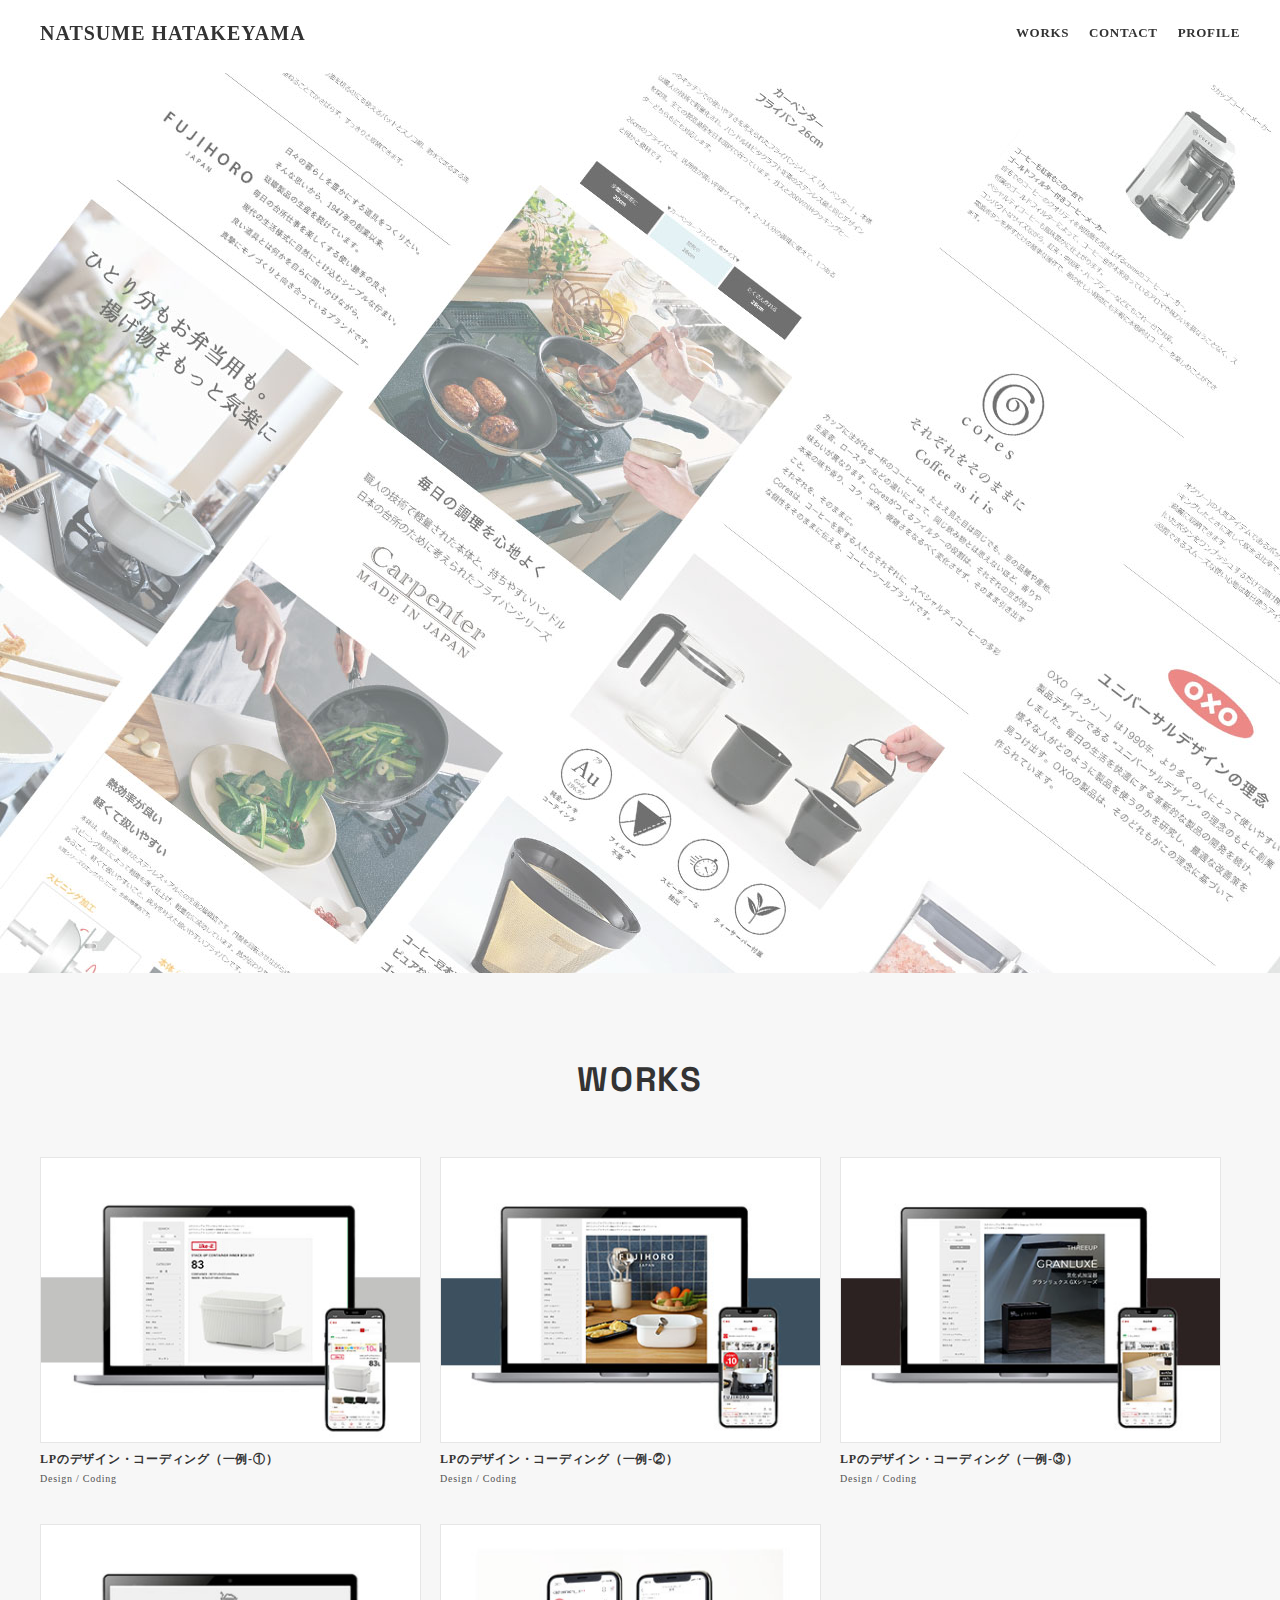
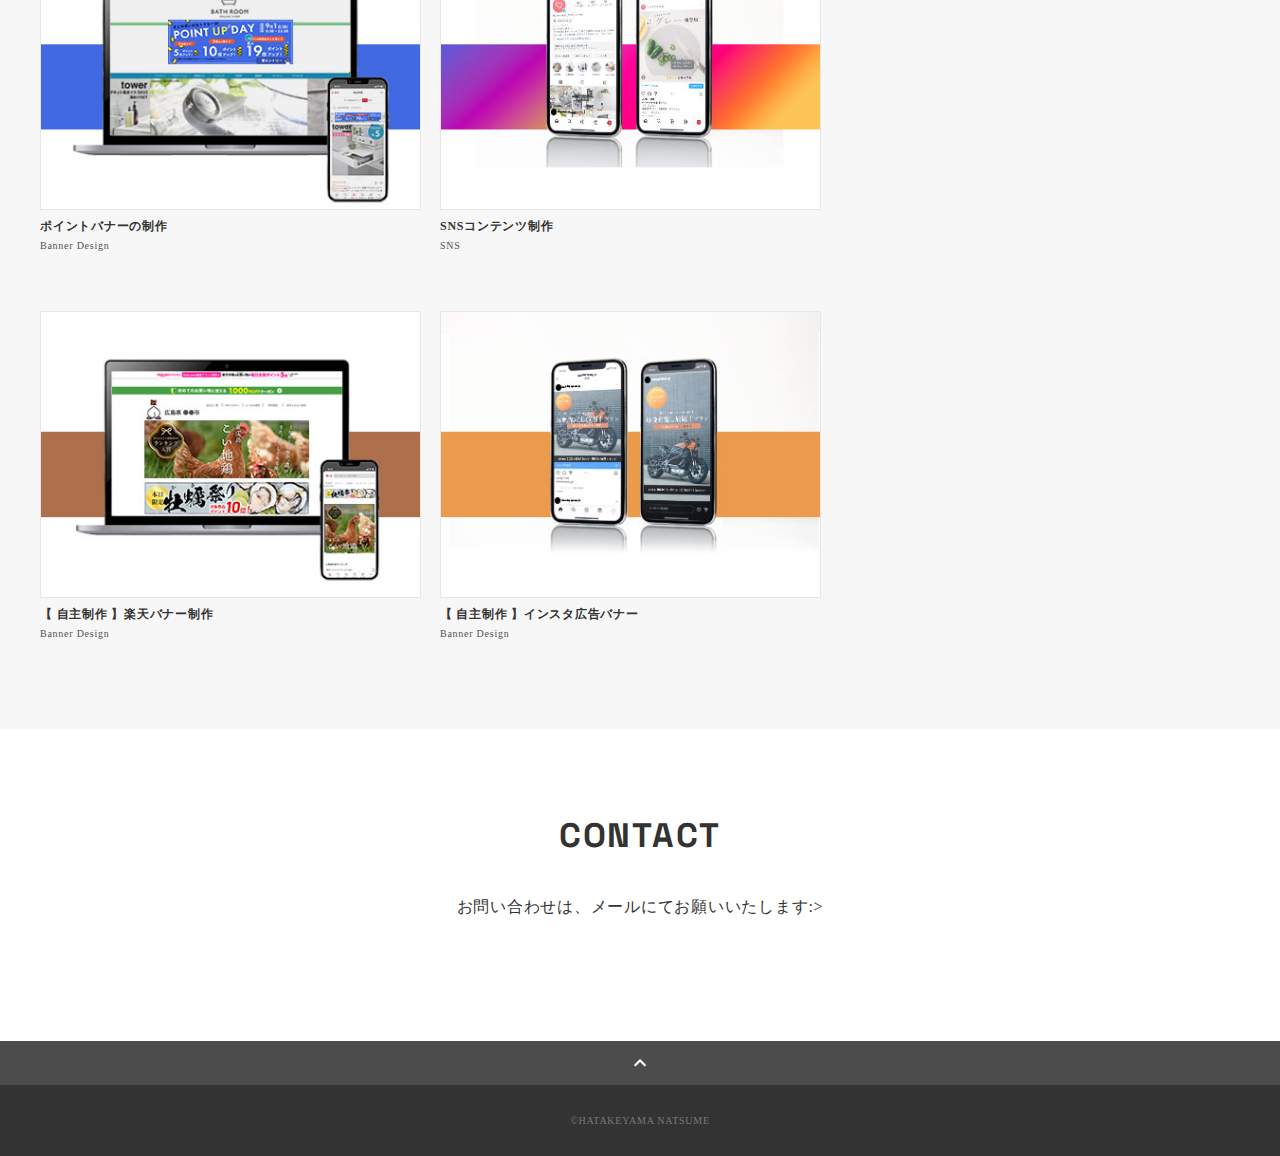
<file: index.html>
<!DOCTYPE html>
<html>

<head>
  <meta charset="utf-8">
  <meta name="viewport" content="width=device-width,initial-scale=1">
  <meta property='og:type' content='website'>
  <meta property='og:title' content='WebデザイナーNATSUME HATAKEYMA ポートフォリオ'>
  <meta property='og:url' content='URLが入る'>
  <meta property='og:description' content='NATSUME HATAKEYMAのポートフォリオサイトです。'>
  <meta property="og:image" content="img/ogp.png">
  <meta name="description" content="NATSUME HATAKEYMAのポートフォリオサイトです" />
  <title>NATSUME HATAKEYMA ポートフォリオ</title>
  <link rel="preconnect" href="https://fonts.gstatic.com">
  <link href="https://fonts.googleapis.com/css2?family=Montserrat:wght@400;700&display=swap" rel="stylesheet">
  <link href="https://fonts.googleapis.com/css?family=Material+Icons+Outlined" rel="stylesheet">
  <link href="css/ress.css" media="all" rel="stylesheet" type="text/css" />
  <link href="css/style.css" media="all" rel="stylesheet" type="text/css" />
  <link rel="shortcut icon" href="favicon/favicon.ico" />
  <link rel=”canonical” href=”URLが入る” />

   <!--ファビコン-->
   <link rel="apple-touch-icon" sizes="180x180" href="favicon/apple-touch-icon.png">
   <link rel="icon" type="image/png" sizes="32x32" href="favicon/favicon-16x16.png">
   <link rel="icon" type="image/png" sizes="16x16" href="favicon/favicon-32x32.png">
   <link rel="manifest" href="/site.webmanifest">
   <meta name="msapplication-TileColor" content="#da532c">
   <meta name="theme-color" content="#ffffff">
<!-- Googleフォント↓ -->
  <link rel="preconnect" href="https://fonts.googleapis.com">
<link rel="preconnect" href="https://fonts.gstatic.com" crossorigin>
<link href="https://fonts.googleapis.com/css2?family=Space+Grotesk:wght@700&display=swap" rel="stylesheet">
</head>

<body>
  <div class="wrapper">

    <!-- header -->
    <header class="header ">
      <div class="container">
        <h1 class="header-logo">
          <a href=".">NATSUME HATAKEYAMA</a>
        </h1>
        <nav class="gnav">
          <ul class="gnav-list">
            <li class="gnav-item"><a href="#works">WORKS</a></li>
            <li class="gnav-item"><a href="#contact">CONTACT</a></li>
            <li class="gnav-item"><a href="profile.html">PROFILE</a></li>
          </ul>
        </nav>
      </div>
    </header>
    <!-- /header -->

    <main class="content">

      <!-- mv -->
      <div class="mv">
        <div class="mv-container">
          <p class="name-tytle-2">
            <span class="slide-in leftAnime">
              <span class="slide-in_inner leftAnimeInner" style="font-size: 6rem;">EC × Design</span>
            </span>
          </p>
          <p class="name-tytle-1">
            <span class="slide-in leftAnime">
              <span class="slide-in_inner leftAnimeInner" style="font-size: 1rem; line-height: 2;">webデザイナー畠山夏芽のポートフォリオサイトです。<br>
                <br></span>
            </span>
          </p>
        </div>
      </div>
      <!-- /mv -->

      <!-- works -->
      <section class="works section" id="works">
        <div class="container">
          <p class="title-p">
          <h2 class="title">WORKS</h2>
        </p>
          <div class="works-list">
            <!--<a class="works-item" href="works-page1.html">
              <div class="works-img"><img src="img/works-sam01.jpg" alt="" /></div>
              <p class="works-name">楽天自社運用店舗の<br>特集ページ企画・デザイン</p>
              <p class="works-info">Planning / Design / Coding</p>
            </a>-->
            <a class="works-item" href="works-page2.html">
              <div class="works-img"><img src="img/works-sam02.jpg" alt="" /></div>
              <p class="works-name">LPのデザイン・コーディング（一例-①）</p>
              <p class="works-info">Design / Coding</p>
            </a>
            <a class="works-item" href="works-page3.html">
              <div class="works-img"><img src="img/works-sam03.jpg" alt="" /></div>
              <p class="works-name">LPのデザイン・コーディング（一例-②）</p>
              <p class="works-info">Design / Coding</p>
            </a>
            <a class="works-item" href="works-page8.html">
              <div class="works-img"><img src="img/works-sam08.jpg" alt="" /></div>
              <p class="works-name">LPのデザイン・コーディング（一例-③）</p>
              <p class="works-info">Design / Coding</p>
            </a>
            <a class="works-item" href="works-page4.html">
              <div class="works-img"><img src="img/works-sam04.jpg" alt="" /></div>
              <p class="works-name">ポイントバナーの制作</p>
              <p class="works-info">Banner Design</p>
            </a>
            <a class="works-item" href="works-page7.html">
              <div class="works-img"><img src="img/works-sam07.jpg" alt="" /></div>
              <p class="works-name">SNSコンテンツ制作
              </p>
              <p class="works-info">SNS</p>
            </a>
          </div>

          <div class="works-list">
            <a class="works-item" href="works-page5.html">
              <div class="works-img"><img src="img/works-sam05.jpg" alt="" /></div>
              <p class="works-name">【 自主制作 】楽天バナー制作</p>
              <p class="works-info">Banner Design</p>
            </a>
            <a class="works-item" href="works-page6.html">
              <div class="works-img"><img src="img/works-sam06.jpg" alt="" /></div>
              <p class="works-name">【 自主制作 】インスタ広告バナー</p>
              <p class="works-info">Banner Design</p>
            </a>
          </div>
        </div>
      </section>
      <!-- /works -->

      <!-- skill 

      <section class="skill section" id="skill">
        <div class="container">
          <h2 class="title">SKILL</h2>
          <div class="skill-list">
            <div class="skill-item">
              <p class="skill-img"><img src="img/icon01.png" alt=""></p>
              <div class="skill-body">
                <h3 class="skill-name">Photoshop<span style="font-size: small;">/実務使用2年以上</span></h3>
                <p class="skill-text">
                  LPの制作・バナーの作成・画像加工(切り抜き・合成・色調補正・修正)などが得意です。</p>
              </div>
            </div>
            <div class="skill-item">
              <p class="skill-img"><img src="img/icon02.png" alt=""></p>
              <div class="skill-body">
                <h3 class="skill-name">illustrator<span style="font-size: small;">/実務使用1年以上</span></h3>
                <p class="skill-text">
                  商品の図解イラストの作成や、バナーに挿入するイラストや図の作成ができます。<br> </p>
              </div>
            </div>
            <div class="skill-item">
              <p class="skill-img"><img src="img/icon04.png" alt=""></p>
              <div class="skill-body">
                <h3 class="skill-name">HTML5・CSS3<span style="font-size: small;">/実務使用2年以上</span></h3>
                <p class="skill-text">
                  基本的なwebページを1からコーティングできます。現在JavaScriptを勉強中。</p>
              </div>
            </div>
            <div class="skill-item">
              <p class="skill-img"><img src="img/icon05.png" alt=""></p>
              <div class="skill-body">
                <h3 class="skill-name">RMS<span style="font-size: small;">/実務使用2年以上</span>
                </h3>
                <p class="skill-text">
                  楽天RMSシステムを用いた商品登録、ページ作成及び更新、顧客対応（お問い合わせへの返信）ができます。</p>
              </div>
            </div>
            <div class="skill-item">
              <p class="skill-img"><img src="img/icon03.png" alt=""></p>
              <div class="skill-body">
                <h3 class="skill-name">After effects</h3>
                <p class="skill-text">
                  自作のイラストを用いた、カンタンなアニメーションの作成・動画のアイキャッチなどの作成ができます。</p>
              </div>
            </div>
          </div>
        </div>
      </section>

       /skill -->

      <!-- about 
      <section class="about section" id="about">
        <div class="container">
          <h2 class="title">ABOUT</h2>
          <div class="profile">
            <p class="profile-img">
              <img src="img/kao.png" alt="">
            </p>
            <div class="profile-body">
              <h2>
                <ruby>畠山 夏芽<rt>はたけやま なつめ</rt></ruby>
              </h2>
              <p>
                1998年生まれ 広島県出身。<br>
                高校卒業後、公務員として区役所市税事務所に勤務。<br>その後職業訓練校にてwebデザインを学び、現在はECサイトのwebデザイナーをしている。<br>
                自社で運営している楽天・ヤフーショップにてLPの制作・バナー作成・SNSの運用などを担当中。
              </p>
              <a class="contact-item" href="/profile.html" target="_blank" rel="noopener">詳しいプロフィールを見る→</a>
            </div>
          </div>
        </div>
      </section>
       /about -->

      <!-- contact -->
      <section class="contact section" id="contact">
        <div class="container">
          <h2 class="title">CONTACT</h2>
          <p class="lead">
            お問い合わせは、<br class="sp-only">メールにてお願いいたします:>
          </p>
          <!--<div class="contact-list">
            <span class="contact-item">xxxxxx@gmail.com</span>
          </div>-->
        </div>
      </section>
      <!-- /contact -->
      <div class="page-top" id="js-page-top">
        <span class="material-icons-outlined">expand_less</span>
      </div>
    </main>

    <!-- footer -->
    <footer class="footer">
      <div class="copyright">&copy;HATAKEYAMA NATSUME</div>
    </footer>
    <!-- /footer -->

  </div>
  <script src="https://ajax.googleapis.com/ajax/libs/jquery/3.6.0/jquery.min.js"></script>
  <script type='text/javascript' src="js/script.js"></script>
</body>

</html>
</file>
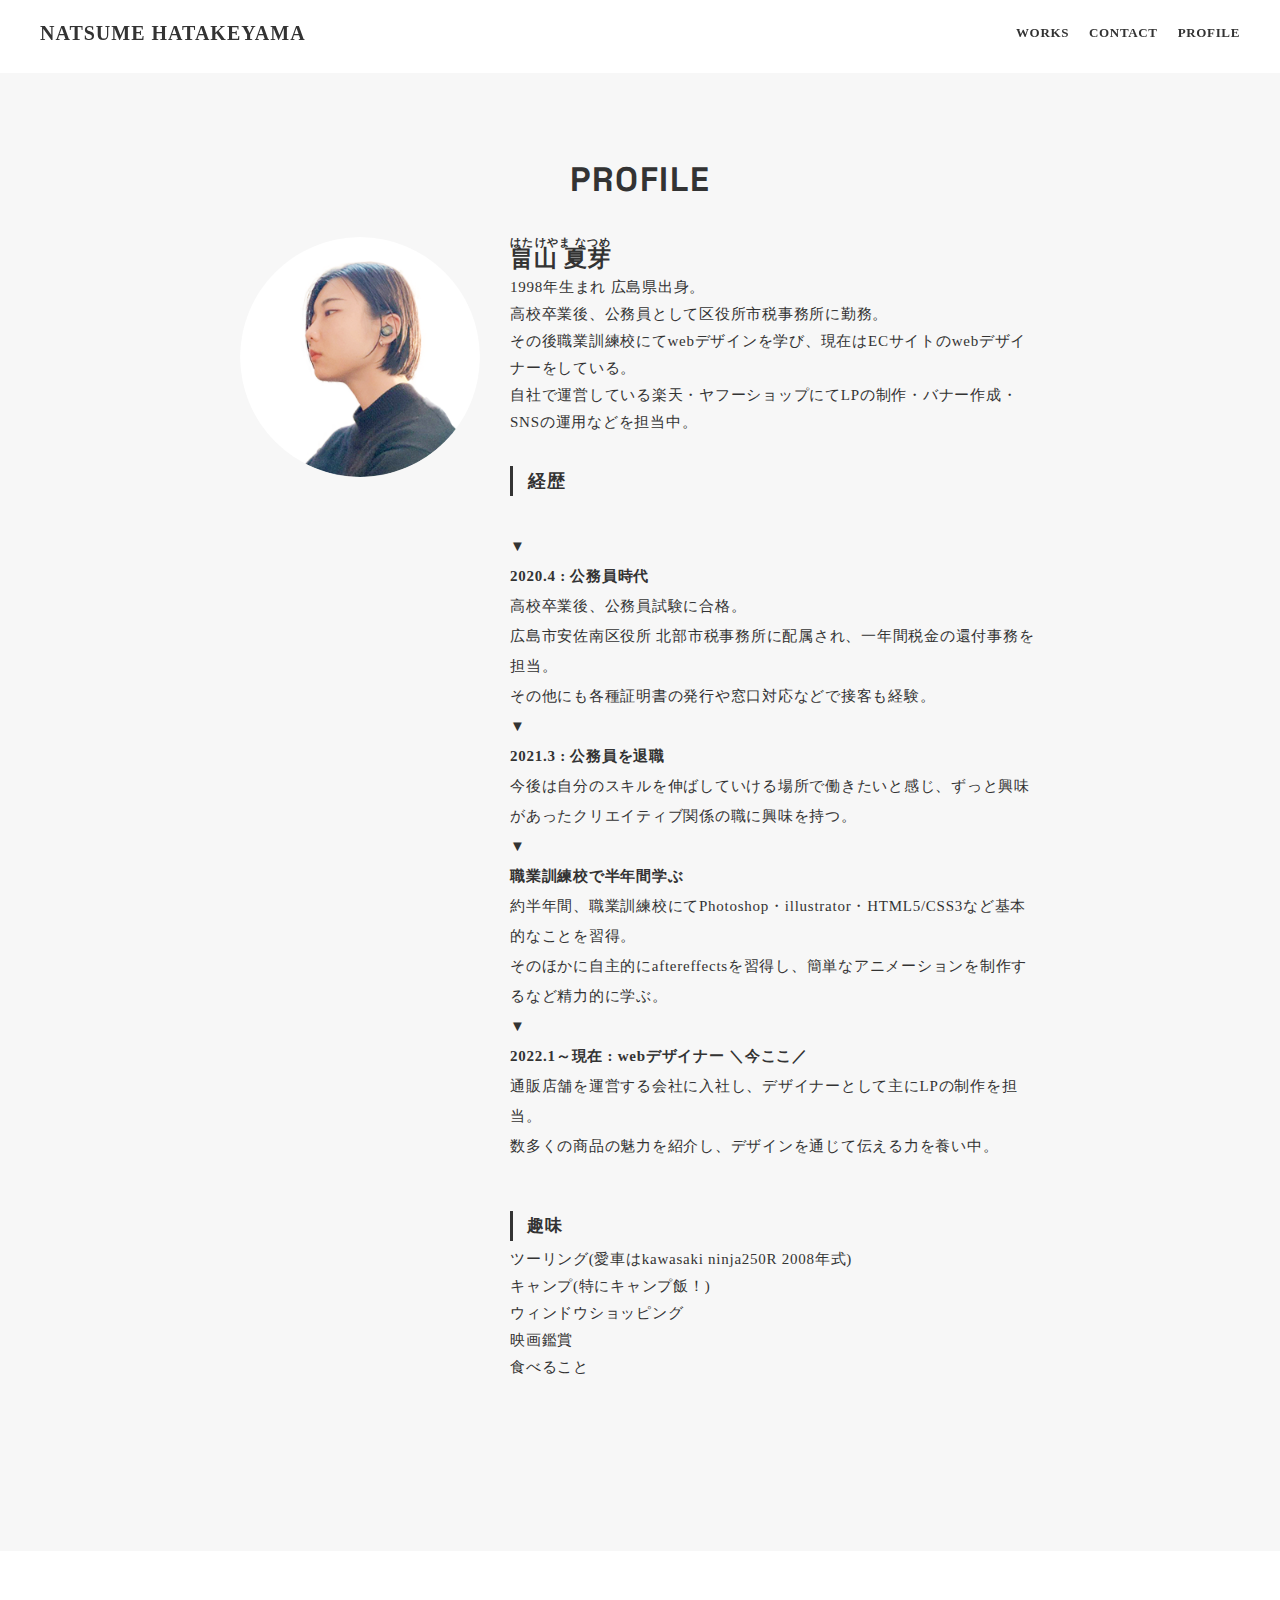
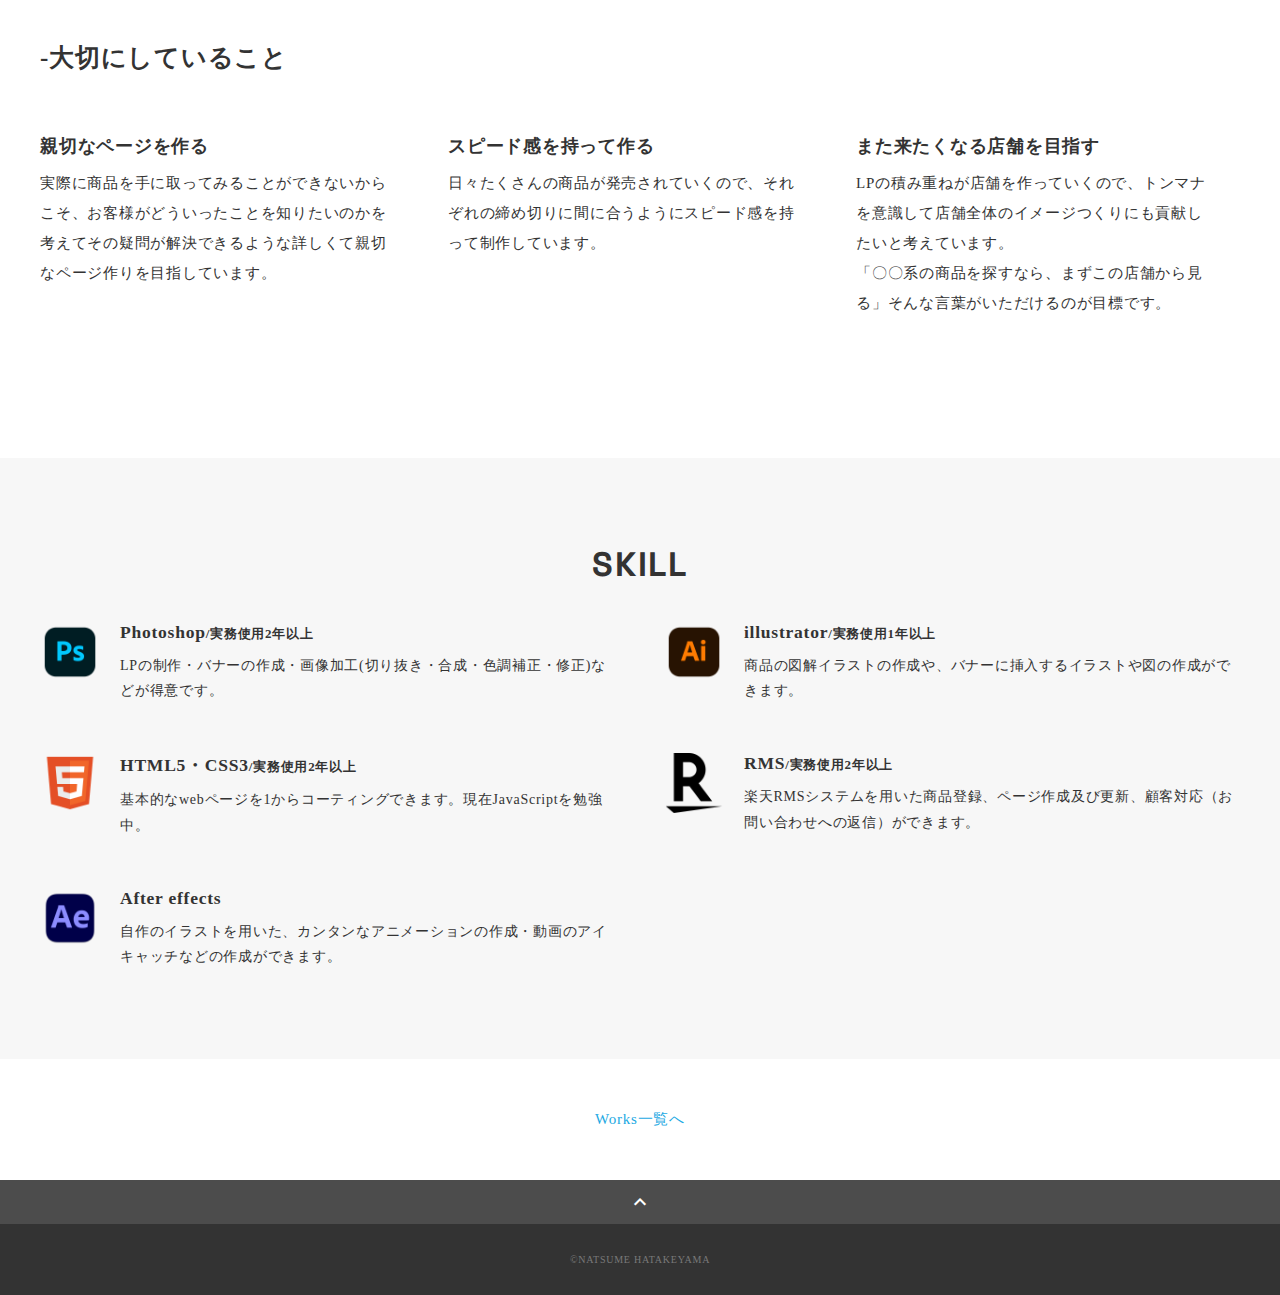
<file: profile.html>
<!DOCTYPE html>
<html>

<head>
  <meta charset="utf-8">
  <meta name="viewport" content="width=device-width,initial-scale=1">
  <meta property='og:type' content='website'>
  <meta property='og:title' content='WebデザイナーNATSUME HATAKEYMA ポートフォリオ'>
  <meta property='og:url' content='URLが入る'>
  <meta property='og:description' content='NATSUME HATAKEYMAのポートフォリオサイトです。'>
  <meta property="og:image" content="img/ogp.png">
  <meta name="description" content="NATSUME HATAKEYMAのポートフォリオサイトです" />
  <title>NATSUME HATAKEYMA ポートフォリオ</title>
  <link rel="preconnect" href="https://fonts.gstatic.com">
  <link href="https://fonts.googleapis.com/css2?family=Montserrat:wght@400;700&display=swap" rel="stylesheet">
  <link href="https://fonts.googleapis.com/css?family=Material+Icons+Outlined" rel="stylesheet">
  <link href="css/ress.css" media="all" rel="stylesheet" type="text/css" />
  <link href="css/style.css" media="all" rel="stylesheet" type="text/css" />
  <link rel="shortcut icon" href="favicon/favicon.ico" />
  <link rel=”canonical” href=”URLが入る” />

  <!--ファビコン-->
  <link rel="apple-touch-icon" sizes="180x180" href="favicon/apple-touch-icon.png">
  <link rel="icon" type="image/png" sizes="32x32" href="favicon/favicon-16x16.png">
  <link rel="icon" type="image/png" sizes="16x16" href="favicon/favicon-32x32.png">
  <link rel="manifest" href="/site.webmanifest">
  <meta name="msapplication-TileColor" content="#da532c">
  <meta name="theme-color" content="#ffffff">
  <!-- Googleフォント↓ -->
  <link rel="preconnect" href="https://fonts.googleapis.com">
  <link rel="preconnect" href="https://fonts.gstatic.com" crossorigin>
  <link href="https://fonts.googleapis.com/css2?family=Space+Grotesk:wght@700&display=swap" rel="stylesheet">
</head>

<body>
  <div class="wrapper">

    <!-- header -->
    <header class="header ">
      <div class="container">
        <h1 class="header-logo">
          <a href=".">NATSUME HATAKEYAMA</a>
        </h1>
        <nav class="gnav">
          <ul class="gnav-list">
            <li class="gnav-item"><a href="/index.html#works">WORKS</a></li>
            <li class="gnav-item"><a href="/index.html#contact">CONTACT</a></li>
            <li class="gnav-item"><a href="profile.html">PROFILE</a></li>
          </ul>
        </nav>
      </div>
    </header>
    <!-- /header -->

    <main class="content">
      <!-- PROFILE -->
      <section class="about section" id="about">
        <div class="container">
          <h2 class="title">PROFILE</h2>
          <div class="profile">
            <div class="profile-img">
              <img src="img/kao.png" alt="">
            </div>
            <div class="profile-body">


              <h2>
                <ruby>畠山 夏芽<rt>はたけやま なつめ</rt></ruby>
              </h2>
              <p>
                1998年生まれ 広島県出身。<br>
                高校卒業後、公務員として区役所市税事務所に勤務。<br>その後職業訓練校にてwebデザインを学び、現在はECサイトのwebデザイナーをしている。<br>
                自社で運営している楽天・ヤフーショップにてLPの制作・バナー作成・SNSの運用などを担当中。
              </p>
              <article class="article-body">
                <div class="profile-p">
                  <h3 style="font-size: larger;">経歴</h3><br>
                  <!--<p><b>2017.3 : 高等学校卒業</b><br>
                    高校卒業後、家庭の経済事情により大学には進学せずしばらくアルバイト生活を送る。<br>
                    ▼<br><b>2018.3</b><br>
                    いくつかアルバイトを経験した後人の役に立てる実感のある仕事をと考え、結果公務員を目指すことに。<br>
                    アルバイトは続けながら専門学校に通って勉強を頑張る。<br> -->
                    ▼<br><b>2020.4 : 公務員時代</b><br>
                    高校卒業後、公務員試験に合格。<br>
                    広島市安佐南区役所 北部市税事務所に配属され、一年間税金の還付事務を担当。<br>
                    その他にも各種証明書の発行や窓口対応などで接客も経験。<br>
                    ▼<br><b>2021.3 : 公務員を退職</b><br>
                    今後は自分のスキルを伸ばしていける場所で働きたいと感じ、ずっと興味があったクリエイティブ関係の職に興味を持つ。<br>
                    ▼<br><b>職業訓練校で半年間学ぶ</b><br>
                    約半年間、職業訓練校にてPhotoshop・illustrator・HTML5/CSS3など基本的なことを習得。<br>そのほかに自主的にaftereffectsを習得し、簡単なアニメーションを制作するなど精力的に学ぶ。
                    <br>
                    ▼<br><b>2022.1～現在 : webデザイナー ＼今ここ／</b><br>
                    通販店舗を運営する会社に入社し、デザイナーとして主にLPの制作を担当。<br>
                    数多くの商品の魅力を紹介し、デザインを通じて伝える力を養い中。
                  </p>
                </div>

                <!--<div class="profile-p">
                  <h3>性格</h3>
                  <p>打たれ弱いけど諦めない
                  </p>
                </div>-->

                <div class="profile-p">
                  <h3>趣味</h3>
                  <p>ツーリング(愛車はkawasaki ninja250R 2008年式)<br>
                    キャンプ(特にキャンプ飯！)<br>
                    ウィンドウショッピング<br>
                    映画鑑賞<br>
                    食べること
                  </p>
                </div>

                <!--<div class="profile-p">
                  <h3>今後の目標</h3>
                  <p>・30歳になるまでに新店舗のトップページデザインを任せてもらえるまでにデザイナーとしての力をつけること。<br>
                    ・商品開発にも携われるようになること。<br>
                    ・大型二輪の免許をとること。</p>
                </div>-->

              </article>
            </div>
          </div>
        </div>
      </section>
      <!-- /PROFILE -->
       <!--ABOUT -->
      <section class="about section">
        <div class="container">
          <!--<h2 class="title">ABOUT</h2>
          <h4 style="font-size: 45px;">届けるを大切にしたい。</h4><br><br>
          <p style="font-size: 18px; line-height: 200%;"><b>
            ただ“売ること”を目的にするのではなく、<br>自分が作ったページから商品を買っていただいたお客様の生活が<br>
            素敵で楽しいものになってくれるといいなと思い日々制作しています。
              </b>

            <br><br><br>-->
            <h4 style="font-size: 25px;">-大切にしていること</h4>
            <div class="profile-list">
              <div class="profile-item">
                <p class="profile-p-tytle">親切なページを作る</p>
                <p class="profile-p">
                  実際に商品を手に取ってみることができないからこそ、お客様がどういったことを知りたいのかを考えてその疑問が解決できるような詳しくて親切なページ作りを目指しています。
                </p>
              </div>
              <div class="profile-item">
                <p class="profile-p-tytle">スピード感を持って作る</p>
                <p class="profile-p">
                  日々たくさんの商品が発売されていくので、それぞれの締め切りに間に合うようにスピード感を持って制作しています。
                </p>
              </div>
              <div class="profile-item">
                <p class="profile-p-tytle">また来たくなる店舗を目指す</p>
                <p class="profile-p">
                  LPの積み重ねが店舗を作っていくので、トンマナを意識して店舗全体のイメージつくりにも貢献したいと考えています。<br>
                  「〇〇系の商品を探すなら、まずこの店舗から見る」そんな言葉がいただけるのが目標です。
                </p>
              </div>
            </div>

          </p>
        </div>
      </section>

      <!-- /ABOUT -->

      <!-- skill -->

      <section class="skill section" id="skill">
        <div class="container">
          <h2 class="title">SKILL</h2>
          <div class="skill-list">
            <div class="skill-item">
              <p class="skill-img"><img src="img/icon01.png" alt=""></p>
              <div class="skill-body">
                <h3 class="skill-name">Photoshop<span style="font-size: small;">/実務使用2年以上</span></h3>
                <p class="skill-text">
                  LPの制作・バナーの作成・画像加工(切り抜き・合成・色調補正・修正)などが得意です。</p>
              </div>
            </div>
            <div class="skill-item">
              <p class="skill-img"><img src="img/icon02.png" alt=""></p>
              <div class="skill-body">
                <h3 class="skill-name">illustrator<span style="font-size: small;">/実務使用1年以上</span></h3>
                <p class="skill-text">
                  商品の図解イラストの作成や、バナーに挿入するイラストや図の作成ができます。<br> </p>
              </div>
            </div>
            <div class="skill-item">
              <p class="skill-img"><img src="img/icon04.png" alt=""></p>
              <div class="skill-body">
                <h3 class="skill-name">HTML5・CSS3<span style="font-size: small;">/実務使用2年以上</span></h3>
                <p class="skill-text">
                  基本的なwebページを1からコーティングできます。現在JavaScriptを勉強中。</p>
              </div>
            </div>
            <div class="skill-item">
              <p class="skill-img"><img src="img/icon05.png" alt=""></p>
              <div class="skill-body">
                <h3 class="skill-name">RMS<span style="font-size: small;">/実務使用2年以上</span>
                </h3>
                <p class="skill-text">
                  楽天RMSシステムを用いた商品登録、ページ作成及び更新、顧客対応（お問い合わせへの返信）ができます。</p>
              </div>
            </div>
            <div class="skill-item">
              <p class="skill-img"><img src="img/icon03.png" alt=""></p>
              <div class="skill-body">
                <h3 class="skill-name">After effects</h3>
                <p class="skill-text">
                  自作のイラストを用いた、カンタンなアニメーションの作成・動画のアイキャッチなどの作成ができます。</p>
              </div>
            </div>
          </div>
        </div>
      </section>
      <!-- /skill -->


      <div class="home-link"><br><br><br>
        <a href="./#works">Works一覧へ</a>
      </div>
      <br><br><br>

      <div class="page-top" id="js-page-top">
        <span class="material-icons-outlined">expand_less</span>
      </div>
    </main>

    <!-- footer -->
    <footer class="footer">
      <div class="copyright">&copy;NATSUME HATAKEYAMA</div>
    </footer>
    <!-- /footer -->

  </div>
  <script src="https://ajax.googleapis.com/ajax/libs/jquery/3.5.1/jquery.min.js"></script>
  <script type='text/javascript' src="js/script.js"></script>
</body>

</html>
</file>
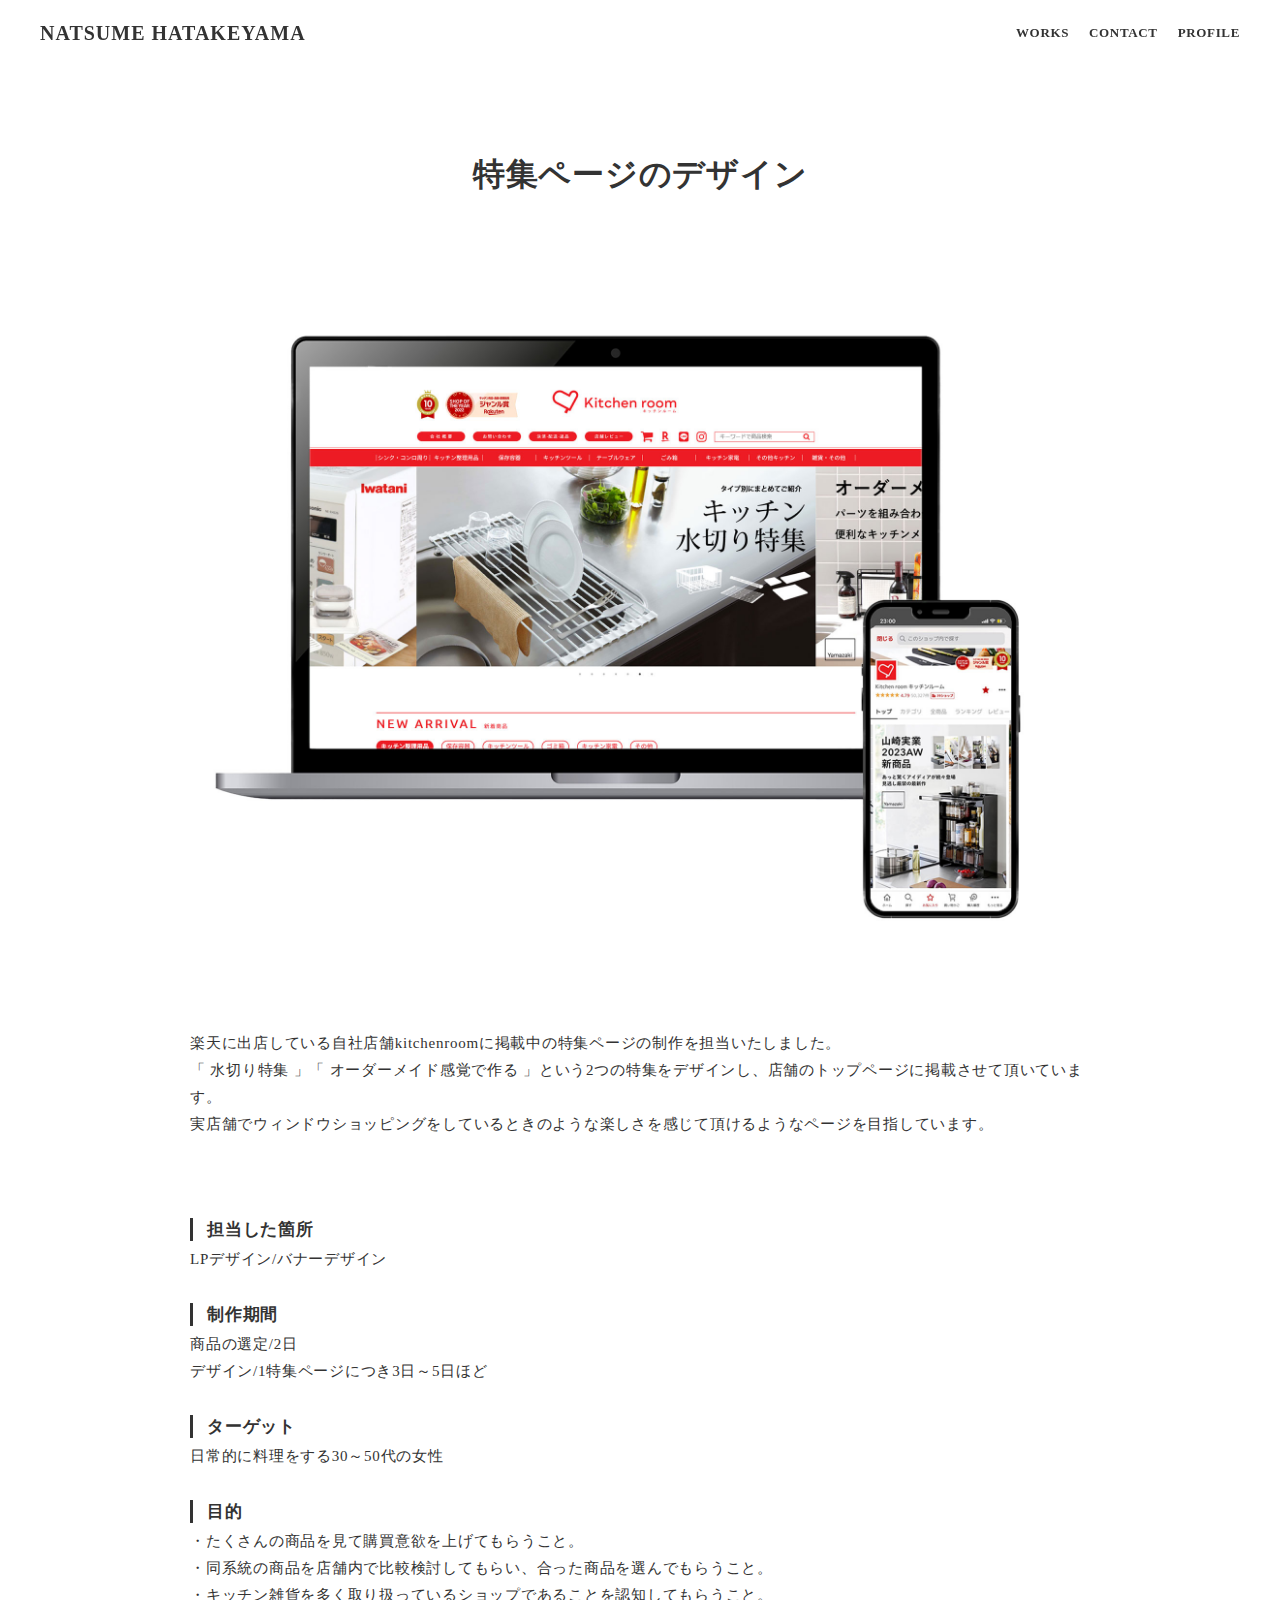
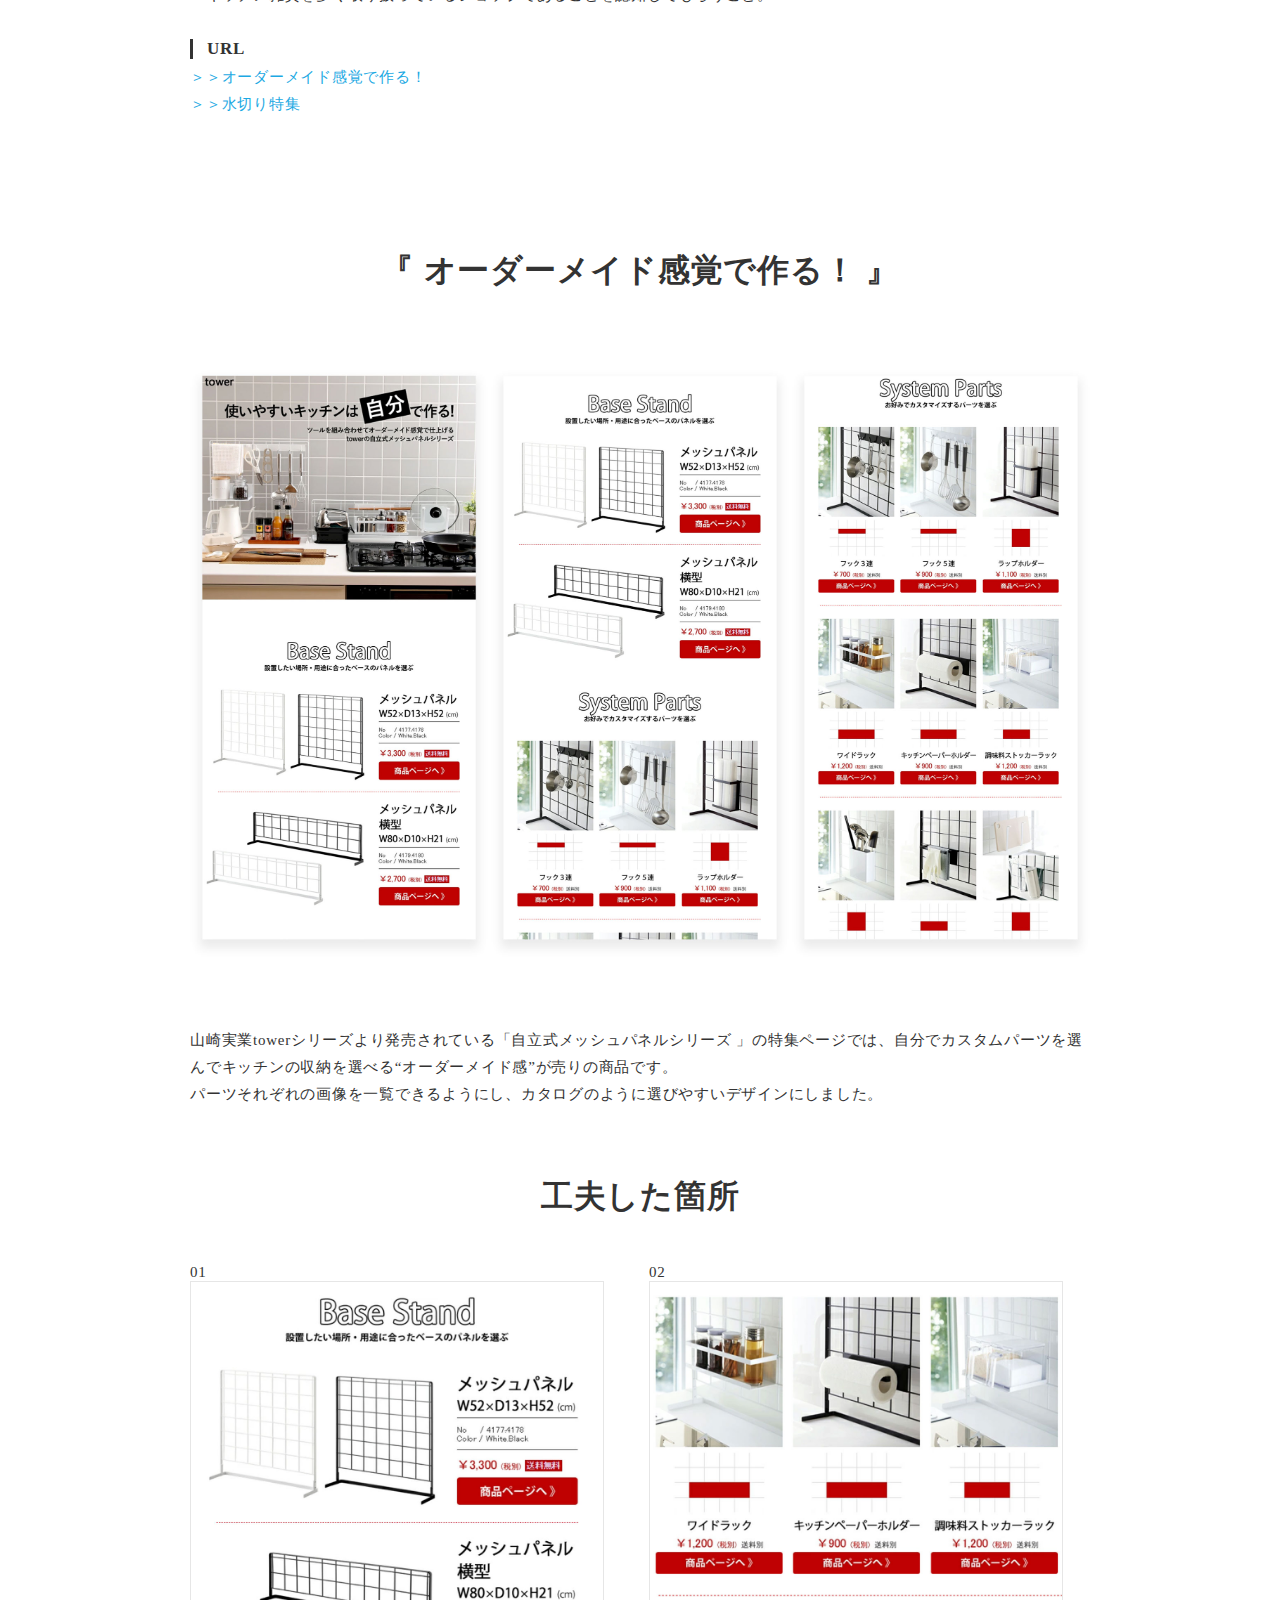
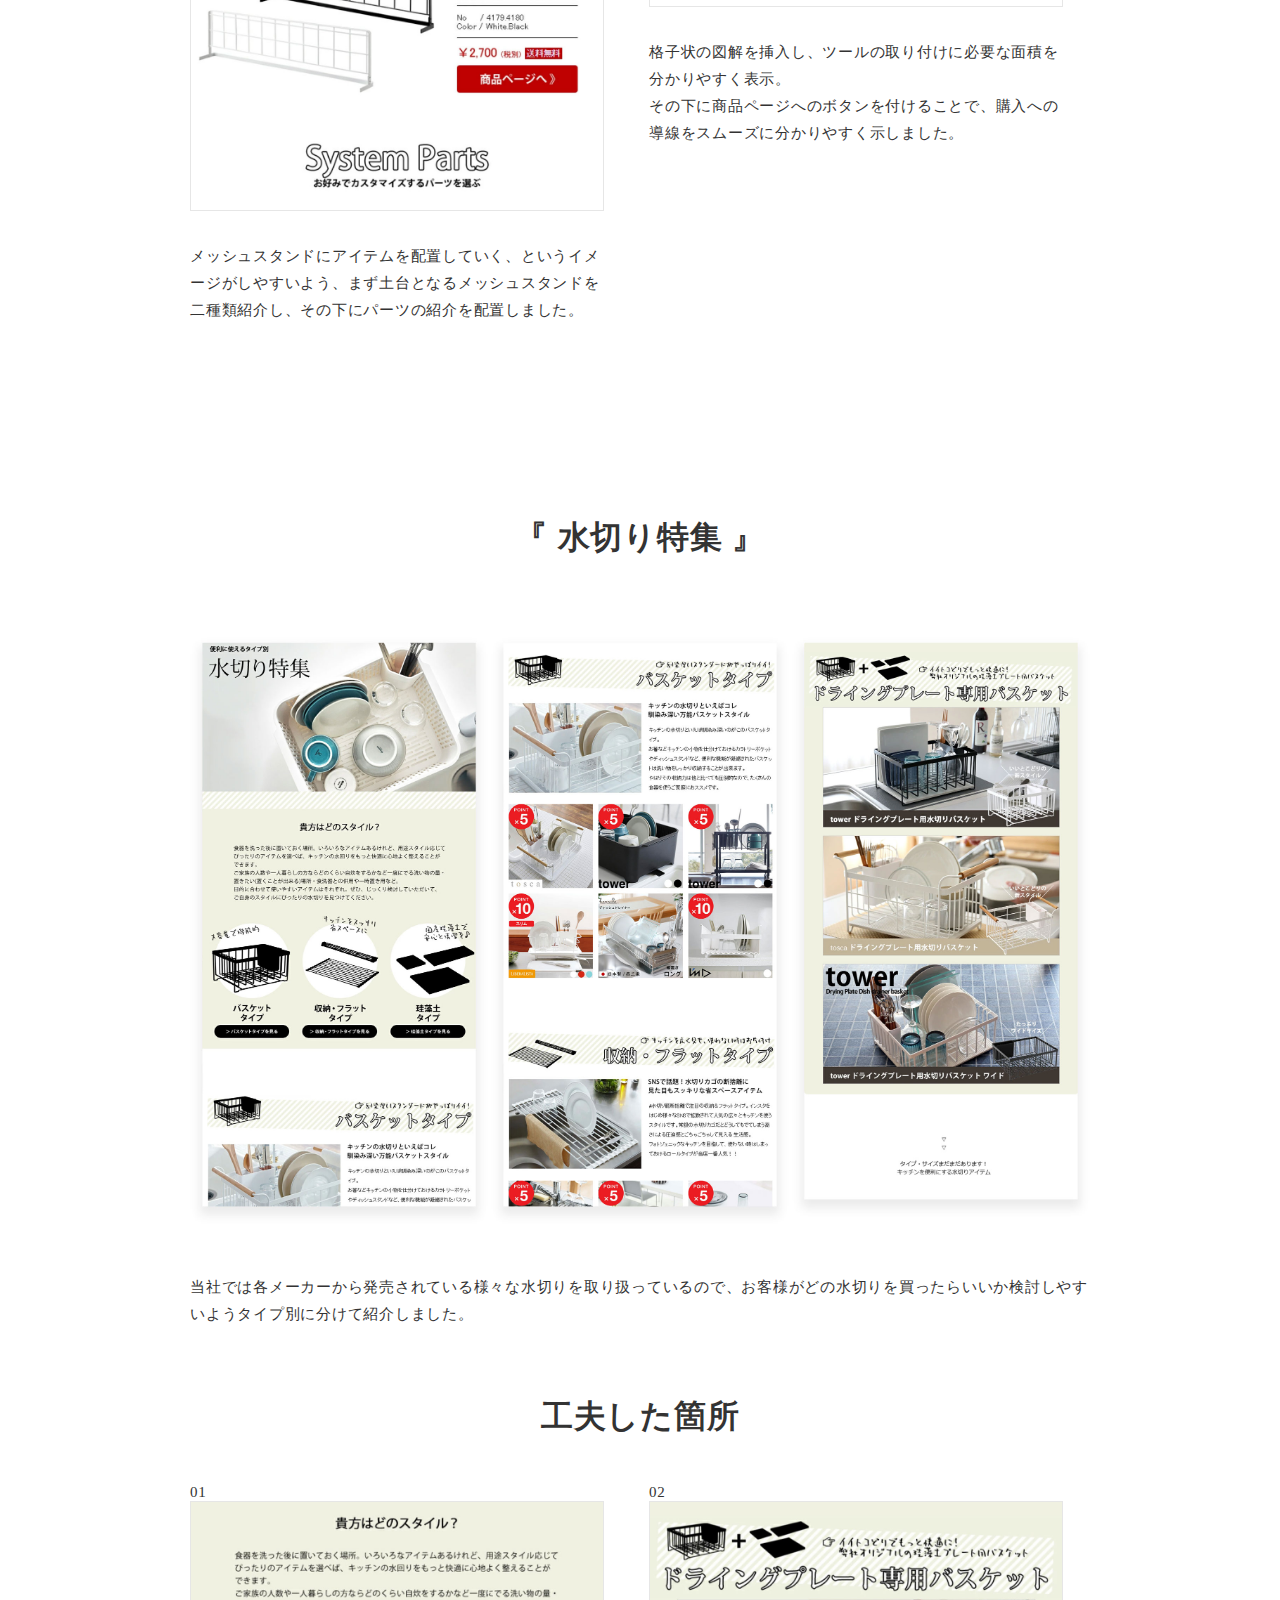
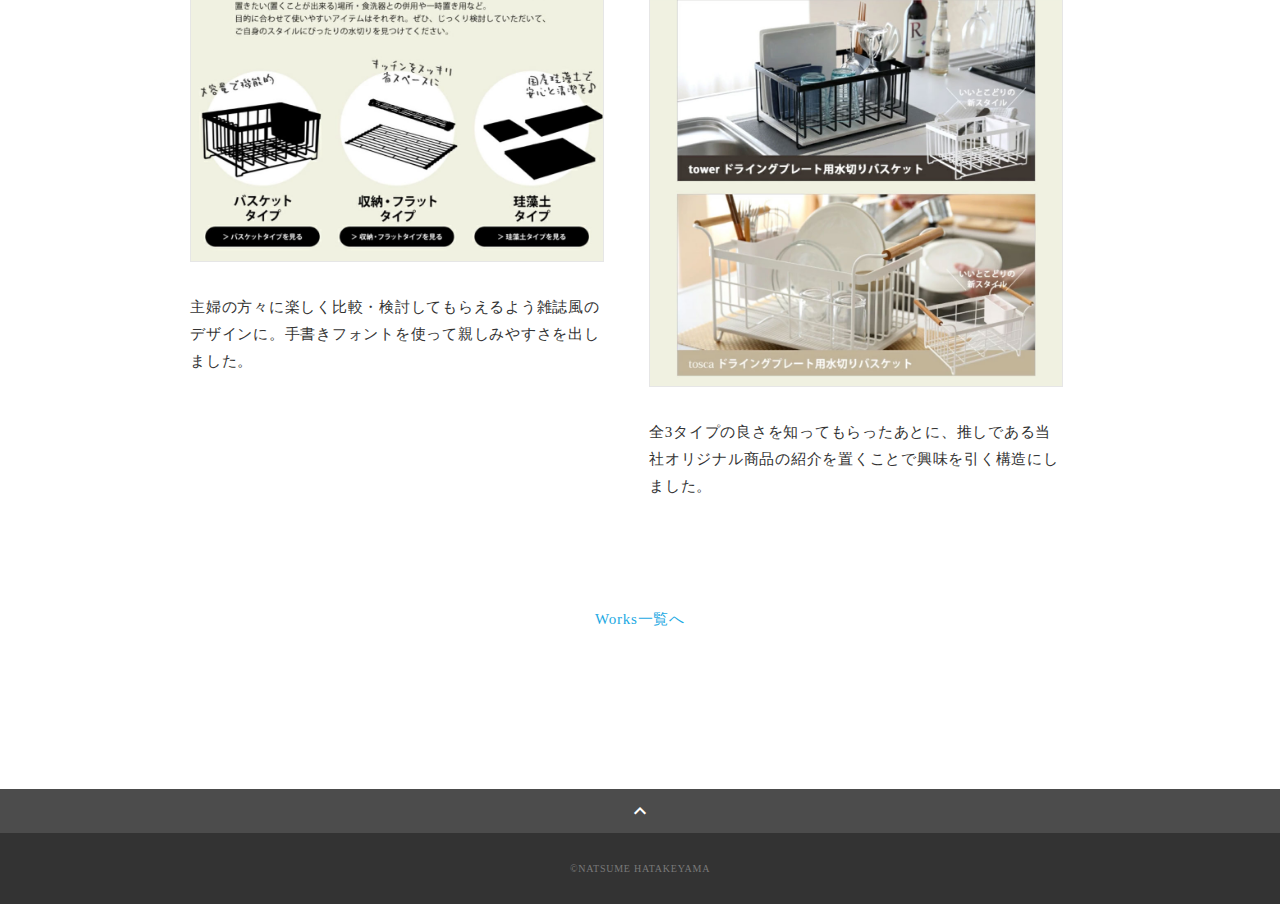
<file: works-page1.html>
<!DOCTYPE html>
<html>

<head>
  <meta charset="utf-8">
  <meta name="viewport" content="width=device-width,initial-scale=1">
  <meta property='og:type' content='website'>
  <meta property='og:title' content='WebデザイナーNATSUME HATAKEYMA ポートフォリオ'>
  <meta property='og:url' content='URLが入る'>
  <meta property='og:description' content='NATSUME HATAKEYMAのポートフォリオサイトです。'>
  <meta property="og:image" content="img/ogp.png">
  <meta name="description" content="NATSUME HATAKEYMAのポートフォリオサイトです" />
  <title>NATSUME HATAKEYMA ポートフォリオ</title>
  <link rel="preconnect" href="https://fonts.gstatic.com">
  <link href="https://fonts.googleapis.com/css2?family=Montserrat:wght@400;700&display=swap" rel="stylesheet">
  <link href="https://fonts.googleapis.com/css?family=Material+Icons+Outlined" rel="stylesheet">
  <link href="css/ress.css" media="all" rel="stylesheet" type="text/css" />
  <link href="css/style.css" media="all" rel="stylesheet" type="text/css" />
  <link rel="shortcut icon" href="favicon/favicon.ico" />
  <link rel=”canonical” href=”URLが入る” />

  <!--ファビコン-->
  <link rel="apple-touch-icon" sizes="180x180" href="favicon/apple-touch-icon.png">
  <link rel="icon" type="image/png" sizes="32x32" href="favicon/favicon-16x16.png">
  <link rel="icon" type="image/png" sizes="16x16" href="favicon/favicon-32x32.png">
  <link rel="manifest" href="/site.webmanifest">
  <meta name="msapplication-TileColor" content="#da532c">
  <meta name="theme-color" content="#ffffff">
  <!-- Googleフォント↓ -->
  <link rel="preconnect" href="https://fonts.googleapis.com">
  <link rel="preconnect" href="https://fonts.gstatic.com" crossorigin>
  <link href="https://fonts.googleapis.com/css2?family=Space+Grotesk:wght@700&display=swap" rel="stylesheet">
</head>

<body>
  <div class="wrapper">

    <!-- header -->
    <header class="header ">
      <div class="container">
        <h1 class="header-logo">
          <a href=".">NATSUME HATAKEYAMA</a>
        </h1>
        <nav class="gnav">
          <ul class="gnav-list">
            <li class="gnav-item"><a href="/index.html#works">WORKS</a></li>
            <li class="gnav-item"><a href="/index.html#contact">CONTACT</a></li>
            <li class="gnav-item"><a href="profile.html">PROFILE</a></li>
          </ul>
        </nav>
      </div>
    </header>
    <!-- /header -->

    <main class="content">

      <article class="article">
        <div class="article-container">
          <h2 class="article-title">特集ページのデザイン</h2>
          <img src="img/works-01-01.jpg" style="margin-bottom:50px ;">


          <div class="article-body">
            <p>
              楽天に出店している自社店舗kitchenroomに掲載中の特集ページの制作を担当いたしました。<br>
              「 水切り特集 」「 オーダーメイド感覚で作る 」という2つの特集をデザインし、店舗のトップページに掲載させて頂いています。<br>
              実店舗でウィンドウショッピングをしているときのような楽しさを感じて頂けるようなページを目指しています。<br>
            </p>
          </div>
          <div class="article-body">
            <h3>担当した箇所</h3>
            <p>LPデザイン/バナーデザイン</p>
            <h3>制作期間</h3>
            <p>商品の選定/2日<br>
              デザイン/1特集ページにつき3日～5日ほど
            </p>
            <h3>ターゲット</h3>
            <p>日常的に料理をする30～50代の女性</p>
            <h3>目的</h3>
            <p>・たくさんの商品を見て購買意欲を上げてもらうこと。<br>
              ・同系統の商品を店舗内で比較検討してもらい、合った商品を選んでもらうこと。<br>
              ・キッチン雑貨を多く取り扱っているショップであることを認知してもらうこと。</p>
            <h3>URL</h3>
            <p><a href="https://item.rakuten.co.jp/kaguzaku/c/0000001028/" target="_blank"
                rel="noopener">＞＞オーダーメイド感覚で作る！</a><br>
              <a href="https://item.rakuten.co.jp/kaguzaku/c/0000000879/" target="_blank" rel="noopener">＞＞水切り特集</a>
            </p>
          </div>
          <!--ここから-->
          <p>
            <br><br><br>
          <h2 class="article-title">『 オーダーメイド感覚で作る！ 』</h2>

          <div class="article-body">
            <img src="img/works-01-03.jpg" style="margin-bottom:50px ;" ここにデザインカンプ>
            <p>
              山崎実業towerシリーズより発売されている「自立式メッシュパネルシリーズ
              」の特集ページでは、自分でカスタムパーツを選んでキッチンの収納を選べる“オーダーメイド感”が売りの商品です。<br>
              パーツそれぞれの画像を一覧できるようにし、カタログのように選びやすいデザインにしました。
            </p>

            <h2 class="article-title"><br>工夫した箇所</h2>

            <div class="topdesign-list">
              <div class="topdesign-item">
                <div class="topdesign-img">
                  01
                  <img src="img/works-01-04.jpg" style="margin-bottom:30px;" ここにデザインカンプ>
                </div>
                <p class="topdesigns-p">
                  メッシュスタンドにアイテムを配置していく、というイメージがしやすいよう、まず土台となるメッシュスタンドを二種類紹介し、その下にパーツの紹介を配置しました。
                  </p>
              </div>
              <div class="topdesign-item">
                <div class="topdesign-img">
                  02
                  <img src="img/works-01-05.jpg" style="margin-bottom:30px ;" ここにデザインカンプ>
                </div>
                <p class="topdesigns-p">格子状の図解を挿入し、ツールの取り付けに必要な面積を分かりやすく表示。<br>
                  その下に商品ページへのボタンを付けることで、購入への導線をスムーズに分かりやすく示しました。</p>
              </div>
            </div>
            <!--ここまで-->
            <br><br><br>
            <!--ここから-->
            <p>
              <br><br><br>
            <h2 class="article-title">『 水切り特集 』</h2>

            <div class="article-body">
              <img src="img/works-01-07.jpg" style="margin-bottom:30px ;" ここにデザインカンプ>
              <p>
                当社では各メーカーから発売されている様々な水切りを取り扱っているので、お客様がどの水切りを買ったらいいか検討しやすいようタイプ別に分けて紹介しました。
              </p>

              <h2 class="article-title"><br>工夫した箇所</h2>

              <div class="topdesign-list">
                <div class="topdesign-item">
                  <div class="topdesign-img">
                    01
                    <img src="img/works-01-08.jpg" style="margin-bottom:30px;" >
                  </div>
                  <p class="topdesigns-p">主婦の方々に楽しく比較・検討してもらえるよう雑誌風のデザインに。手書きフォントを使って親しみやすさを出しました。</p>
                </div>
                <div class="topdesign-item">
                  <div class="topdesign-img">
                    02
                    <img src="img/works-01-09.jpg" style="margin-bottom:30px ;" ここにデザインカンプ>
                  </div>
                  <p class="topdesigns-p">全3タイプの良さを知ってもらったあとに、推しである当社オリジナル商品の紹介を置くことで興味を引く構造にしました。</p>
                </div>
              </div>
              <!--ここまで-->
            </div>


            <div class="home-link">
              <a href="./#works">Works一覧へ</a>
            </div>
          </div>
      </article>

      <div class="page-top" id="js-page-top">
        <span class="material-icons-outlined">expand_less</span>
      </div>
    </main>

    <!-- footer -->
    <footer class="footer">
      <div class="copyright">&copy;NATSUME HATAKEYAMA</div>
    </footer>
    <!-- /footer -->

  </div>
  <script src="https://ajax.googleapis.com/ajax/libs/jquery/3.5.1/jquery.min.js"></script>
  <script type='text/javascript' src="js/script.js"></script>
</body>

</html>
</file>
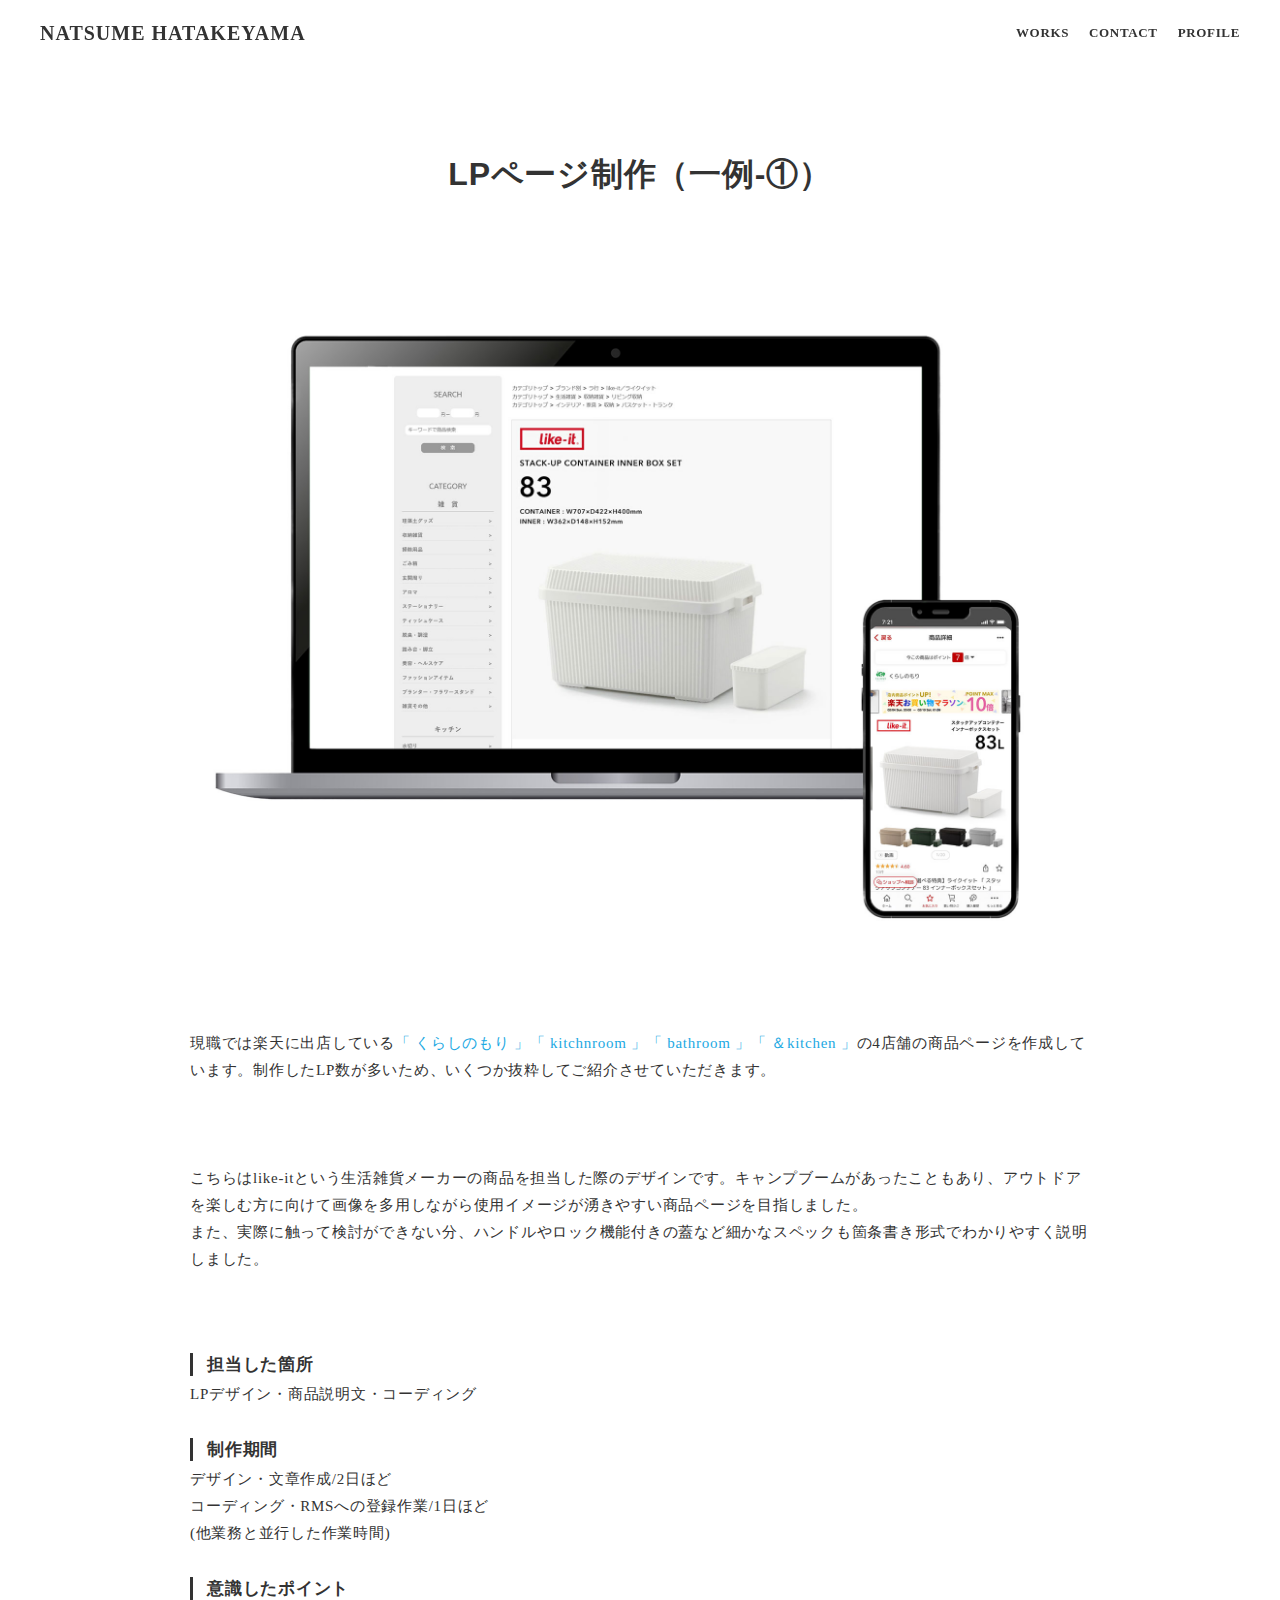
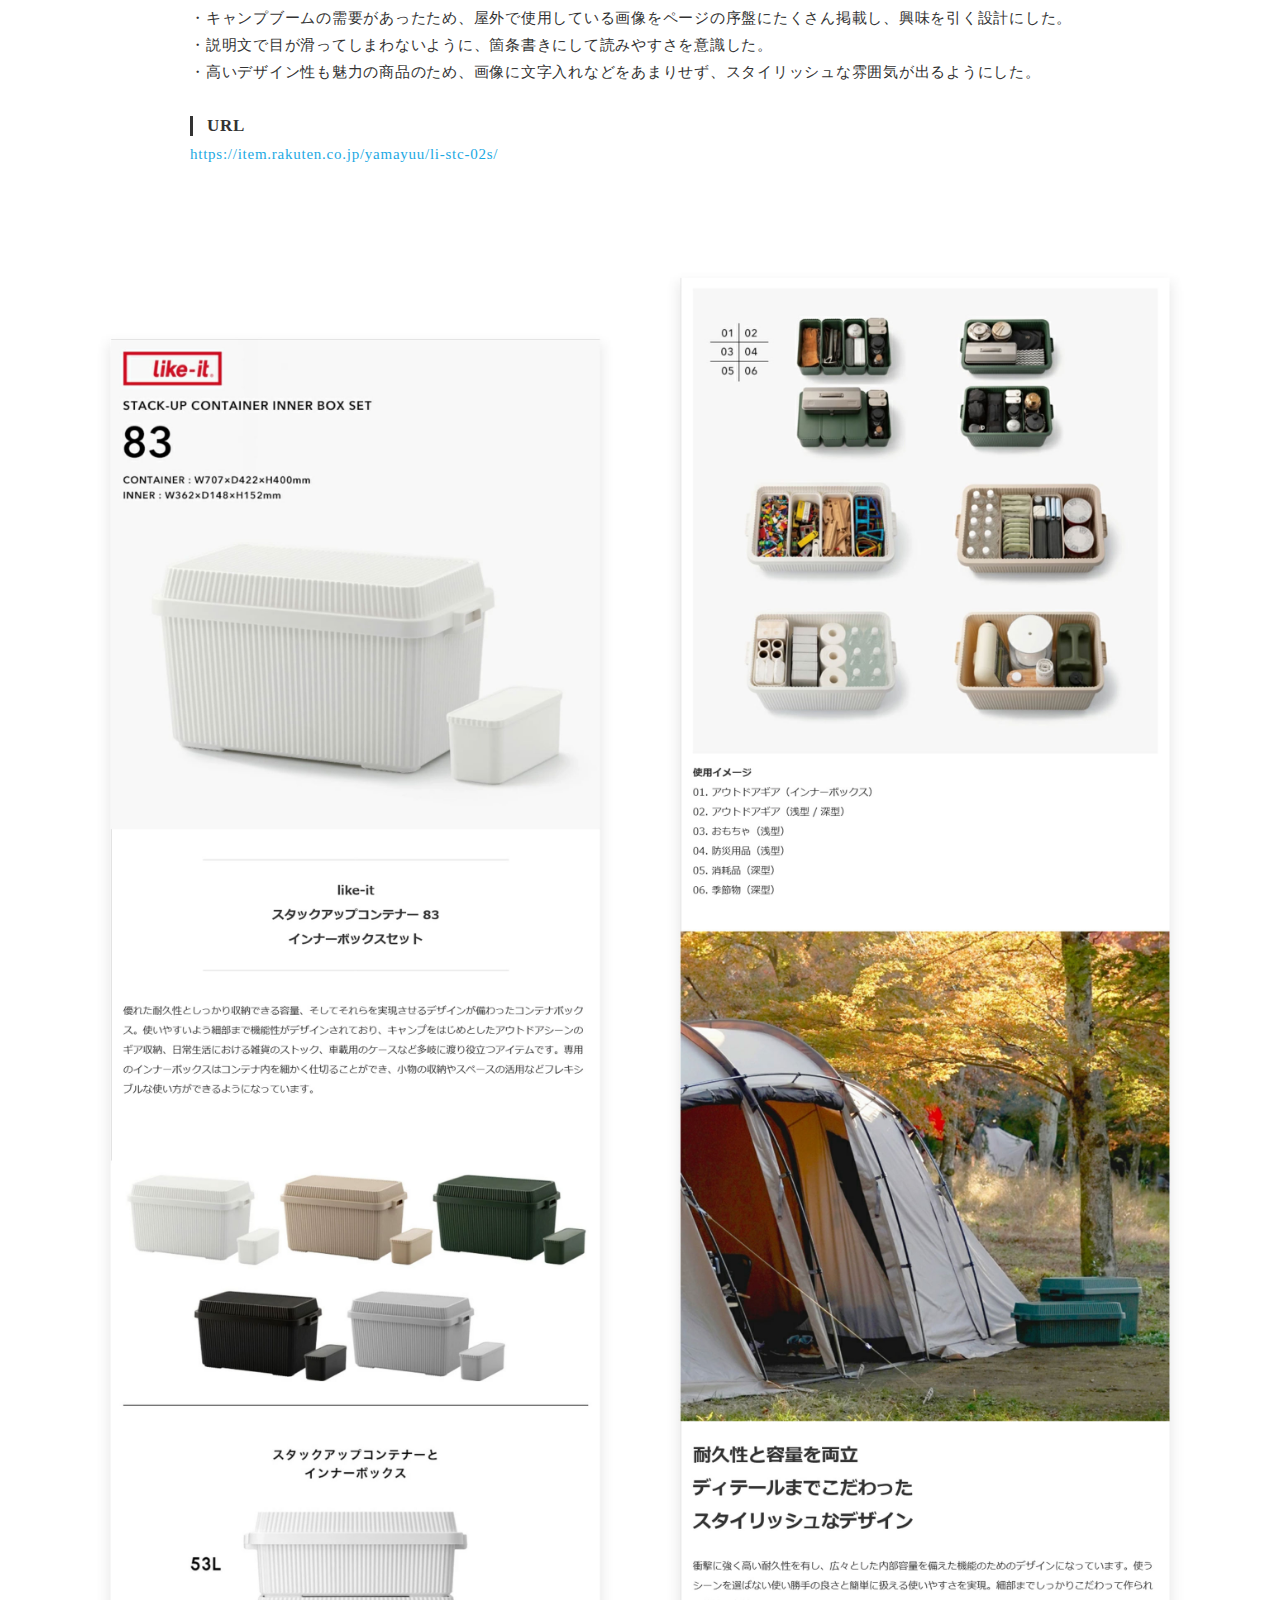
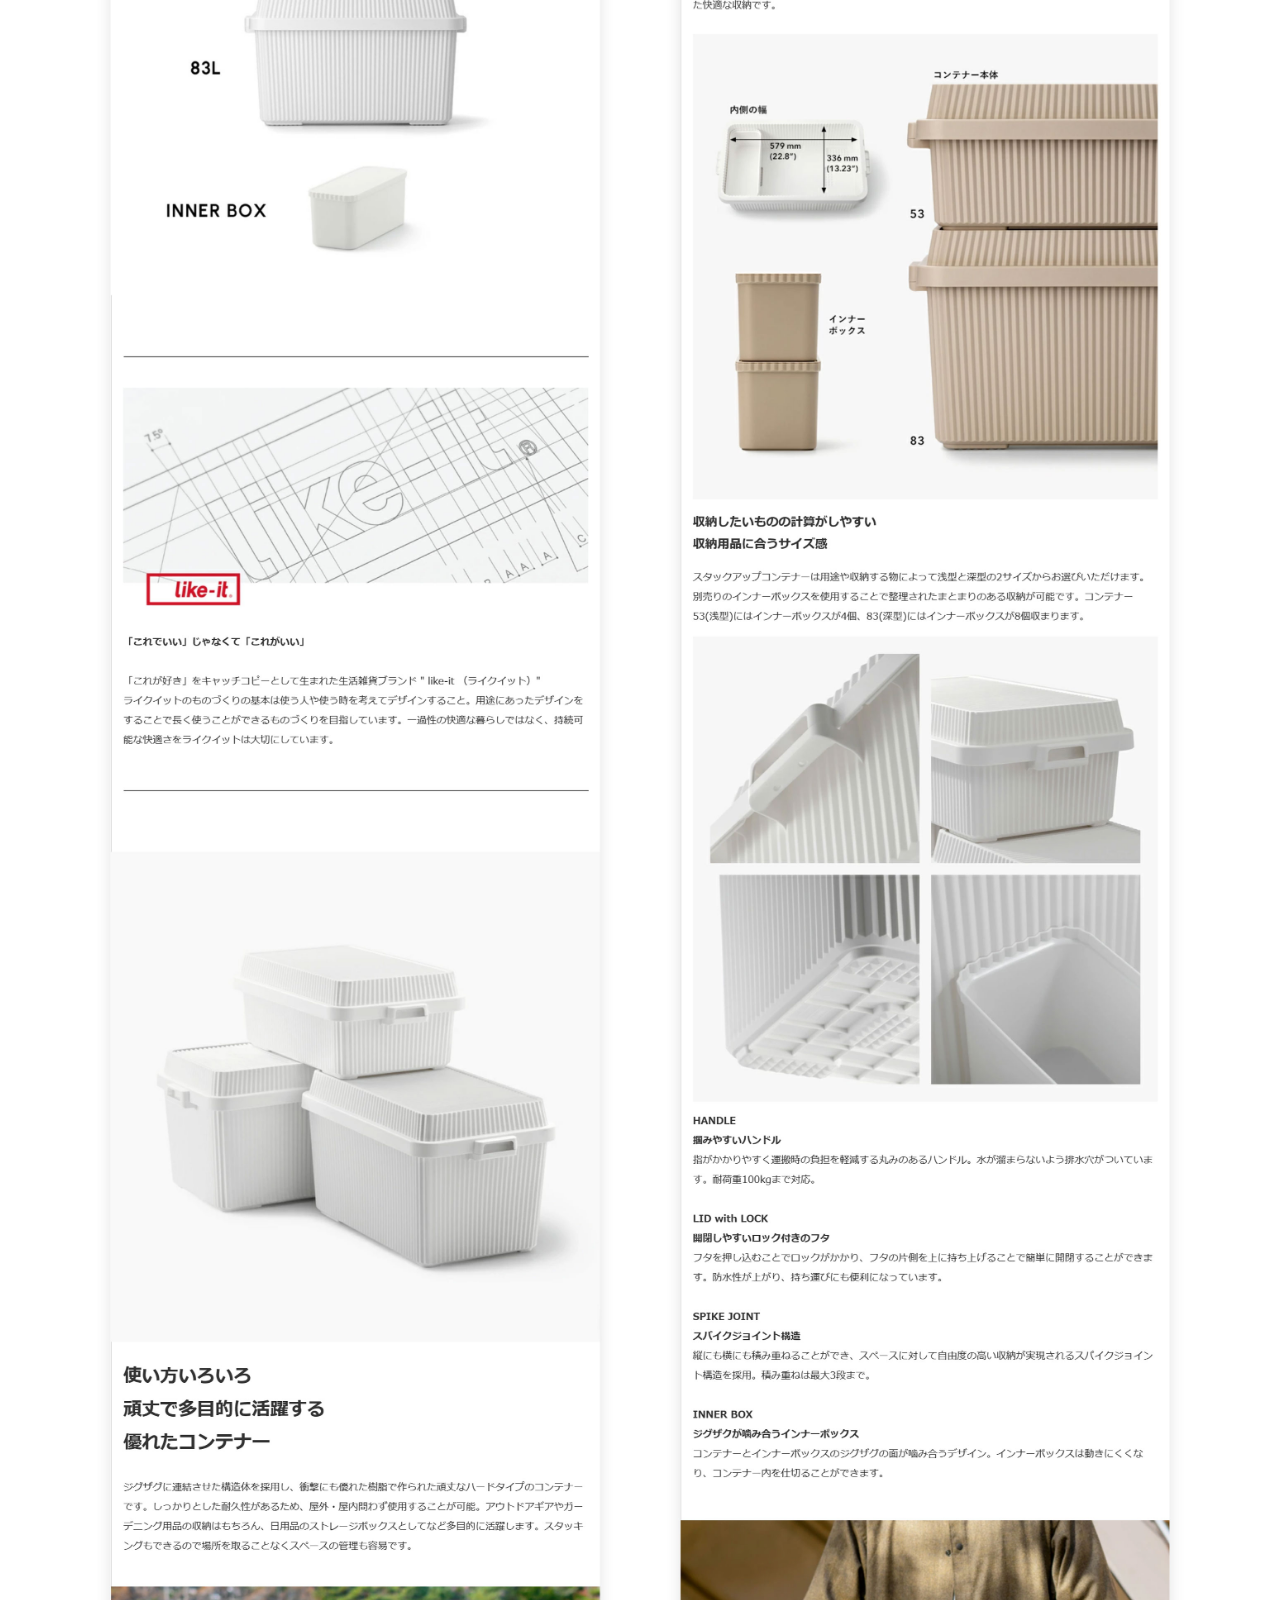
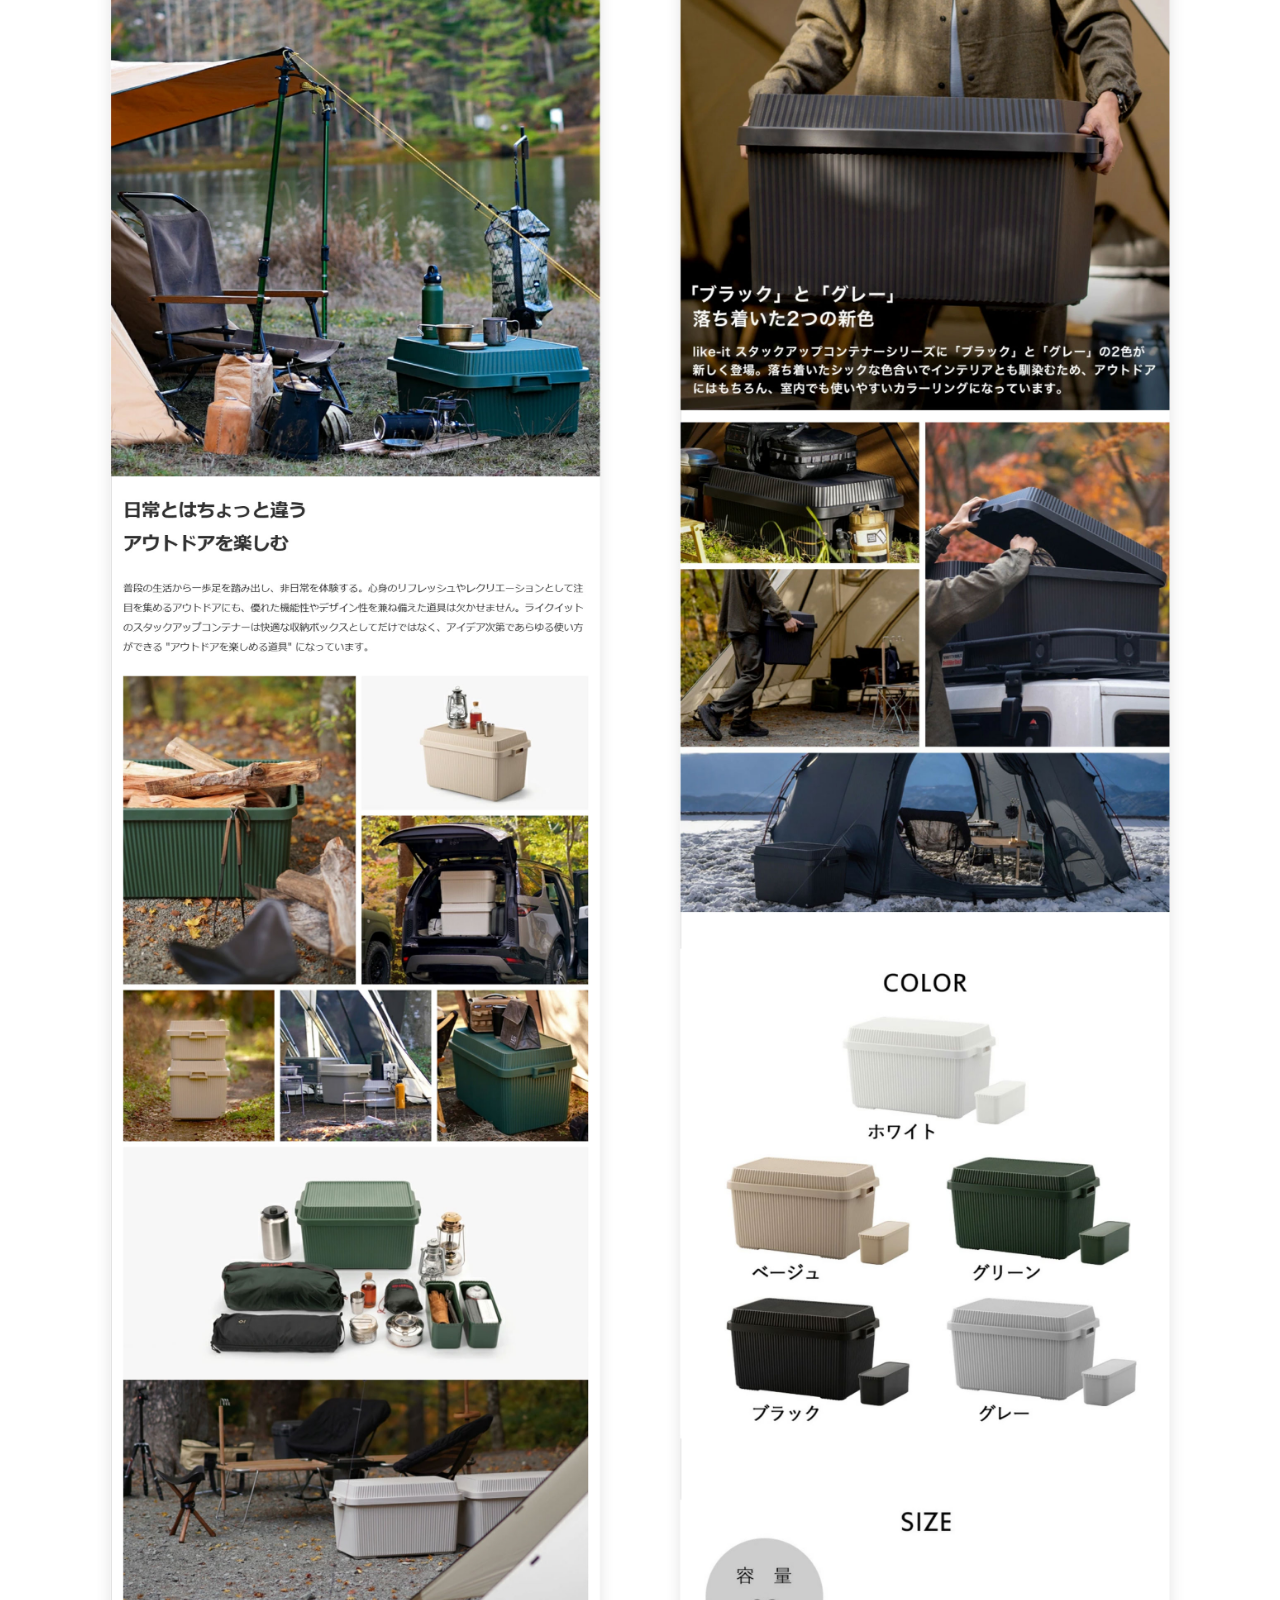
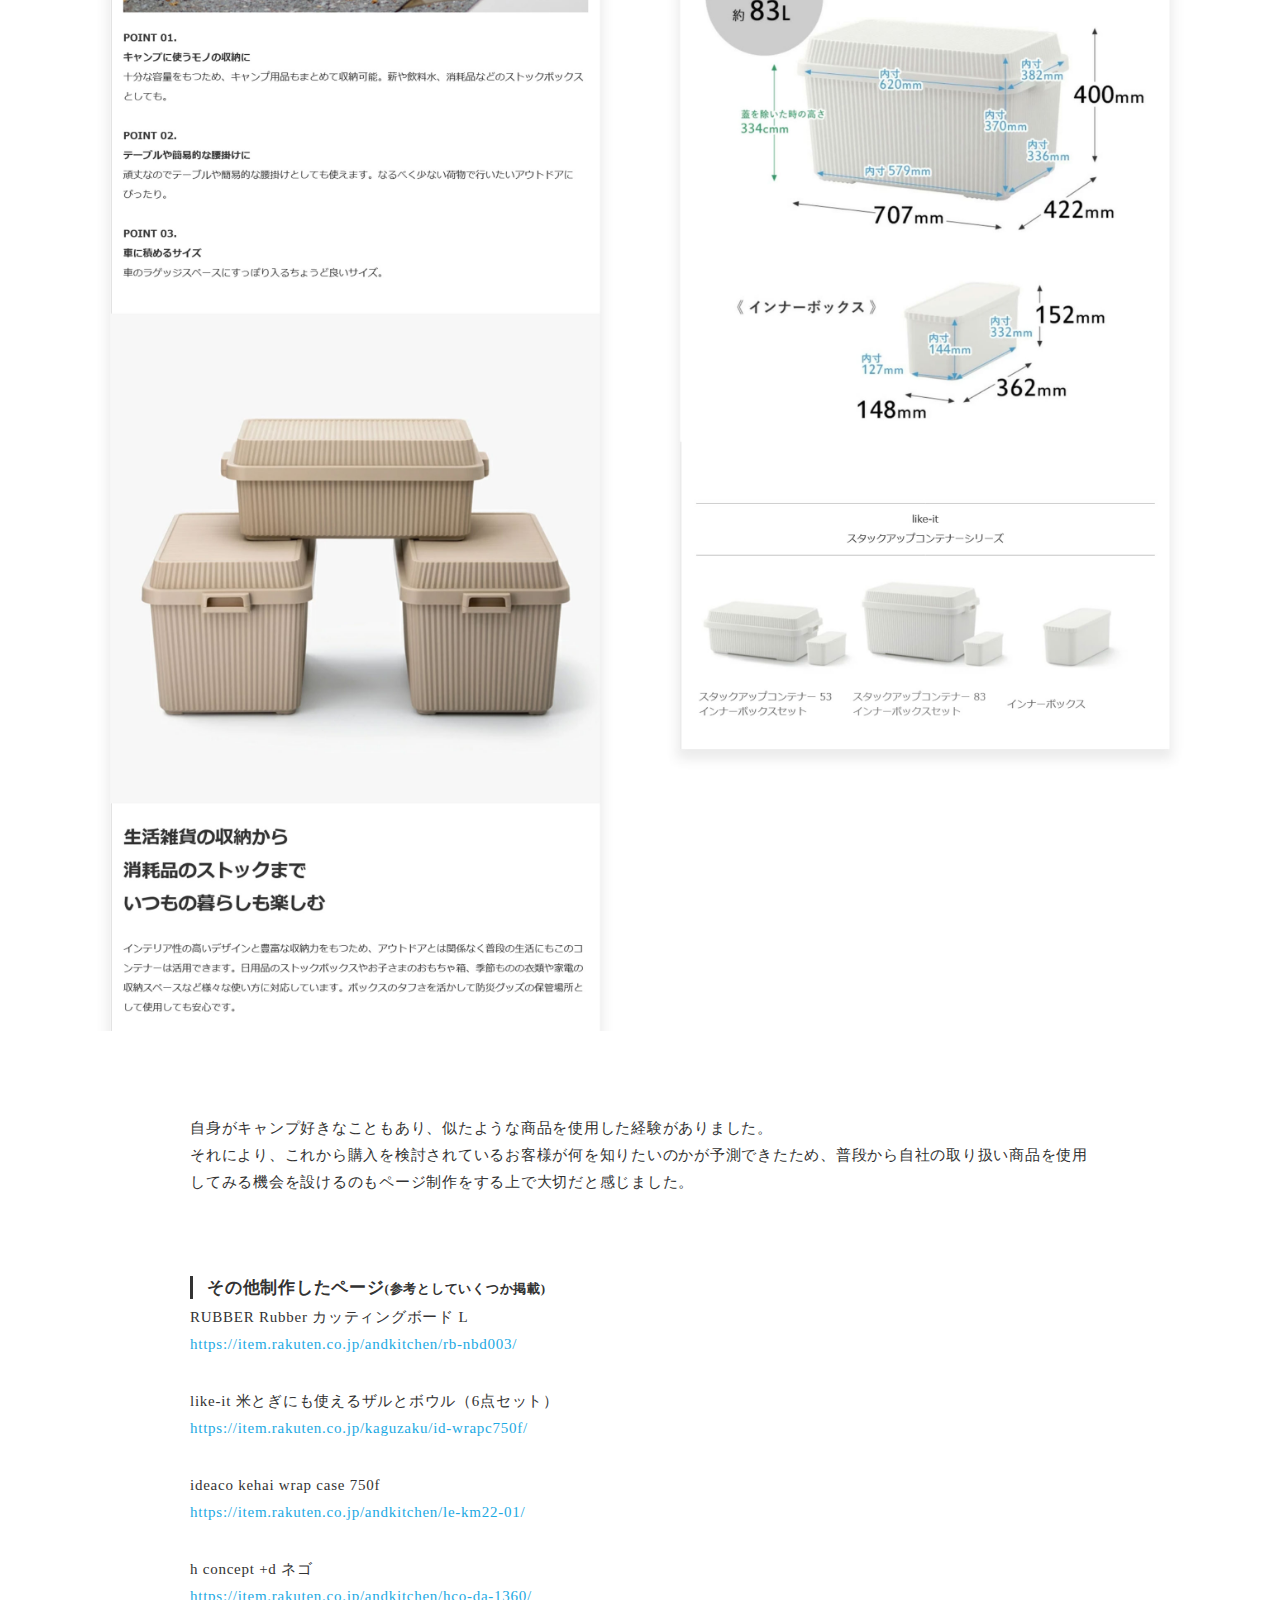
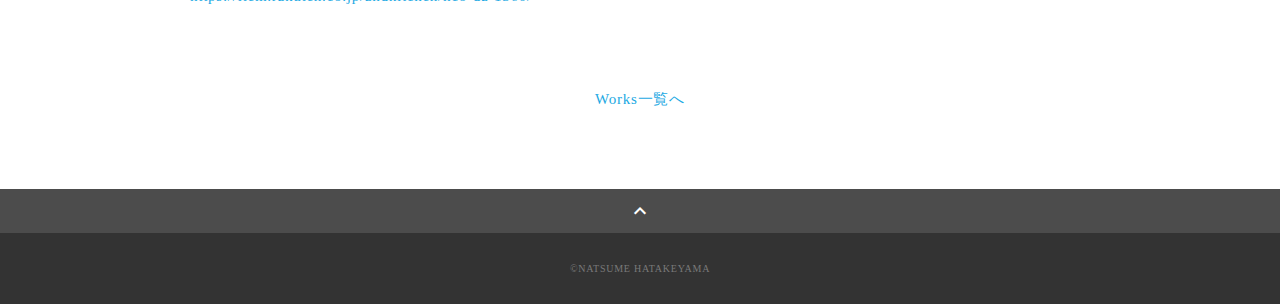
<file: works-page2.html>
<!DOCTYPE html>
<html>

<head>
  <meta charset="utf-8">
  <meta name="viewport" content="width=device-width,initial-scale=1">
  <meta property='og:type' content='website'>
  <meta property='og:title' content='WebデザイナーNATSUME HATAKEYMA ポートフォリオ'>
  <meta property='og:url' content='URLが入る'>
  <meta property='og:description' content='NATSUME HATAKEYMAのポートフォリオサイトです。'>
  <meta property="og:image" content="img/ogp.png">
  <meta name="description" content="NATSUME HATAKEYMAのポートフォリオサイトです" />
  <title>NATSUME HATAKEYMA ポートフォリオ</title>
  <link rel="preconnect" href="https://fonts.gstatic.com">
  <link href="https://fonts.googleapis.com/css2?family=Montserrat:wght@400;700&display=swap" rel="stylesheet">
  <link href="https://fonts.googleapis.com/css?family=Material+Icons+Outlined" rel="stylesheet">
  <link href="css/ress.css" media="all" rel="stylesheet" type="text/css" />
  <link href="css/style.css" media="all" rel="stylesheet" type="text/css" />
  <link rel="shortcut icon" href="favicon/favicon.ico" />
  <link rel=”canonical” href=”URLが入る” />

   <!--ファビコン-->
   <link rel="apple-touch-icon" sizes="180x180" href="favicon/apple-touch-icon.png">
   <link rel="icon" type="image/png" sizes="32x32" href="favicon/favicon-16x16.png">
   <link rel="icon" type="image/png" sizes="16x16" href="favicon/favicon-32x32.png">
   <link rel="manifest" href="/site.webmanifest">
   <meta name="msapplication-TileColor" content="#da532c">
   <meta name="theme-color" content="#ffffff">
<!-- Googleフォント↓ -->
  <link rel="preconnect" href="https://fonts.googleapis.com">
<link rel="preconnect" href="https://fonts.gstatic.com" crossorigin>
<link href="https://fonts.googleapis.com/css2?family=Space+Grotesk:wght@700&display=swap" rel="stylesheet">
</head>

<body>
  <div class="wrapper">

    <!-- header -->
    <header class="header ">
      <div class="container">
        <h1 class="header-logo">
          <a href=".">NATSUME HATAKEYAMA</a>
        </h1>
        <nav class="gnav">
          <ul class="gnav-list">
            <li class="gnav-item"><a href="/index.html#works">WORKS</a></li>
            <li class="gnav-item"><a href="/index.html#contact">CONTACT</a></li>
            <li class="gnav-item"><a href="profile.html">PROFILE</a></li>
          </ul>
        </nav>
      </div>
    </header>
    <!-- /header -->

    <main class="content">

      <article class="article">
        <div class="article-container">
          <h2 class="article-title">LPページ制作（一例-①）</h2>
          
          <img src="img/works-02-01.jpg" style="margin-bottom:50px ;">
          <div class="article-body">
            <p>
              現職では楽天に出店している<a href="https://www.rakuten.ne.jp/gold/yamayuu/" target="_blank"
              rel="noopener">「 くらしのもり 」</a><a href="https://www.rakuten.ne.jp/gold/kaguzaku/" target="_blank"
              rel="noopener">「 kitchnroom 」</a><a href="https://www.rakuten.ne.jp/gold/bathroom/" target="_blank"
              rel="noopener">「 bathroom 」</a><a href="https://www.rakuten.ne.jp/gold/andkitchen/" target="_blank"
              rel="noopener">「 ＆kitchen 」</a>の4店舗の商品ページを作成しています。制作したLP数が多いため、いくつか抜粋してご紹介させていただきます。<br><br><br><br>
              こちらはlike-itという生活雑貨メーカーの商品を担当した際のデザインです。キャンプブームがあったこともあり、アウトドアを楽しむ方に向けて画像を多用しながら使用イメージが湧きやすい商品ページを目指しました。<br>
              また、実際に触って検討ができない分、ハンドルやロック機能付きの蓋など細かなスペックも箇条書き形式でわかりやすく説明しました。
            </p>
          </div>
          <div class="article-body">
            <h3>担当した箇所</h3>
            <p>LPデザイン・商品説明文・コーディング</p>
            <h3>制作期間</h3>
            <p>デザイン・文章作成/2日ほど<br>
              コーディング・RMSへの登録作業/1日ほど<br>
              (他業務と並行した作業時間)
            </p>
            <h3>意識したポイント</h3>
            <p>・キャンプブームの需要があったため、屋外で使用している画像をページの序盤にたくさん掲載し、興味を引く設計にした。<br>
              ・説明文で目が滑ってしまわないように、箇条書きにして読みやすさを意識した。<br>
              ・高いデザイン性も魅力の商品のため、画像に文字入れなどをあまりせず、スタイリッシュな雰囲気が出るようにした。</p>
            <h3>URL</h3>
            <p><a href="https://item.rakuten.co.jp/kaguzaku/li-stc-02s/" target="_blank"
                rel="noopener">https://item.rakuten.co.jp/yamayuu/li-stc-02s/</a></p>
          </div>

          <p>
            <img src="img/works-02-02.jpg" alt="バナーの画像" style="margin-bottom:50px ;"><br><br><br>
          </p>
          <div class="article-body">
            <p>
              自身がキャンプ好きなこともあり、似たような商品を使用した経験がありました。<br>
              それにより、これから購入を検討されているお客様が何を知りたいのかが予測できたため、普段から自社の取り扱い商品を使用してみる機会を設けるのもページ制作をする上で大切だと感じました。
            </p>
          </div>
          <div class="article-body">
            <h3>その他制作したページ<span style="font-size: small;">(参考としていくつか掲載)</span></h3>
            <p>RUBBER Rubber カッティングボード L<br><a href="https://item.rakuten.co.jp/andkitchen/rb-nbd003/" target="_blank"
                rel="noopener">https://item.rakuten.co.jp/andkitchen/rb-nbd003/</a></p>
            <p>like-it 米とぎにも使えるザルとボウル（6点セット）<br><a href="https://item.rakuten.co.jp/kaguzaku/li-lbk-10/" target="_blank"
                rel="noopener">https://item.rakuten.co.jp/kaguzaku/id-wrapc750f/</a></p>
            <p>ideaco kehai wrap case 750f<br><a href="https://item.rakuten.co.jp/kaguzaku/id-wrapc750f/" target="_blank"
                rel="noopener">https://item.rakuten.co.jp/andkitchen/le-km22-01/</a></p>
            <p>h concept +d  ネゴ<br><a href="https://item.rakuten.co.jp/andkitchen/hco-da-1360/" target="_blank"
                rel="noopener">https://item.rakuten.co.jp/andkitchen/hco-da-1360/</a></p>
          </div>

          <div class="home-link">
            <a href="./#works">Works一覧へ</a>
          </div>
        </div>
      </article>

      <div class="page-top" id="js-page-top">
        <span class="material-icons-outlined">expand_less</span>
      </div>
    </main>

    <!-- footer -->
    <footer class="footer">
      <div class="copyright">&copy;NATSUME HATAKEYAMA</div>
    </footer>
    <!-- /footer -->

  </div>
  <script src="https://ajax.googleapis.com/ajax/libs/jquery/3.5.1/jquery.min.js"></script>
  <script type='text/javascript' src="js/script.js"></script>
</body>

</html>
</file>
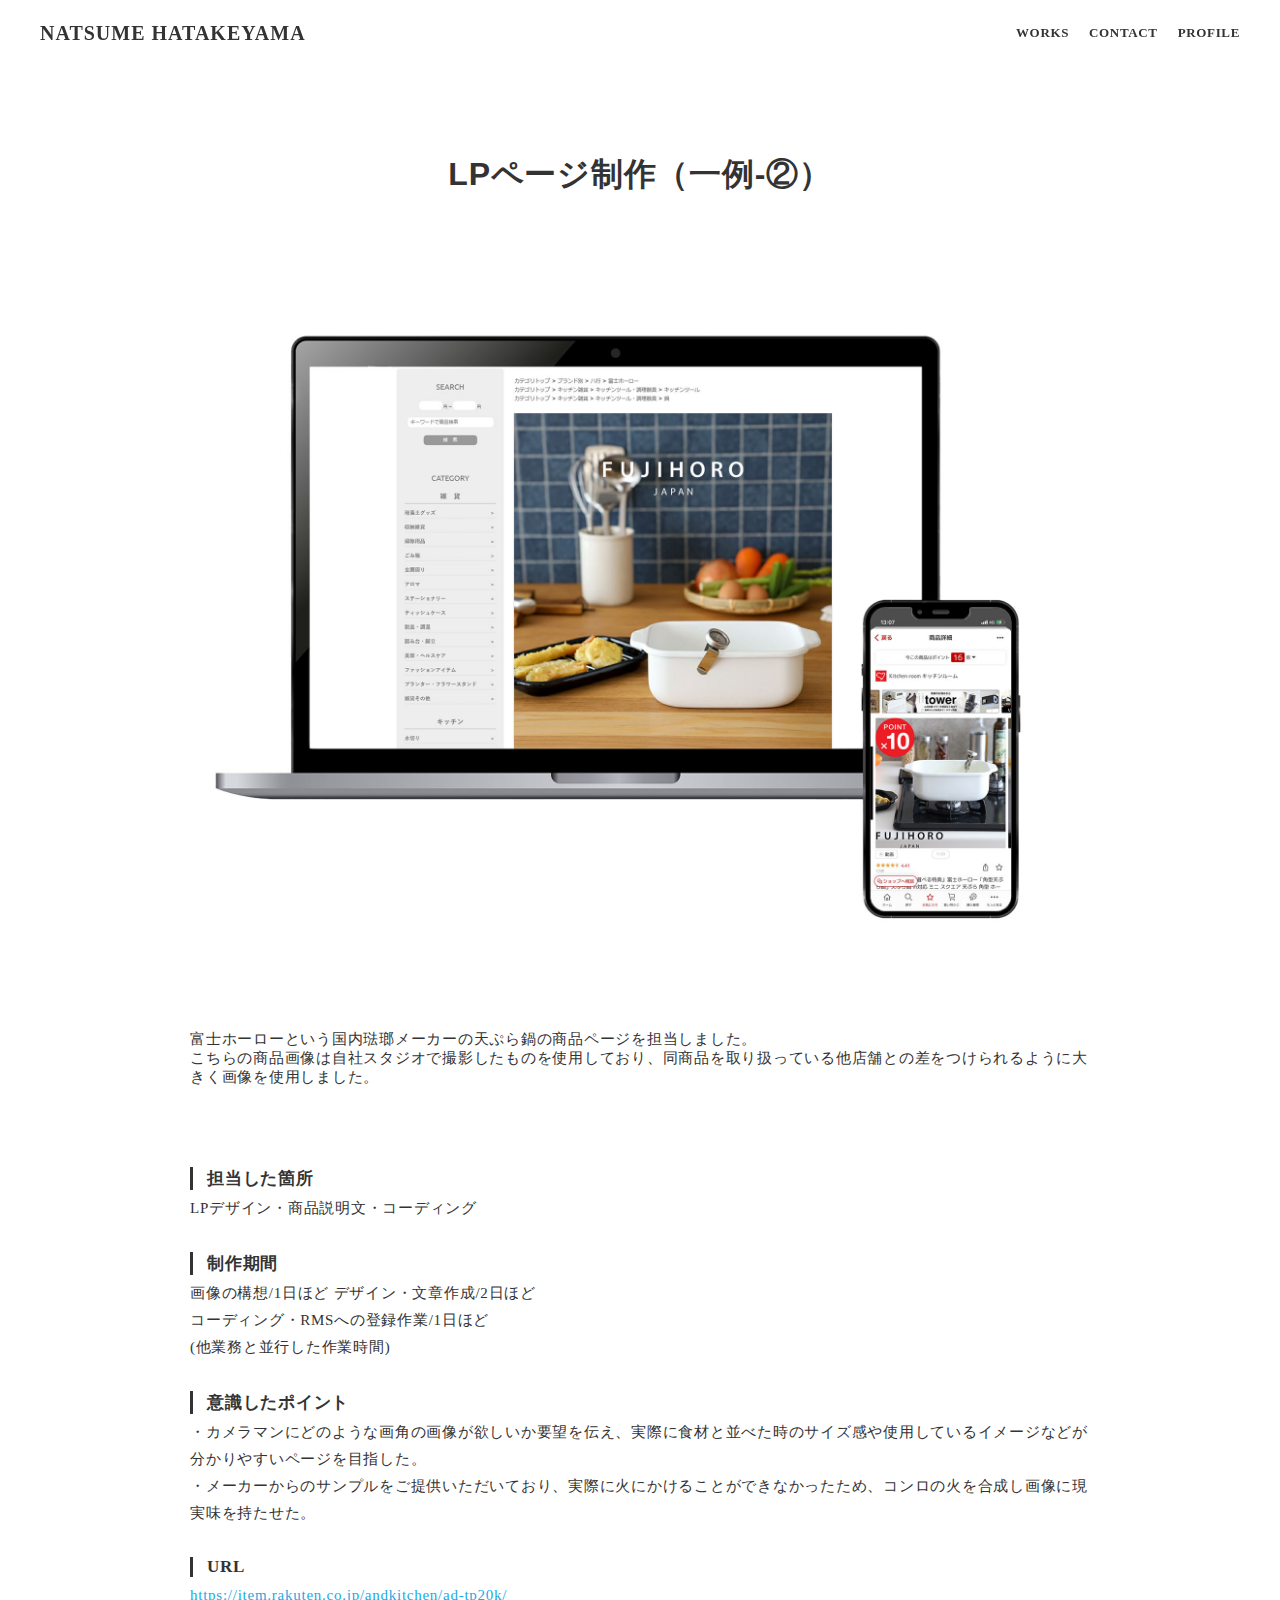
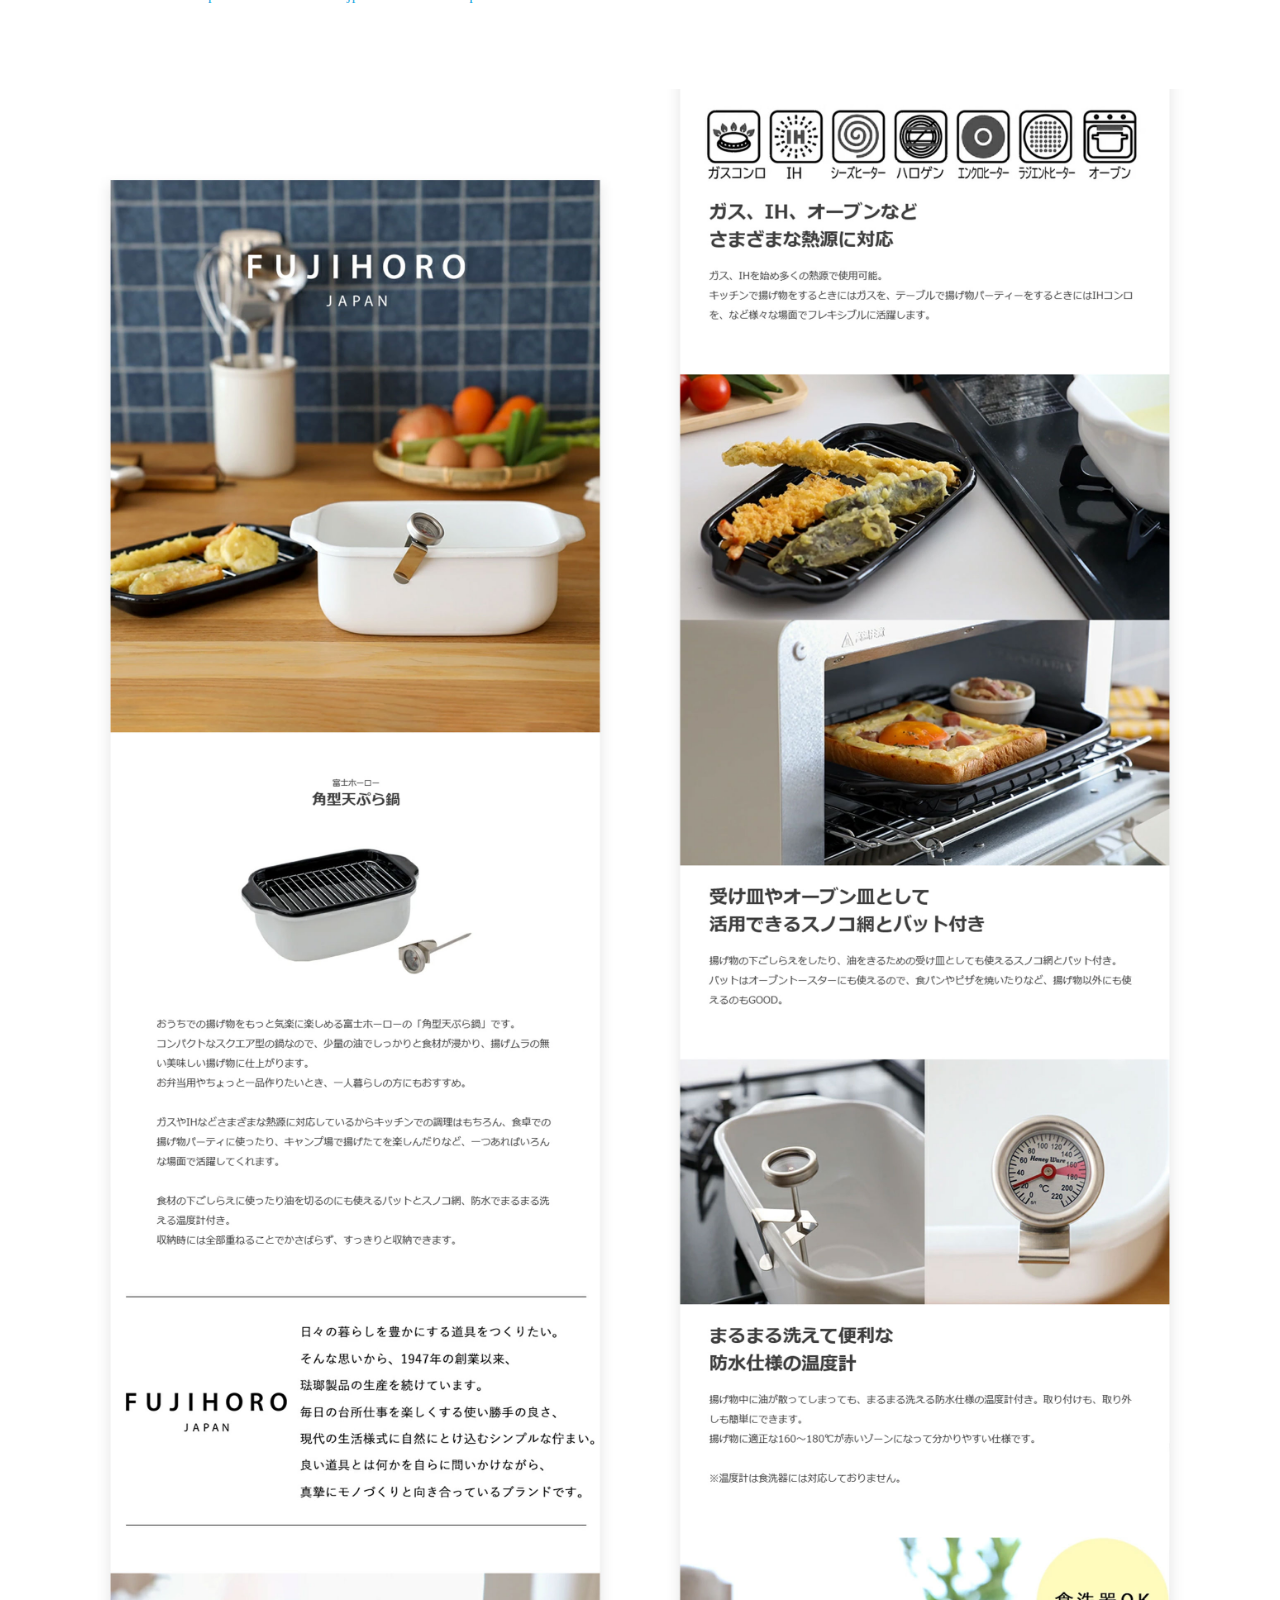
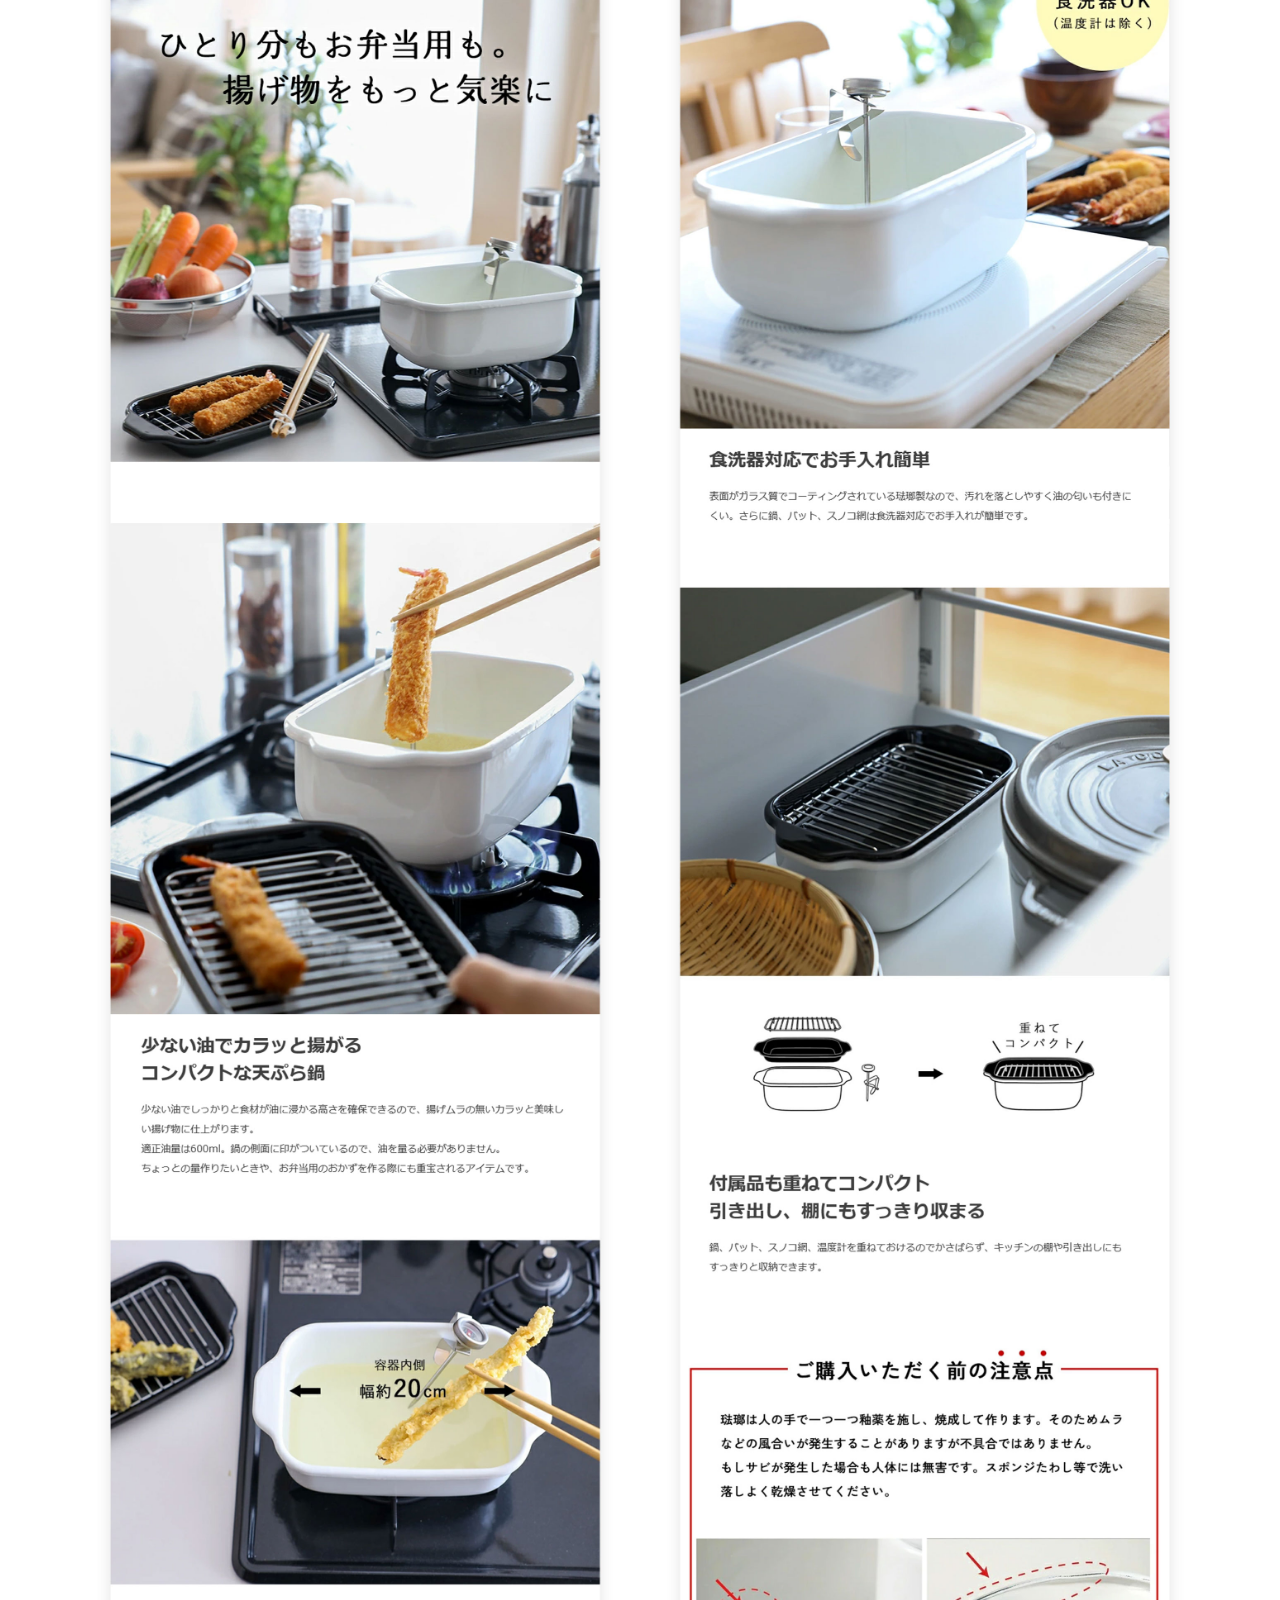
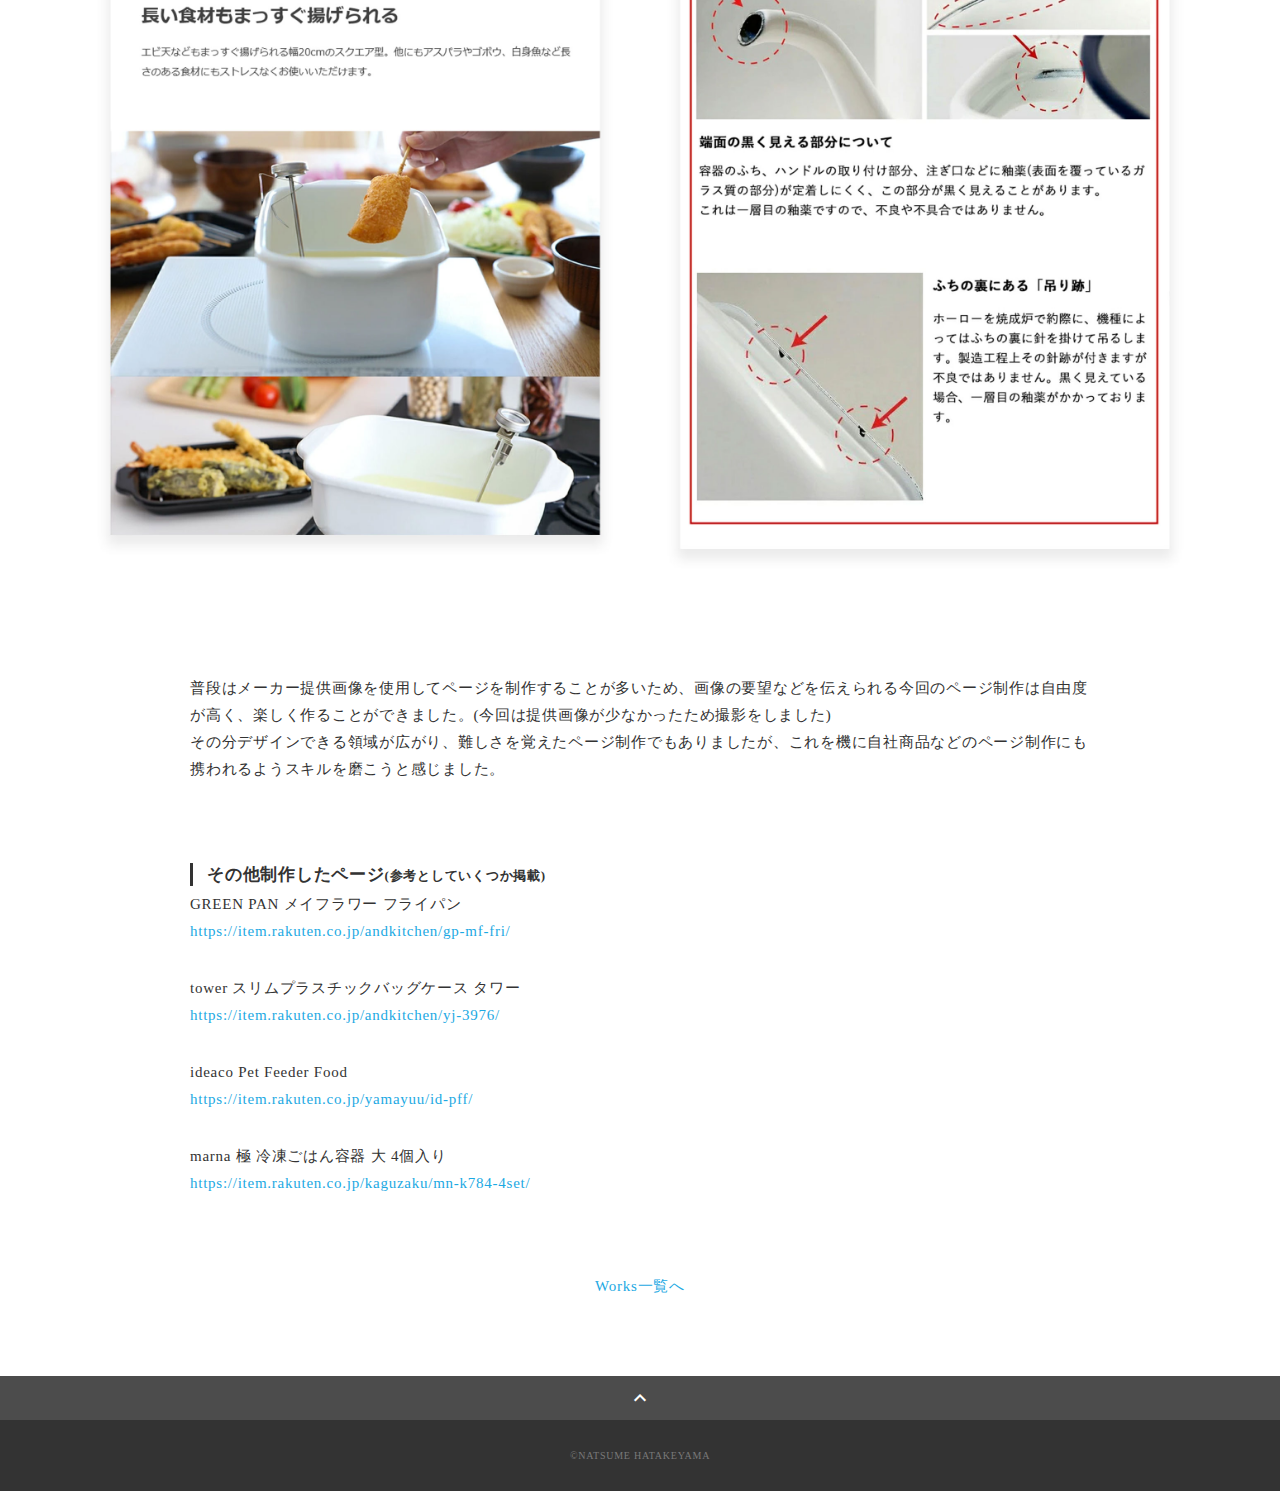
<file: works-page3.html>
<!DOCTYPE html>
<html>

<head>
  <meta charset="utf-8">
  <meta name="viewport" content="width=device-width,initial-scale=1">
  <meta property='og:type' content='website'>
  <meta property='og:title' content='WebデザイナーNATSUME HATAKEYMA ポートフォリオ'>
  <meta property='og:url' content='URLが入る'>
  <meta property='og:description' content='NATSUME HATAKEYMAのポートフォリオサイトです。'>
  <meta property="og:image" content="img/ogp.png">
  <meta name="description" content="NATSUME HATAKEYMAのポートフォリオサイトです" />
  <title>NATSUME HATAKEYMA ポートフォリオ</title>
  <link rel="preconnect" href="https://fonts.gstatic.com">
  <link href="https://fonts.googleapis.com/css2?family=Montserrat:wght@400;700&display=swap" rel="stylesheet">
  <link href="https://fonts.googleapis.com/css?family=Material+Icons+Outlined" rel="stylesheet">
  <link href="css/ress.css" media="all" rel="stylesheet" type="text/css" />
  <link href="css/style.css" media="all" rel="stylesheet" type="text/css" />
  <link rel="shortcut icon" href="favicon/favicon.ico" />
  <link rel=”canonical” href=”URLが入る” />

  <!--ファビコン-->
  <link rel="apple-touch-icon" sizes="180x180" href="favicon/apple-touch-icon.png">
  <link rel="icon" type="image/png" sizes="32x32" href="favicon/favicon-16x16.png">
  <link rel="icon" type="image/png" sizes="16x16" href="favicon/favicon-32x32.png">
  <link rel="manifest" href="/site.webmanifest">
  <meta name="msapplication-TileColor" content="#da532c">
  <meta name="theme-color" content="#ffffff">
  <!-- Googleフォント↓ -->
  <link rel="preconnect" href="https://fonts.googleapis.com">
  <link rel="preconnect" href="https://fonts.gstatic.com" crossorigin>
  <link href="https://fonts.googleapis.com/css2?family=Space+Grotesk:wght@700&display=swap" rel="stylesheet">
</head>

<body>
  <div class="wrapper">

    <!-- header -->
    <header class="header ">
      <div class="container">
        <h1 class="header-logo">
          <a href=".">NATSUME HATAKEYAMA</a>
        </h1>
        <nav class="gnav">
          <ul class="gnav-list">
            <li class="gnav-item"><a href="/index.html#works">WORKS</a></li>
            <li class="gnav-item"><a href="/index.html#contact">CONTACT</a></li>
            <li class="gnav-item"><a href="profile.html">PROFILE</a></li>
          </ul>
        </nav>
      </div>
    </header>
    <!-- /header -->

    <main class="content">

      <article class="article">
        <div class="article-container">
          <h2 class="article-title">LPページ制作（一例-②）</h2>
          <img src="img/works-03-01.jpg" style="margin-bottom:50px ;">
          <div class="article-body">
              富士ホーローという国内琺瑯メーカーの天ぷら鍋の商品ページを担当しました。<br>
              こちらの商品画像は自社スタジオで撮影したものを使用しており、同商品を取り扱っている他店舗との差をつけられるように大きく画像を使用しました。
            </p>
          </div>
          <div class="article-body">
            <h3>担当した箇所</h3>
            <p>LPデザイン・商品説明文・コーディング</p>
            <h3>制作期間</h3>
            <p>画像の構想/1日ほど
              デザイン・文章作成/2日ほど<br>
              コーディング・RMSへの登録作業/1日ほど<br>
              (他業務と並行した作業時間)
            </p>
            <h3>意識したポイント</h3>
            <p>・カメラマンにどのような画角の画像が欲しいか要望を伝え、実際に食材と並べた時のサイズ感や使用しているイメージなどが分かりやすいページを目指した。<br>
              ・メーカーからのサンプルをご提供いただいており、実際に火にかけることができなかったため、コンロの火を合成し画像に現実味を持たせた。</p>
            <h3>URL</h3>
            <p><a href="https://item.rakuten.co.jp/andkitchen/ad-tp20k/" target="_blank"
                rel="noopener">https://item.rakuten.co.jp/andkitchen/ad-tp20k/</a></p>
          </div>
          <p>
            <img src="img/works-03-02.jpg" alt="バナーの画像" style="margin-bottom:50px ;">
          </p>
          <div class="article-body">
            <p>
              普段はメーカー提供画像を使用してページを制作することが多いため、画像の要望などを伝えられる今回のページ制作は自由度が高く、楽しく作ることができました。(今回は提供画像が少なかったため撮影をしました)<br>
その分デザインできる領域が広がり、難しさを覚えたページ制作でもありましたが、これを機に自社商品などのページ制作にも携われるようスキルを磨こうと感じました。
            </p>
          </div>
          <div class="article-body">
            <h3>その他制作したページ<span style="font-size: small;">(参考としていくつか掲載)</span></h3>
            <p>GREEN PAN メイフラワー フライパン<br><a href="https://item.rakuten.co.jp/andkitchen/gp-mf-fri/" target="_blank"
                rel="noopener">https://item.rakuten.co.jp/andkitchen/gp-mf-fri/</a></p>
            <p>tower スリムプラスチックバッグケース タワー<br><a href="https://item.rakuten.co.jp/andkitchen/yj-3976/" target="_blank"
                rel="noopener">https://item.rakuten.co.jp/andkitchen/yj-3976/</a></p>
            <p>ideaco Pet Feeder Food<br><a href="https://item.rakuten.co.jp/yamayuu/id-pff/" target="_blank"
                rel="noopener">https://item.rakuten.co.jp/yamayuu/id-pff/</a></p>
            <p>marna 極 冷凍ごはん容器 大 4個入り<br><a href="https://item.rakuten.co.jp/kaguzaku/mn-k784-4set/" target="_blank"
                rel="noopener">https://item.rakuten.co.jp/kaguzaku/mn-k784-4set/</a></p>
          </div>

          <div class="home-link">
            <a href="./#works">Works一覧へ</a>
          </div>
        </div>
      </article>

      <div class="page-top" id="js-page-top">
        <span class="material-icons-outlined">expand_less</span>
      </div>
    </main>

    <!-- footer -->
    <footer class="footer">
      <div class="copyright">&copy;NATSUME HATAKEYAMA</div>
    </footer>
    <!-- /footer -->

  </div>
  <script src="https://ajax.googleapis.com/ajax/libs/jquery/3.5.1/jquery.min.js"></script>
  <script type='text/javascript' src="js/script.js"></script>
</body>

</html>
</file>
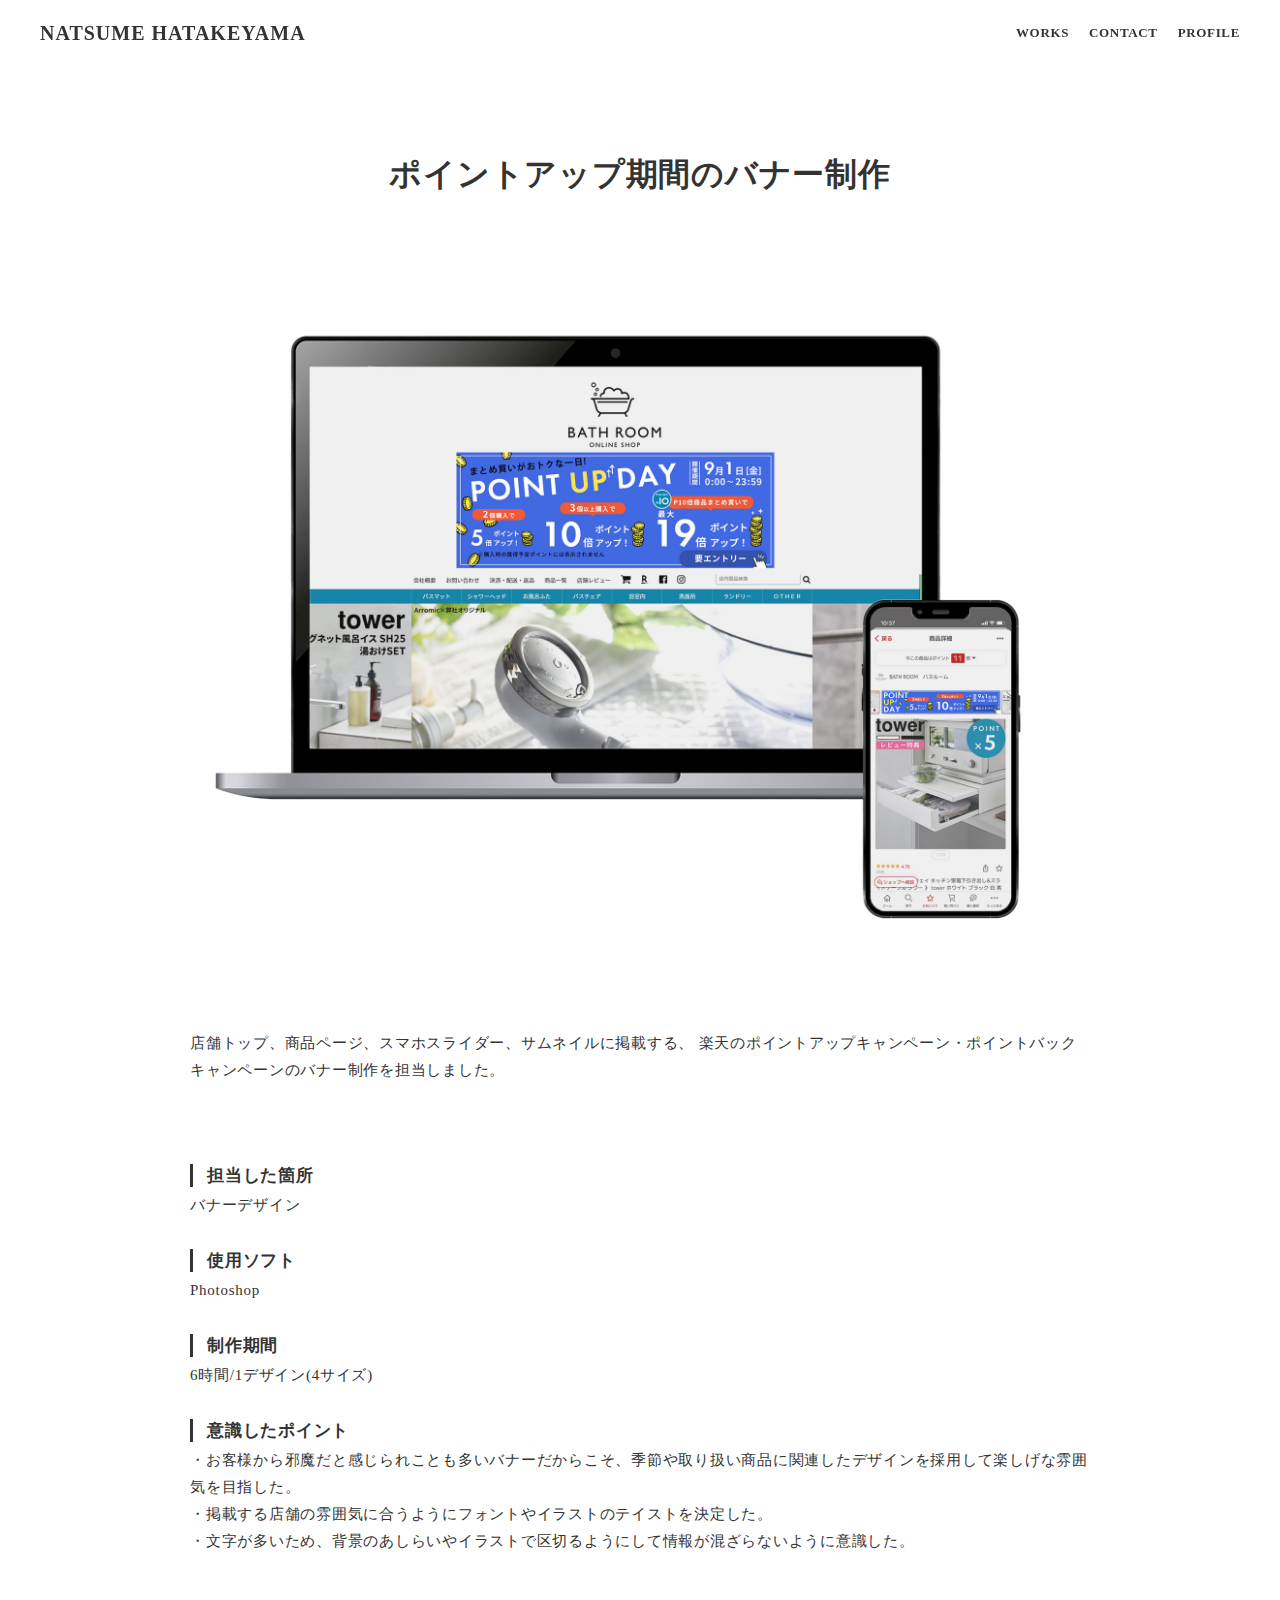
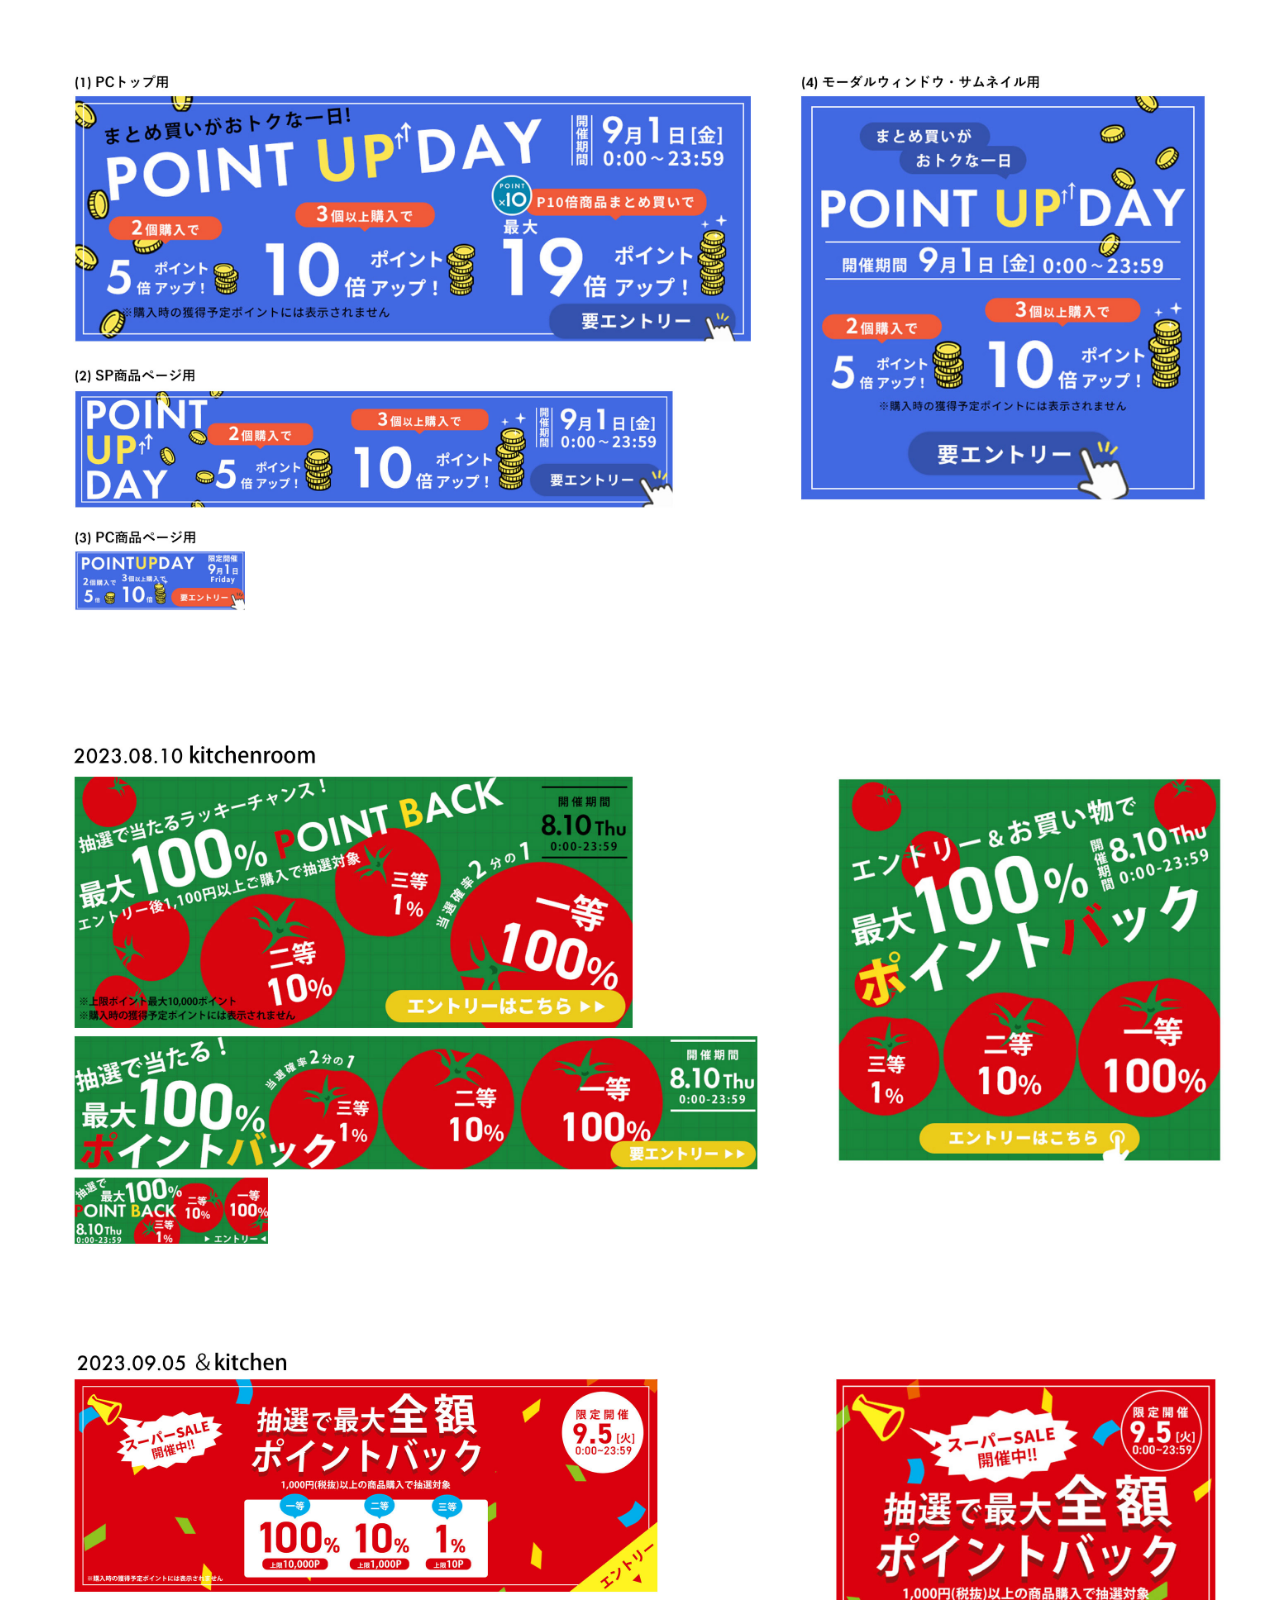
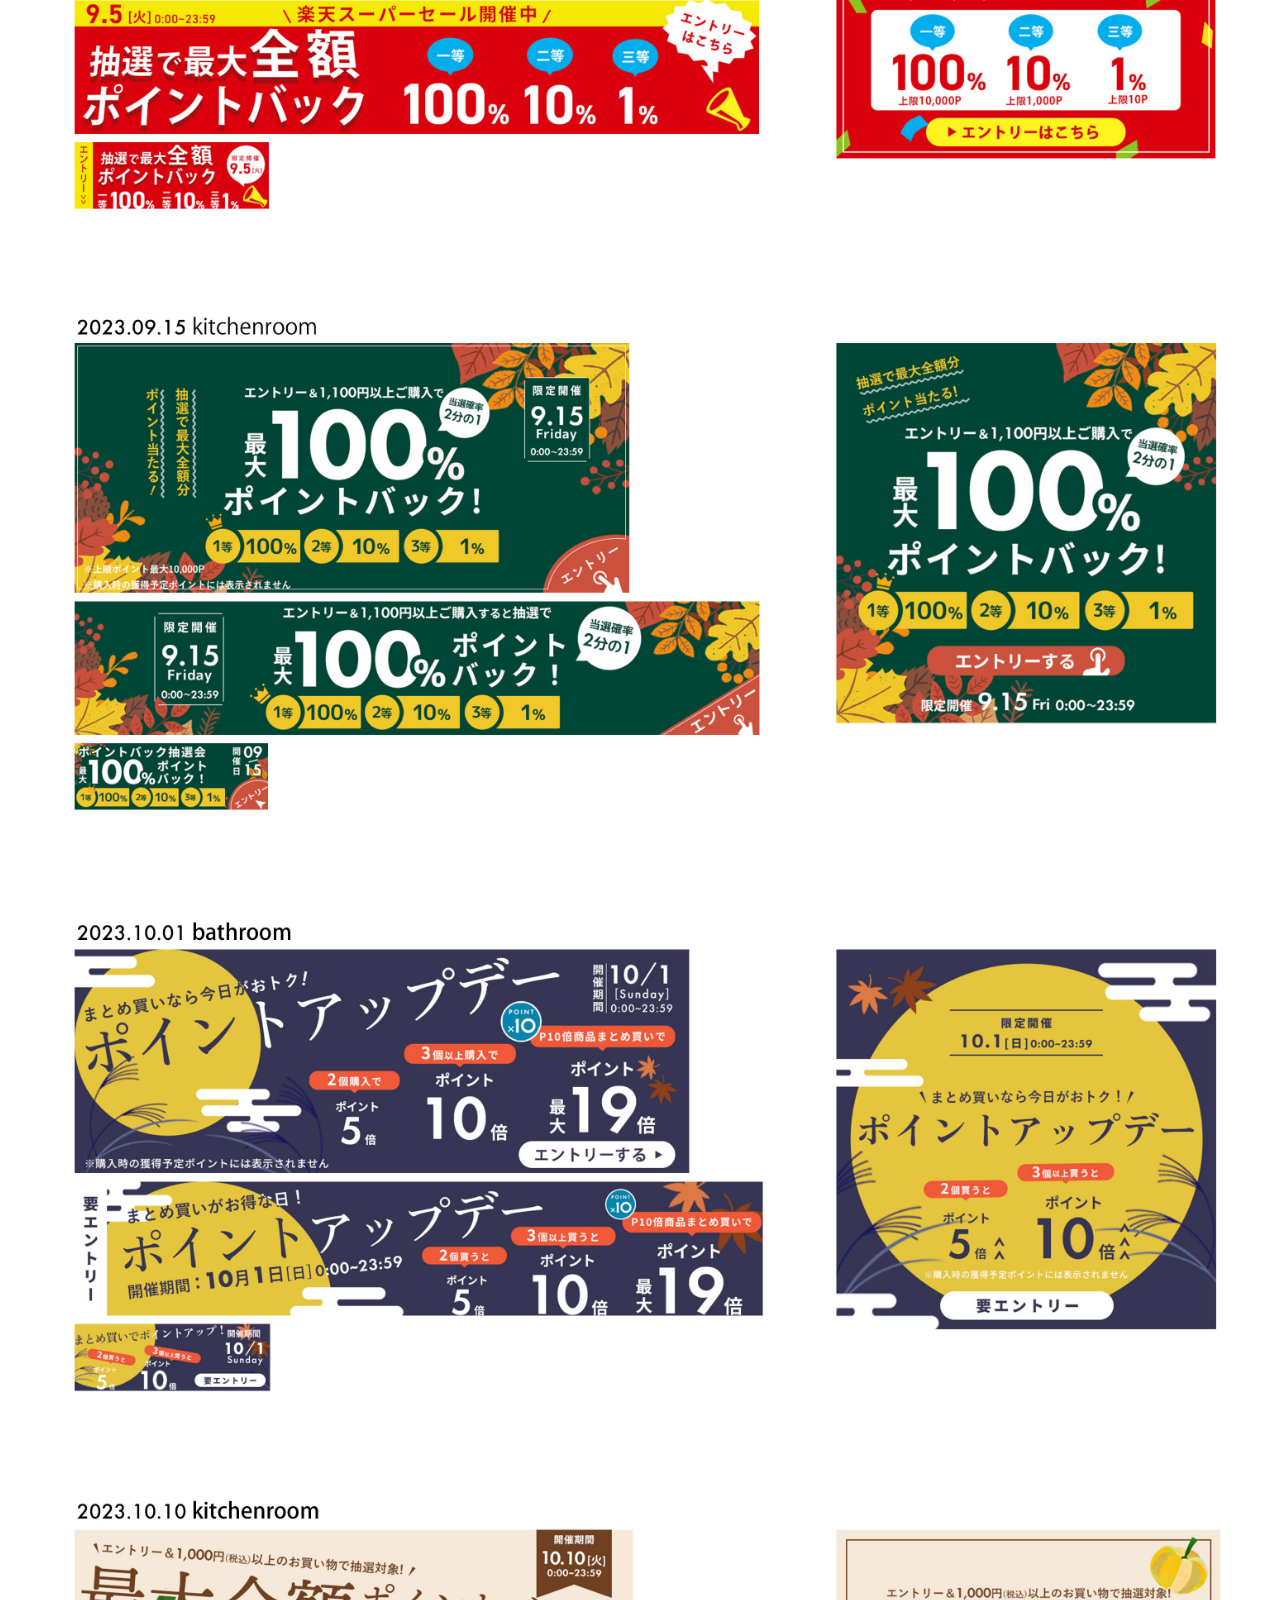
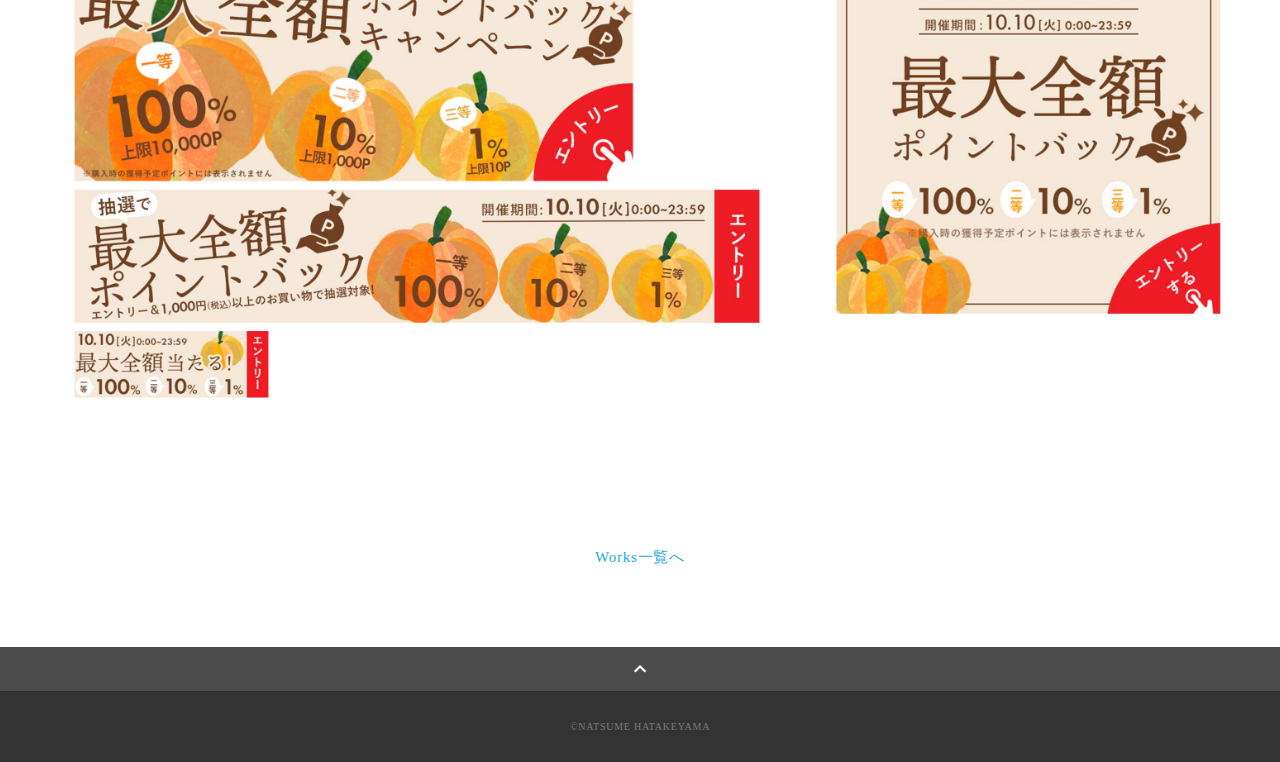
<file: works-page4.html>
<!DOCTYPE html>
<html>
  <head>
    <meta charset="utf-8">
    <meta name="viewport" content="width=device-width,initial-scale=1">
    <meta property='og:type' content='website'>
    <meta property='og:title' content='WebデザイナーNATSUME HATAKEYMA ポートフォリオ'>
    <meta property='og:url' content='URLが入る'>
    <meta property='og:description' content='NATSUME HATAKEYMAのポートフォリオサイトです。'>
    <meta property="og:image" content="img/ogp.png">
    <meta name="description" content="NATSUME HATAKEYMAのポートフォリオサイトです" />
    <title>NATSUME HATAKEYMA ポートフォリオ</title>
    <link rel="preconnect" href="https://fonts.gstatic.com">
    <link href="https://fonts.googleapis.com/css2?family=Montserrat:wght@400;700&display=swap" rel="stylesheet">
    <link href="https://fonts.googleapis.com/css?family=Material+Icons+Outlined" rel="stylesheet">
    <link href="css/ress.css" media="all" rel="stylesheet" type="text/css" />
    <link href="css/style.css" media="all" rel="stylesheet" type="text/css" />
    <link rel="shortcut icon" href="favicon/favicon.ico" />
    <link rel=”canonical” href=”URLが入る” />
  
     <!--ファビコン-->
     <link rel="apple-touch-icon" sizes="180x180" href="favicon/apple-touch-icon.png">
     <link rel="icon" type="image/png" sizes="32x32" href="favicon/favicon-16x16.png">
     <link rel="icon" type="image/png" sizes="16x16" href="favicon/favicon-32x32.png">
     <link rel="manifest" href="/site.webmanifest">
     <meta name="msapplication-TileColor" content="#da532c">
     <meta name="theme-color" content="#ffffff">
  <!-- Googleフォント↓ -->
    <link rel="preconnect" href="https://fonts.googleapis.com">
  <link rel="preconnect" href="https://fonts.gstatic.com" crossorigin>
  <link href="https://fonts.googleapis.com/css2?family=Space+Grotesk:wght@700&display=swap" rel="stylesheet">
  </head>

<body>
  <div class="wrapper">

   <!-- header -->
   <header class="header ">
    <div class="container">
      <h1 class="header-logo">
        <a href=".">NATSUME HATAKEYAMA</a>
      </h1>
      <nav class="gnav">
        <ul class="gnav-list">
          <li class="gnav-item"><a href="/index.html#works">WORKS</a></li>
          <li class="gnav-item"><a href="/index.html#contact">CONTACT</a></li>
          <li class="gnav-item"><a href="profile.html">PROFILE</a></li>
        </ul>
      </nav>
    </div>
  </header>
  <!-- /header -->

    <main class="content">

      <article class="article">
        <div class="article-container">
          <h2 class="article-title">ポイントアップ期間のバナー制作</h2>
          <img src="img/works-04-01.jpg" style="margin-bottom:50px ;">
          <div class="article-body">
            <p>店舗トップ、商品ページ、スマホスライダー、サムネイルに掲載する、
              楽天のポイントアップキャンペーン・ポイントバックキャンペーンのバナー制作を担当しました。<br>
            </p>
          </div>
          <div class="article-body">
            <h3>担当した箇所</h3>
            <p>バナーデザイン</p>
            <h3>使用ソフト</h3>
            <p>Photoshop</p>
            <h3>制作期間</h3>
            <p>6時間/1デザイン(4サイズ)
            </p>
            <h3>意識したポイント</h3>
            <p>・お客様から邪魔だと感じられことも多いバナーだからこそ、季節や取り扱い商品に関連したデザインを採用して楽しげな雰囲気を目指した。<br>
              ・掲載する店舗の雰囲気に合うようにフォントやイラストのテイストを決定した。<br>
              ・文字が多いため、背景のあしらいやイラストで区切るようにして情報が混ざらないように意識した。</p>
            
          </div>
          <p>
            <img src="img/works-04-02.jpg" alt="バナーの画像" style="margin-bottom:50px ;">
          </p>
          
          <img src="img/works-04-03.jpg" style="margin-bottom:50px ;" ここにデザインカンプ>
          <div class="home-link">
            <a href="./#works">Works一覧へ</a>
          </div>
        </div>
      </article>

      <div class="page-top" id="js-page-top">
        <span class="material-icons-outlined">expand_less</span>
      </div>
    </main>

    <!-- footer -->
    <footer class="footer">
      <div class="copyright">&copy;NATSUME HATAKEYAMA</div>
    </footer>
    <!-- /footer -->

  </div>
  <script src="https://ajax.googleapis.com/ajax/libs/jquery/3.5.1/jquery.min.js"></script>
  <script type='text/javascript' src="js/script.js"></script>
</body>
</html>
</file>
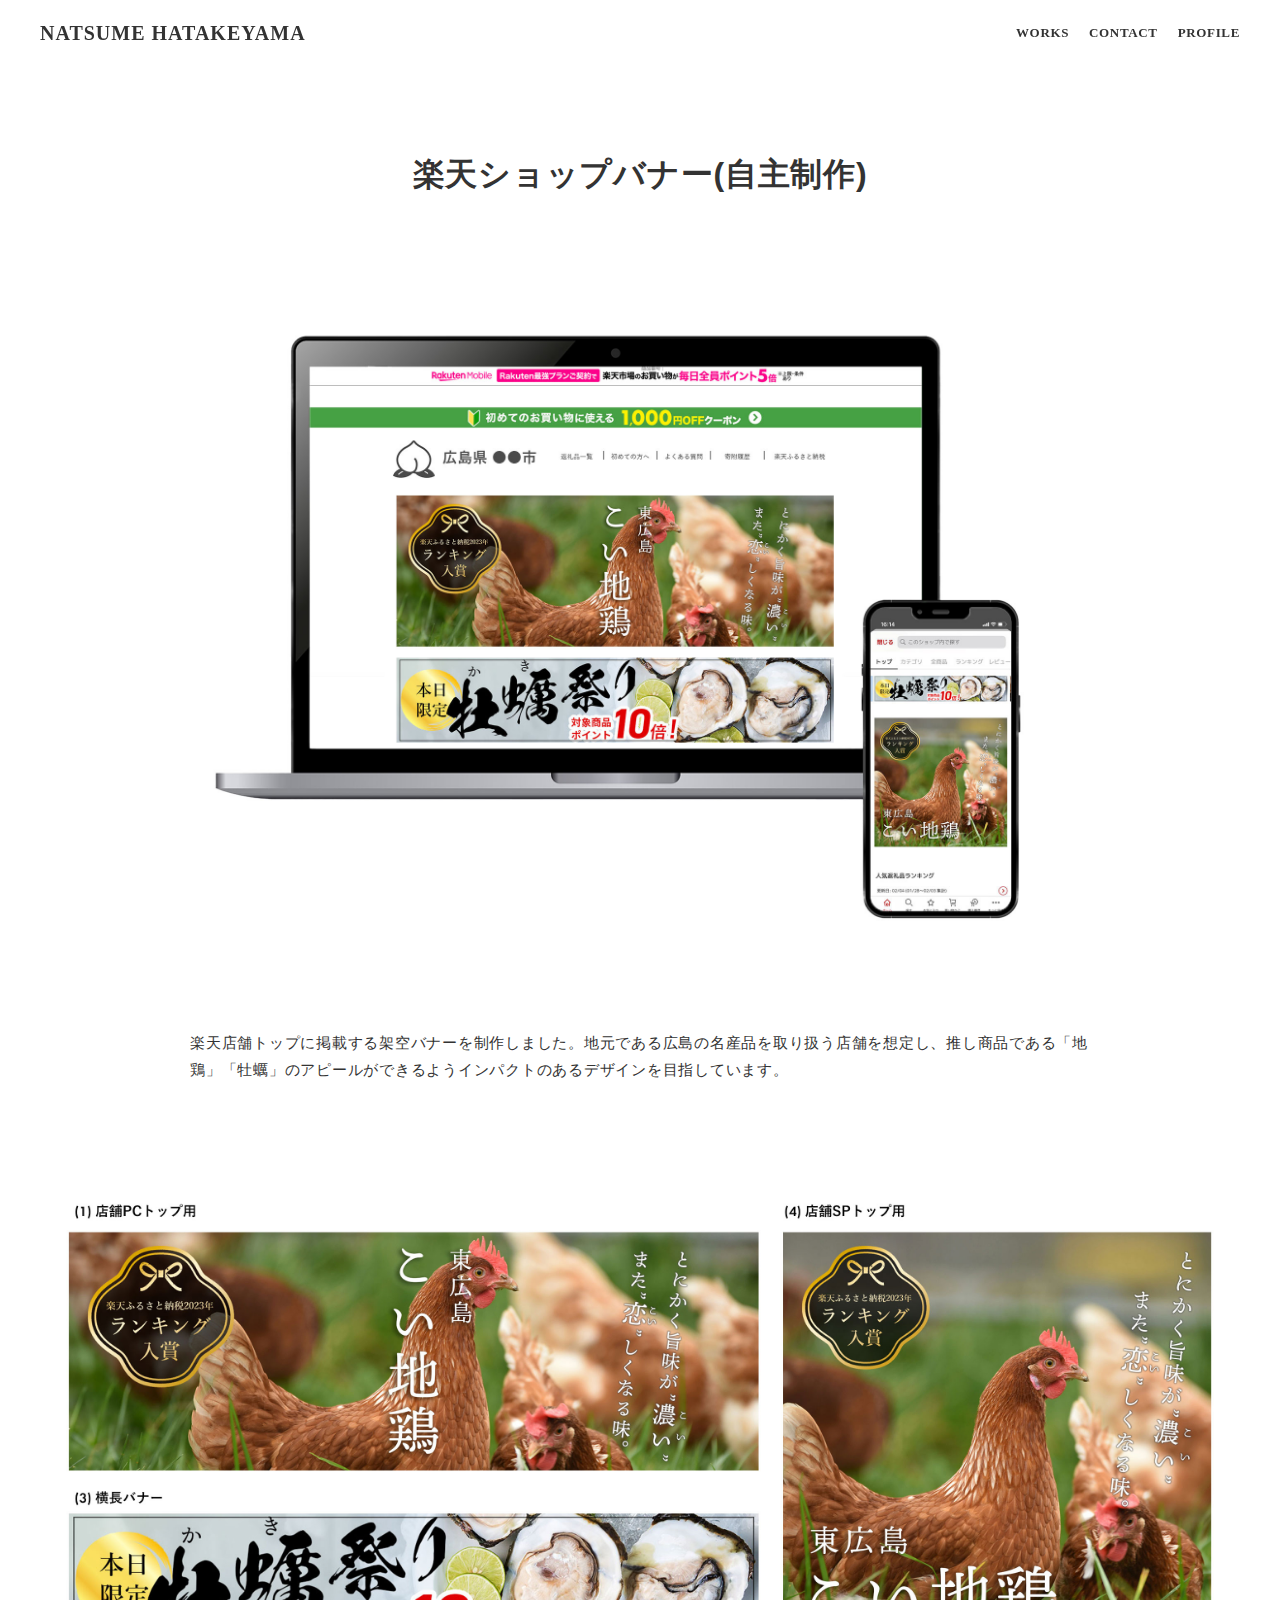
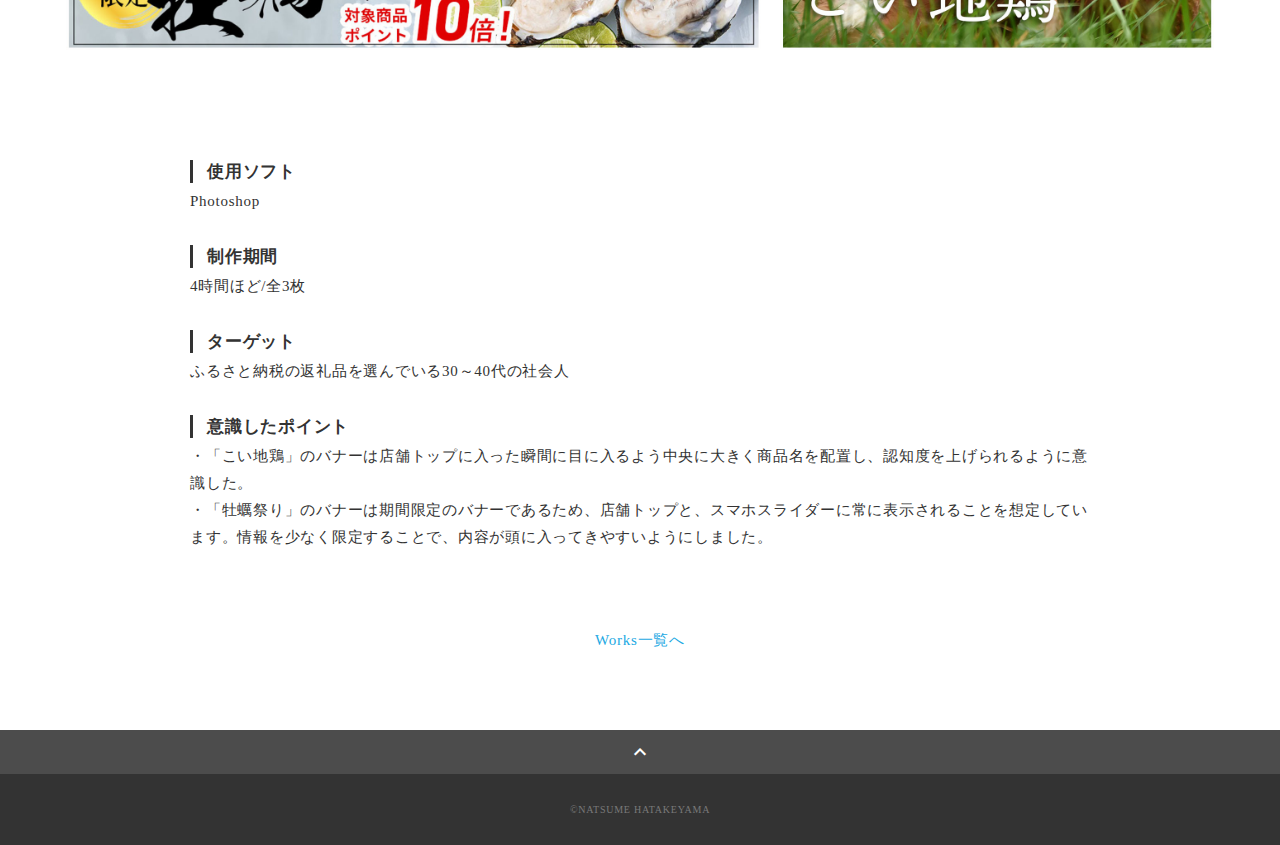
<file: works-page5.html>
<!DOCTYPE html>
<html>
  <head>
    <meta charset="utf-8">
    <meta name="viewport" content="width=device-width,initial-scale=1">
    <meta property='og:type' content='website'>
    <meta property='og:title' content='WebデザイナーNATSUME HATAKEYMA ポートフォリオ'>
    <meta property='og:url' content='URLが入る'>
    <meta property='og:description' content='NATSUME HATAKEYMAのポートフォリオサイトです。'>
    <meta property="og:image" content="img/ogp.png">
    <meta name="description" content="NATSUME HATAKEYMAのポートフォリオサイトです" />
    <title>NATSUME HATAKEYMA ポートフォリオ</title>
    <link rel="preconnect" href="https://fonts.gstatic.com">
    <link href="https://fonts.googleapis.com/css2?family=Montserrat:wght@400;700&display=swap" rel="stylesheet">
    <link href="https://fonts.googleapis.com/css?family=Material+Icons+Outlined" rel="stylesheet">
    <link href="css/ress.css" media="all" rel="stylesheet" type="text/css" />
    <link href="css/style.css" media="all" rel="stylesheet" type="text/css" />
    <link rel="shortcut icon" href="favicon/favicon.ico" />
    <link rel=”canonical” href=”URLが入る” />
  
     <!--ファビコン-->
     <link rel="apple-touch-icon" sizes="180x180" href="favicon/apple-touch-icon.png">
     <link rel="icon" type="image/png" sizes="32x32" href="favicon/favicon-16x16.png">
     <link rel="icon" type="image/png" sizes="16x16" href="favicon/favicon-32x32.png">
     <link rel="manifest" href="/site.webmanifest">
     <meta name="msapplication-TileColor" content="#da532c">
     <meta name="theme-color" content="#ffffff">
  <!-- Googleフォント↓ -->
    <link rel="preconnect" href="https://fonts.googleapis.com">
  <link rel="preconnect" href="https://fonts.gstatic.com" crossorigin>
  <link href="https://fonts.googleapis.com/css2?family=Space+Grotesk:wght@700&display=swap" rel="stylesheet">
  </head>

<body>
  <div class="wrapper">

    <!-- header -->
    <header class="header ">
      <div class="container">
        <h1 class="header-logo">
          <a href=".">NATSUME HATAKEYAMA</a>
        </h1>
        <nav class="gnav">
          <ul class="gnav-list">
            <li class="gnav-item"><a href="/index.html#works">WORKS</a></li>
            <li class="gnav-item"><a href="/index.html#contact">CONTACT</a></li>
            <li class="gnav-item"><a href="profile.html">PROFILE</a></li>
          </ul>
        </nav>
      </div>
    </header>
    <!-- /header -->

    <main class="content">

      <article class="article">
        <div class="article-container">
          <h2 class="article-title">楽天ショップバナー(自主制作)</h2>
          <img src="img/works-05-01.jpg" style="margin-bottom:50px ;">
          <div class="article-body">
            <p>
              楽天店舗トップに掲載する架空バナーを制作しました。地元である広島の名産品を取り扱う店舗を想定し、推し商品である「地鶏」「牡蠣」のアピールができるようインパクトのあるデザインを目指しています。
            </p>
          </div>
            <img src="img/works-05-02.jpg" alt="バナーの画像" style="margin-bottom:50px ;">

          
          <div class="article-body">
            <h3>使用ソフト</h3>
            <p>Photoshop</p>
            <h3>制作期間</h3>
            <p>4時間ほど/全3枚
            </p>
            <h3>ターゲット</h3>
            <p>ふるさと納税の返礼品を選んでいる30～40代の社会人</p>
            <h3>意識したポイント</h3>
            <p>・「こい地鶏」のバナーは店舗トップに入った瞬間に目に入るよう中央に大きく商品名を配置し、認知度を上げられるように意識した。<br>
              ・「牡蠣祭り」のバナーは期間限定のバナーであるため、店舗トップと、スマホスライダーに常に表示されることを想定しています。情報を少なく限定することで、内容が頭に入ってきやすいようにしました。</p>
          </div>

          <div class="home-link">
            <a href="./#works">Works一覧へ</a>
          </div>
        </div>
      </article>

      <div class="page-top" id="js-page-top">
        <span class="material-icons-outlined">expand_less</span>
      </div>
    </main>

    <!-- footer -->
    <footer class="footer">
      <div class="copyright">&copy;NATSUME HATAKEYAMA</div>
    </footer>
    <!-- /footer -->

  </div>
  <script src="https://ajax.googleapis.com/ajax/libs/jquery/3.5.1/jquery.min.js"></script>
  <script type='text/javascript' src="js/script.js"></script>
</body>
</html>
</file>
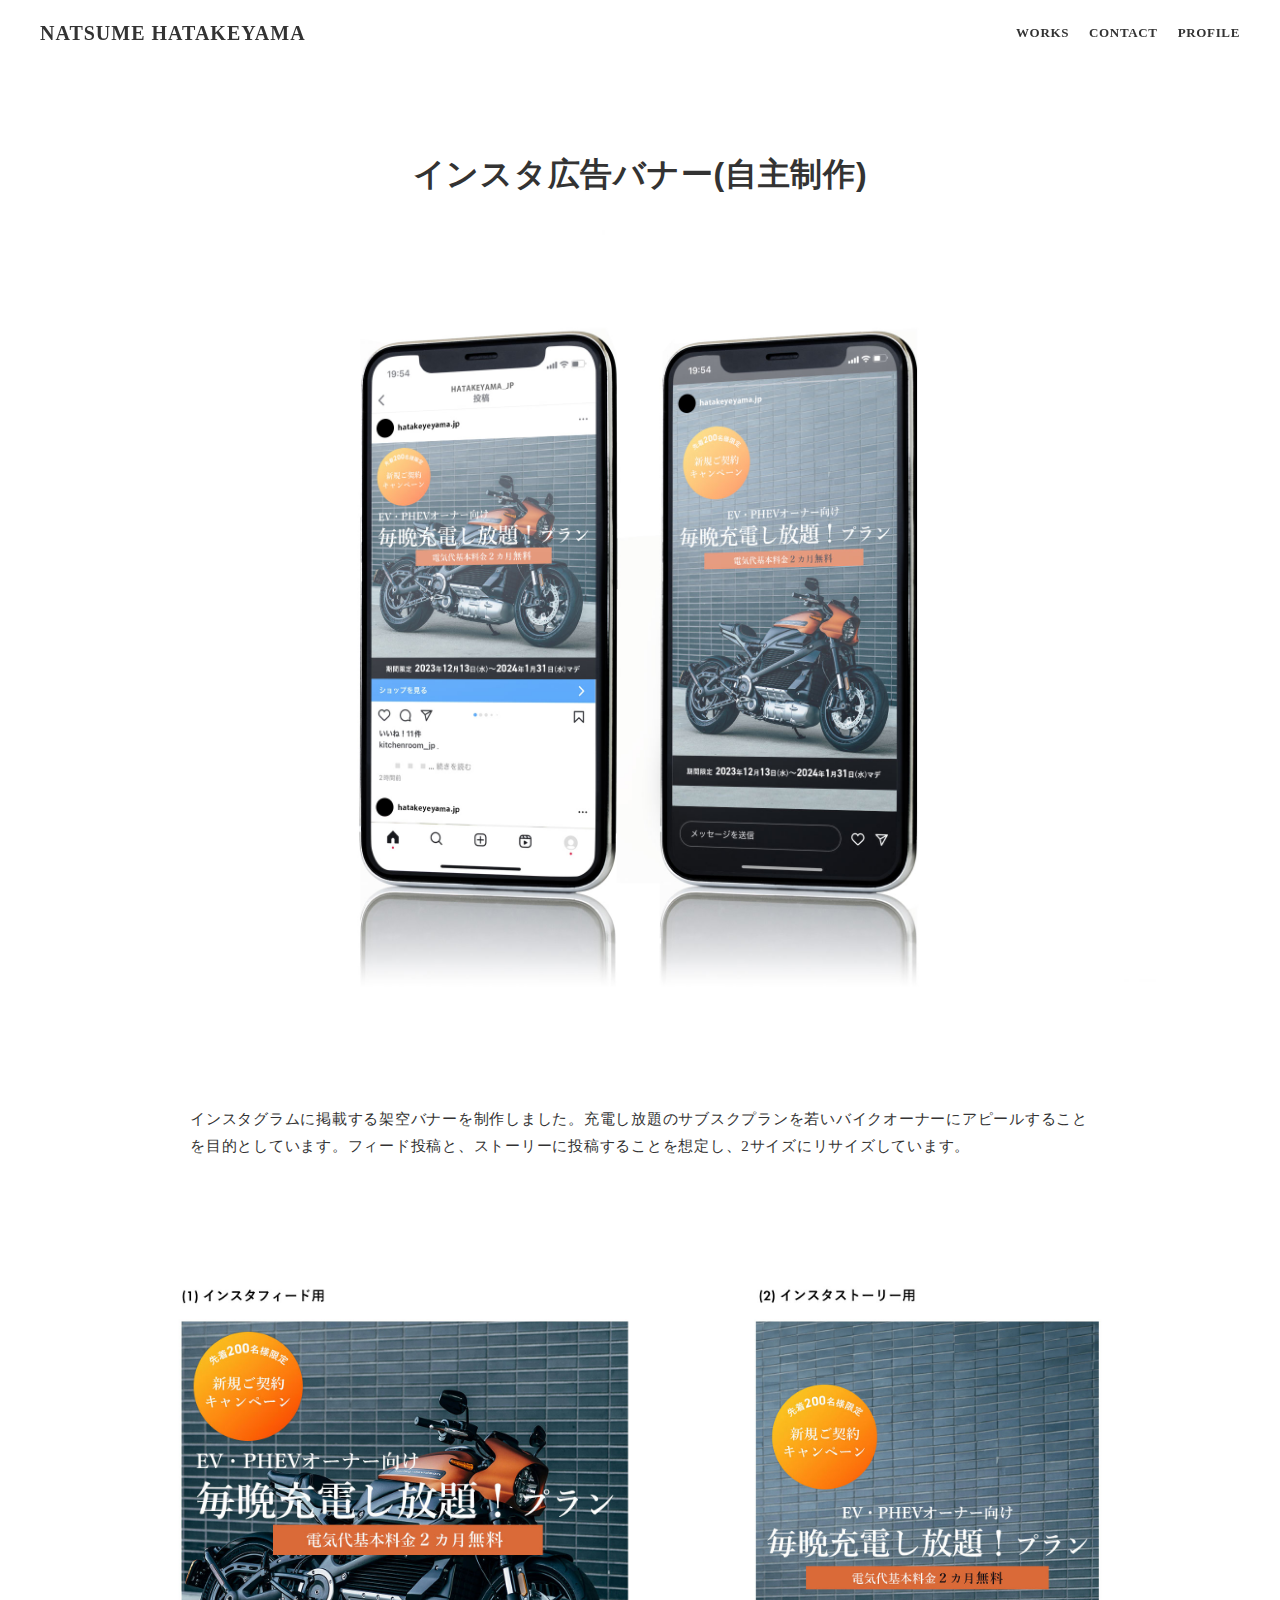
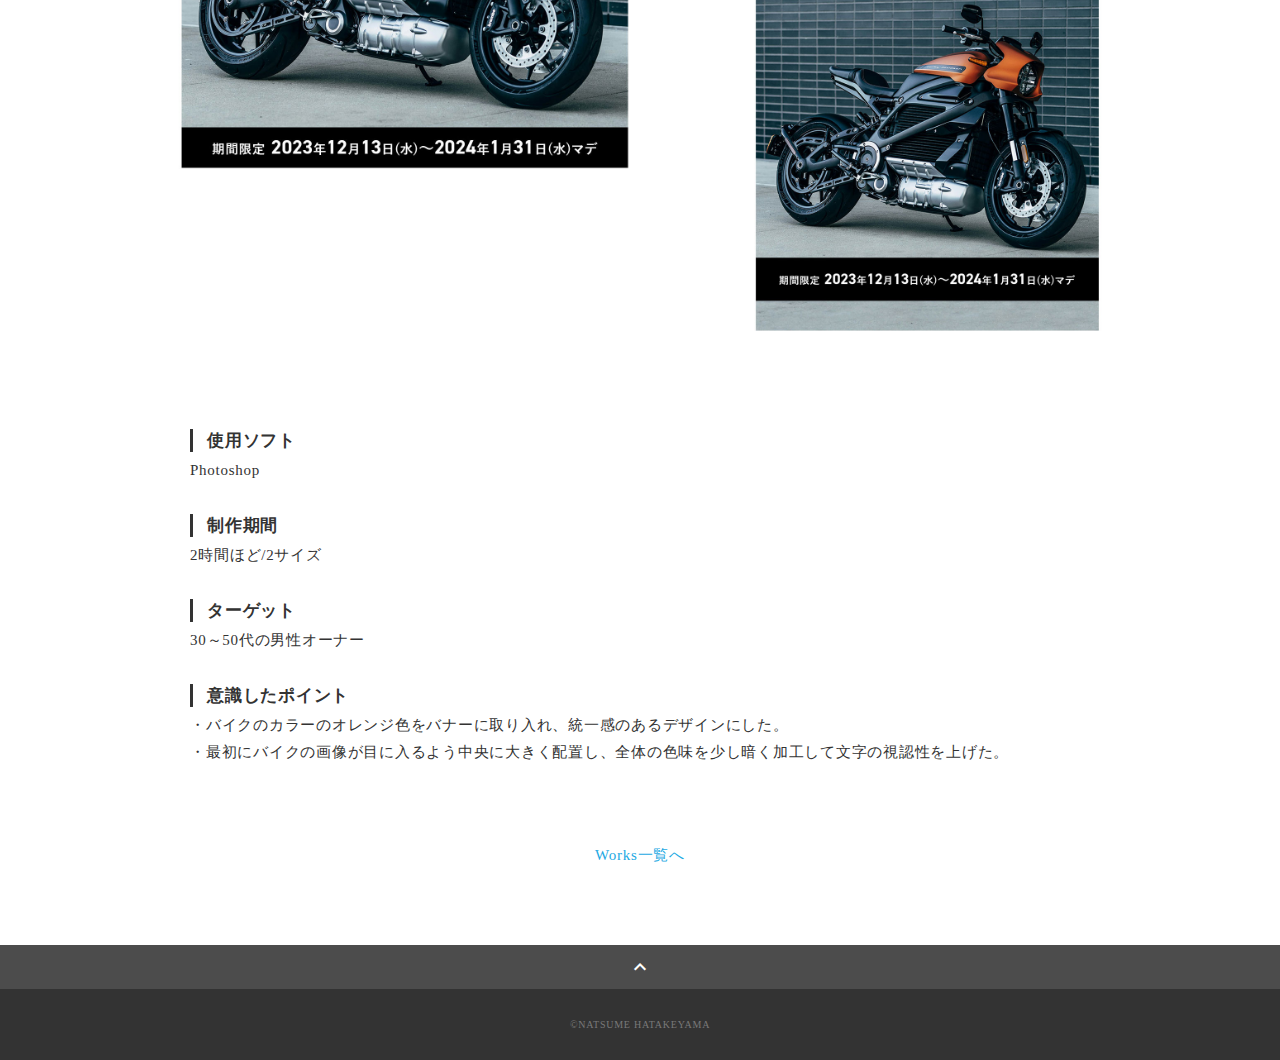
<file: works-page6.html>
<!DOCTYPE html>
<html>
  <head>
    <meta charset="utf-8">
    <meta name="viewport" content="width=device-width,initial-scale=1">
    <meta property='og:type' content='website'>
    <meta property='og:title' content='WebデザイナーNATSUME HATAKEYMA ポートフォリオ'>
    <meta property='og:url' content='URLが入る'>
    <meta property='og:description' content='NATSUME HATAKEYMAのポートフォリオサイトです。'>
    <meta property="og:image" content="img/ogp.png">
    <meta name="description" content="NATSUME HATAKEYMAのポートフォリオサイトです" />
    <title>NATSUME HATAKEYMA ポートフォリオ</title>
    <link rel="preconnect" href="https://fonts.gstatic.com">
    <link href="https://fonts.googleapis.com/css2?family=Montserrat:wght@400;700&display=swap" rel="stylesheet">
    <link href="https://fonts.googleapis.com/css?family=Material+Icons+Outlined" rel="stylesheet">
    <link href="css/ress.css" media="all" rel="stylesheet" type="text/css" />
    <link href="css/style.css" media="all" rel="stylesheet" type="text/css" />
    <link rel="shortcut icon" href="favicon/favicon.ico" />
    <link rel=”canonical” href=”URLが入る” />
  
     <!--ファビコン-->
     <link rel="apple-touch-icon" sizes="180x180" href="favicon/apple-touch-icon.png">
     <link rel="icon" type="image/png" sizes="32x32" href="favicon/favicon-16x16.png">
     <link rel="icon" type="image/png" sizes="16x16" href="favicon/favicon-32x32.png">
     <link rel="manifest" href="/site.webmanifest">
     <meta name="msapplication-TileColor" content="#da532c">
     <meta name="theme-color" content="#ffffff">
  <!-- Googleフォント↓ -->
    <link rel="preconnect" href="https://fonts.googleapis.com">
  <link rel="preconnect" href="https://fonts.gstatic.com" crossorigin>
  <link href="https://fonts.googleapis.com/css2?family=Space+Grotesk:wght@700&display=swap" rel="stylesheet">
  </head>

<body>
  <div class="wrapper">

    <!-- header -->
    <header class="header ">
      <div class="container">
        <h1 class="header-logo">
          <a href=".">NATSUME HATAKEYAMA</a>
        </h1>
        <nav class="gnav">
          <ul class="gnav-list">
            <li class="gnav-item"><a href="/index.html#works">WORKS</a></li>
            <li class="gnav-item"><a href="/index.html#contact">CONTACT</a></li>
            <li class="gnav-item"><a href="profile.html">PROFILE</a></li>
          </ul>
        </nav>
      </div>
    </header>
    <!-- /header -->

    <main class="content">

      <article class="article">
        <div class="article-container">
          <h2 class="article-title">インスタ広告バナー(自主制作)</h2>
          <img src="img/works-06-01.jpg" style="margin-bottom:50px ;">
          <div class="article-body">
            <p>
              インスタグラムに掲載する架空バナーを制作しました。充電し放題のサブスクプランを若いバイクオーナーにアピールすることを目的としています。フィード投稿と、ストーリーに投稿することを想定し、2サイズにリサイズしています。
            </p>
          </div>

            <img src="img/works-06-02.jpg" alt="バナーの画像" style="margin-bottom:50px ;">

          <div class="article-body">
            <h3>使用ソフト</h3>
            <p>Photoshop</p>
            <h3>制作期間</h3>
            <p>2時間ほど/2サイズ
            </p>
            <h3>ターゲット</h3>
            <p>30～50代の男性オーナー</p>
            <h3>意識したポイント</h3>
            <p>・バイクのカラーのオレンジ色をバナーに取り入れ、統一感のあるデザインにした。<br>
              ・最初にバイクの画像が目に入るよう中央に大きく配置し、全体の色味を少し暗く加工して文字の視認性を上げた。</p>
          </div>
          <div class="home-link">
            <a href="./#works">Works一覧へ</a>
          </div>
        </div>
      </article>

      <div class="page-top" id="js-page-top">
        <span class="material-icons-outlined">expand_less</span>
      </div>
    </main>

    <!-- footer -->
    <footer class="footer">
      <div class="copyright">&copy;NATSUME HATAKEYAMA</div>
    </footer>
    <!-- /footer -->

  </div>
  <script src="https://ajax.googleapis.com/ajax/libs/jquery/3.5.1/jquery.min.js"></script>
  <script type='text/javascript' src="js/script.js"></script>
</body>
</html>
</file>
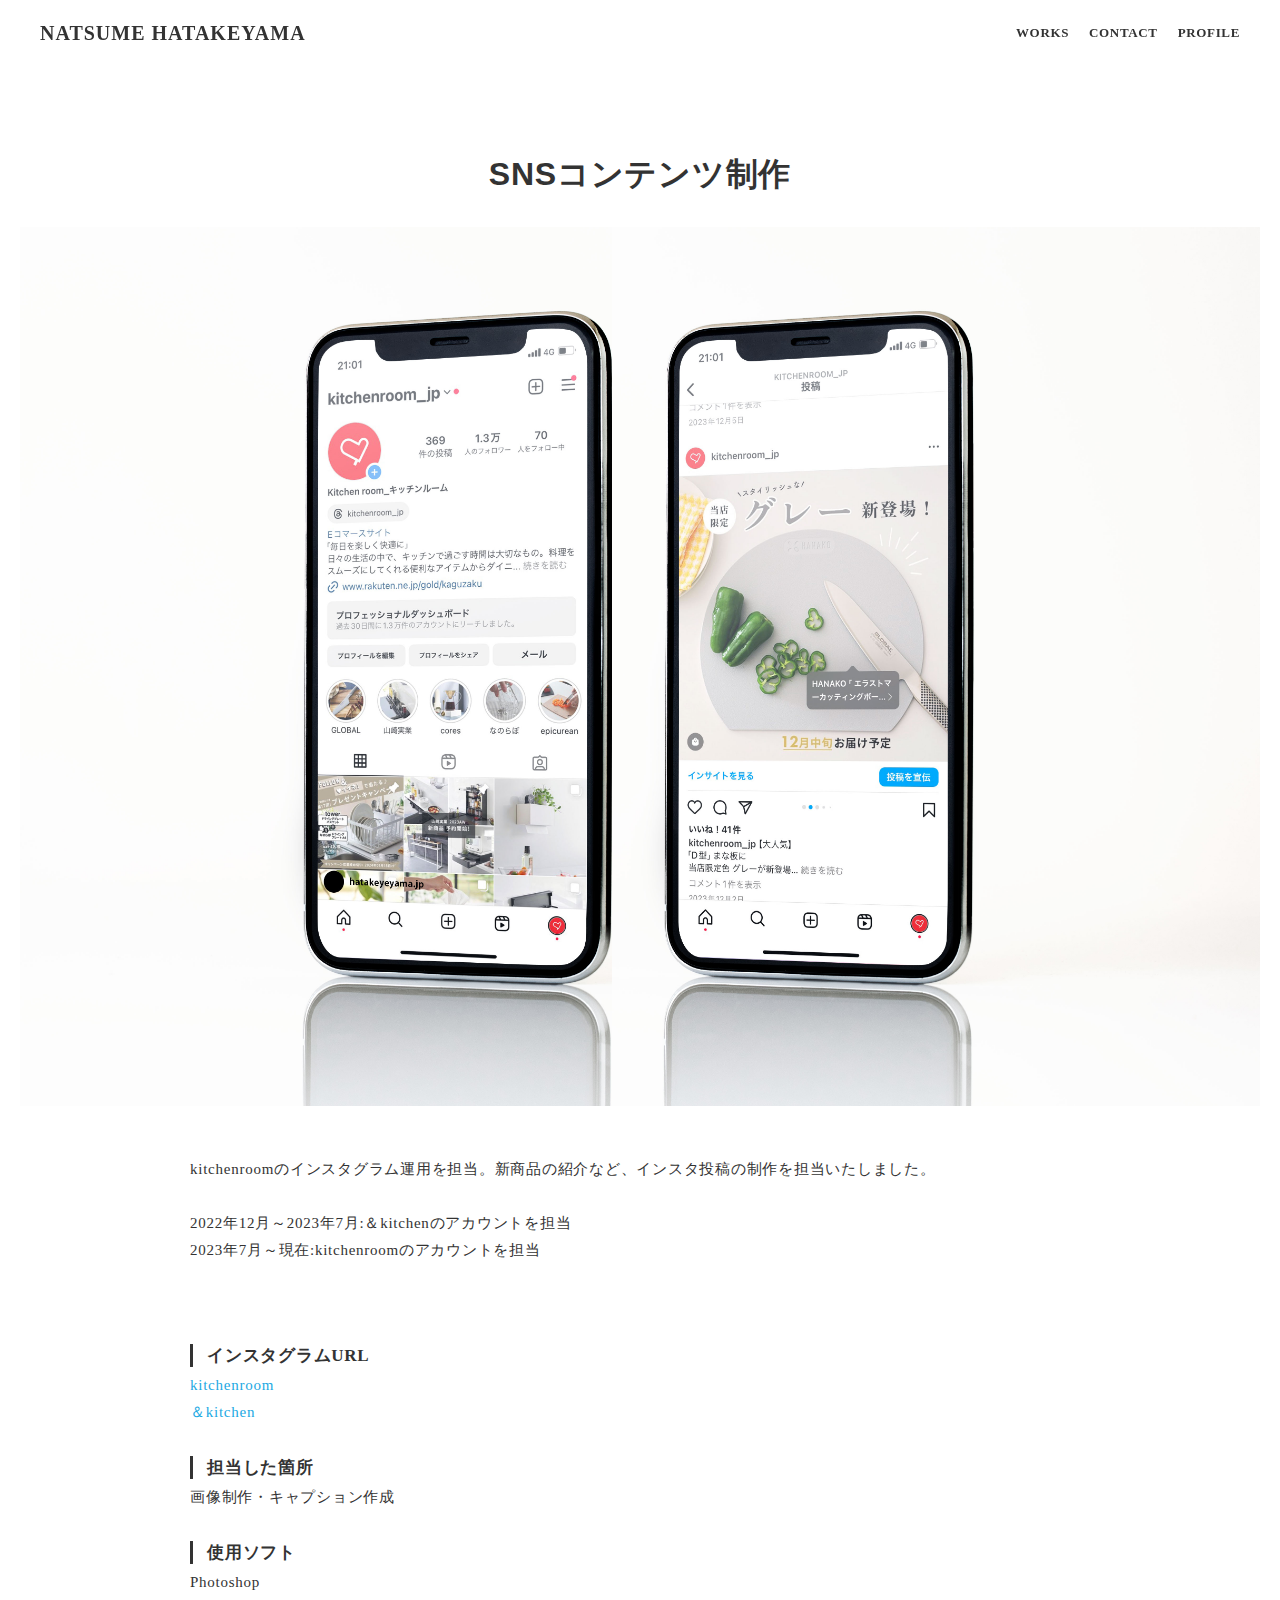
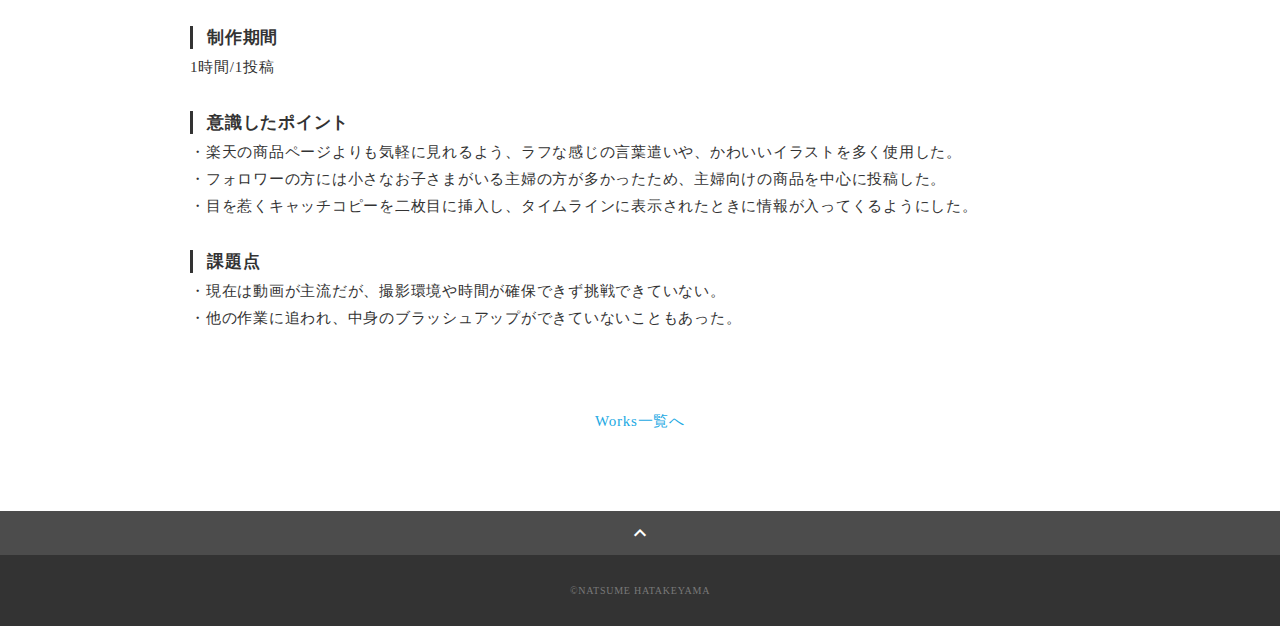
<file: works-page7.html>
<!DOCTYPE html>
<html>

<head>
  <meta charset="utf-8">
  <meta name="viewport" content="width=device-width,initial-scale=1">
  <meta property='og:type' content='website'>
  <meta property='og:title' content='WebデザイナーNATSUME HATAKEYMA ポートフォリオ'>
  <meta property='og:url' content='URLが入る'>
  <meta property='og:description' content='NATSUME HATAKEYMAのポートフォリオサイトです。'>
  <meta property="og:image" content="img/ogp.png">
  <meta name="description" content="NATSUME HATAKEYMAのポートフォリオサイトです" />
  <title>NATSUME HATAKEYMA ポートフォリオ</title>
  <link rel="preconnect" href="https://fonts.gstatic.com">
  <link href="https://fonts.googleapis.com/css2?family=Montserrat:wght@400;700&display=swap" rel="stylesheet">
  <link href="https://fonts.googleapis.com/css?family=Material+Icons+Outlined" rel="stylesheet">
  <link href="css/ress.css" media="all" rel="stylesheet" type="text/css" />
  <link href="css/style.css" media="all" rel="stylesheet" type="text/css" />
  <link rel="shortcut icon" href="favicon/favicon.ico" />
  <link rel=”canonical” href=”URLが入る” />

  <!--ファビコン-->
  <link rel="apple-touch-icon" sizes="180x180" href="favicon/apple-touch-icon.png">
  <link rel="icon" type="image/png" sizes="32x32" href="favicon/favicon-16x16.png">
  <link rel="icon" type="image/png" sizes="16x16" href="favicon/favicon-32x32.png">
  <link rel="manifest" href="/site.webmanifest">
  <meta name="msapplication-TileColor" content="#da532c">
  <meta name="theme-color" content="#ffffff">
  <!-- Googleフォント↓ -->
  <link rel="preconnect" href="https://fonts.googleapis.com">
  <link rel="preconnect" href="https://fonts.gstatic.com" crossorigin>
  <link href="https://fonts.googleapis.com/css2?family=Space+Grotesk:wght@700&display=swap" rel="stylesheet">
</head>

<body>
  <div class="wrapper">

    <!-- header -->
    <header class="header ">
      <div class="container">
        <h1 class="header-logo">
          <a href=".">NATSUME HATAKEYAMA</a>
        </h1>
        <nav class="gnav">
          <ul class="gnav-list">
            <li class="gnav-item"><a href="/index.html#works">WORKS</a></li>
            <li class="gnav-item"><a href="/index.html#contact">CONTACT</a></li>
            <li class="gnav-item"><a href="profile.html">PROFILE</a></li>
          </ul>
        </nav>
      </div>
    </header>
    <!-- /header -->

    <main class="content">

      <article class="article">
        <div class="article-container">
          <h2 class="article-title">SNSコンテンツ制作</h2>
          <img src="img/works-07-01.jpg" style="margin-bottom:50px ;">

          <div class="article-body">
            <p>
              kitchenroomのインスタグラム運用を担当。新商品の紹介など、インスタ投稿の制作を担当いたしました。<br><br>
              2022年12月～2023年7月:＆kitchenのアカウントを担当<br>
              2023年7月～現在:kitchenroomのアカウントを担当
            </p>
          </div>
          <div class="article-body">
            <h3>インスタグラムURL</h3>
            <p><a href="https://www.instagram.com/kitchenroom_jp/" target="_blank"
                rel="noopener">kitchenroom</a><br>
                <a href="https://www.instagram.com/andkitchen_jp/" target="_blank"
                rel="noopener">＆kitchen</a></p>
            <h3>担当した箇所</h3>
            <p>画像制作・キャプション作成</p>
            <h3>使用ソフト</h3>
            <p>Photoshop</p>
            <h3>制作期間</h3>
            <p>1時間/1投稿
            </p>
            <h3>意識したポイント</h3>
            <p>・楽天の商品ページよりも気軽に見れるよう、ラフな感じの言葉遣いや、かわいいイラストを多く使用した。<br>
              ・フォロワーの方には小さなお子さまがいる主婦の方が多かったため、主婦向けの商品を中心に投稿した。<br>
              ・目を惹くキャッチコピーを二枚目に挿入し、タイムラインに表示されたときに情報が入ってくるようにした。</p>
              <h3>課題点</h3>
            <p>・現在は動画が主流だが、撮影環境や時間が確保できず挑戦できていない。<br>
              ・他の作業に追われ、中身のブラッシュアップができていないこともあった。<br>
              </p>

          </div>

          <div class="home-link">
            <a href="./#works">Works一覧へ</a>
          </div>
        </div>
      </article>

      <div class="page-top" id="js-page-top">
        <span class="material-icons-outlined">expand_less</span>
      </div>
    </main>

    <!-- footer -->
    <footer class="footer">
      <div class="copyright">&copy;NATSUME HATAKEYAMA</div>
    </footer>
    <!-- /footer -->

  </div>
  <script src="https://ajax.googleapis.com/ajax/libs/jquery/3.5.1/jquery.min.js"></script>
  <script type='text/javascript' src="js/script.js"></script>
</body>

</html>
</file>
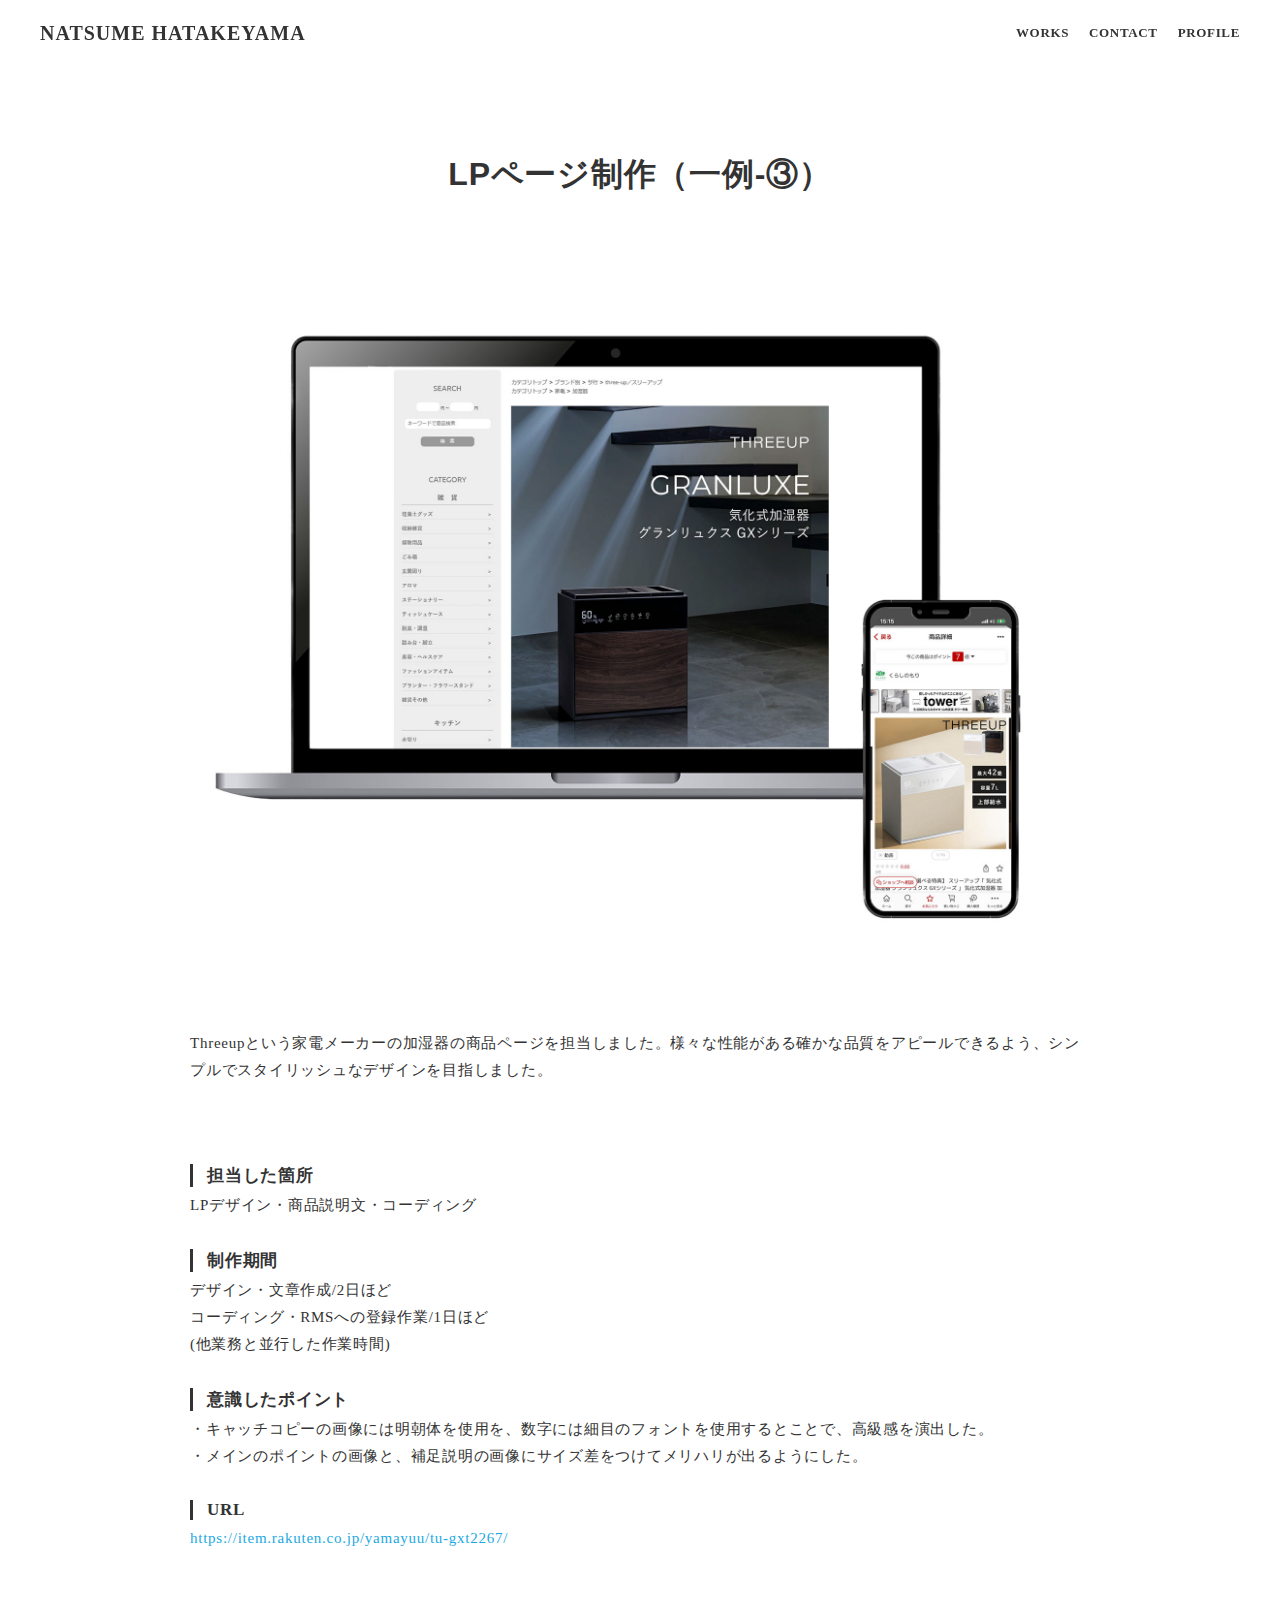
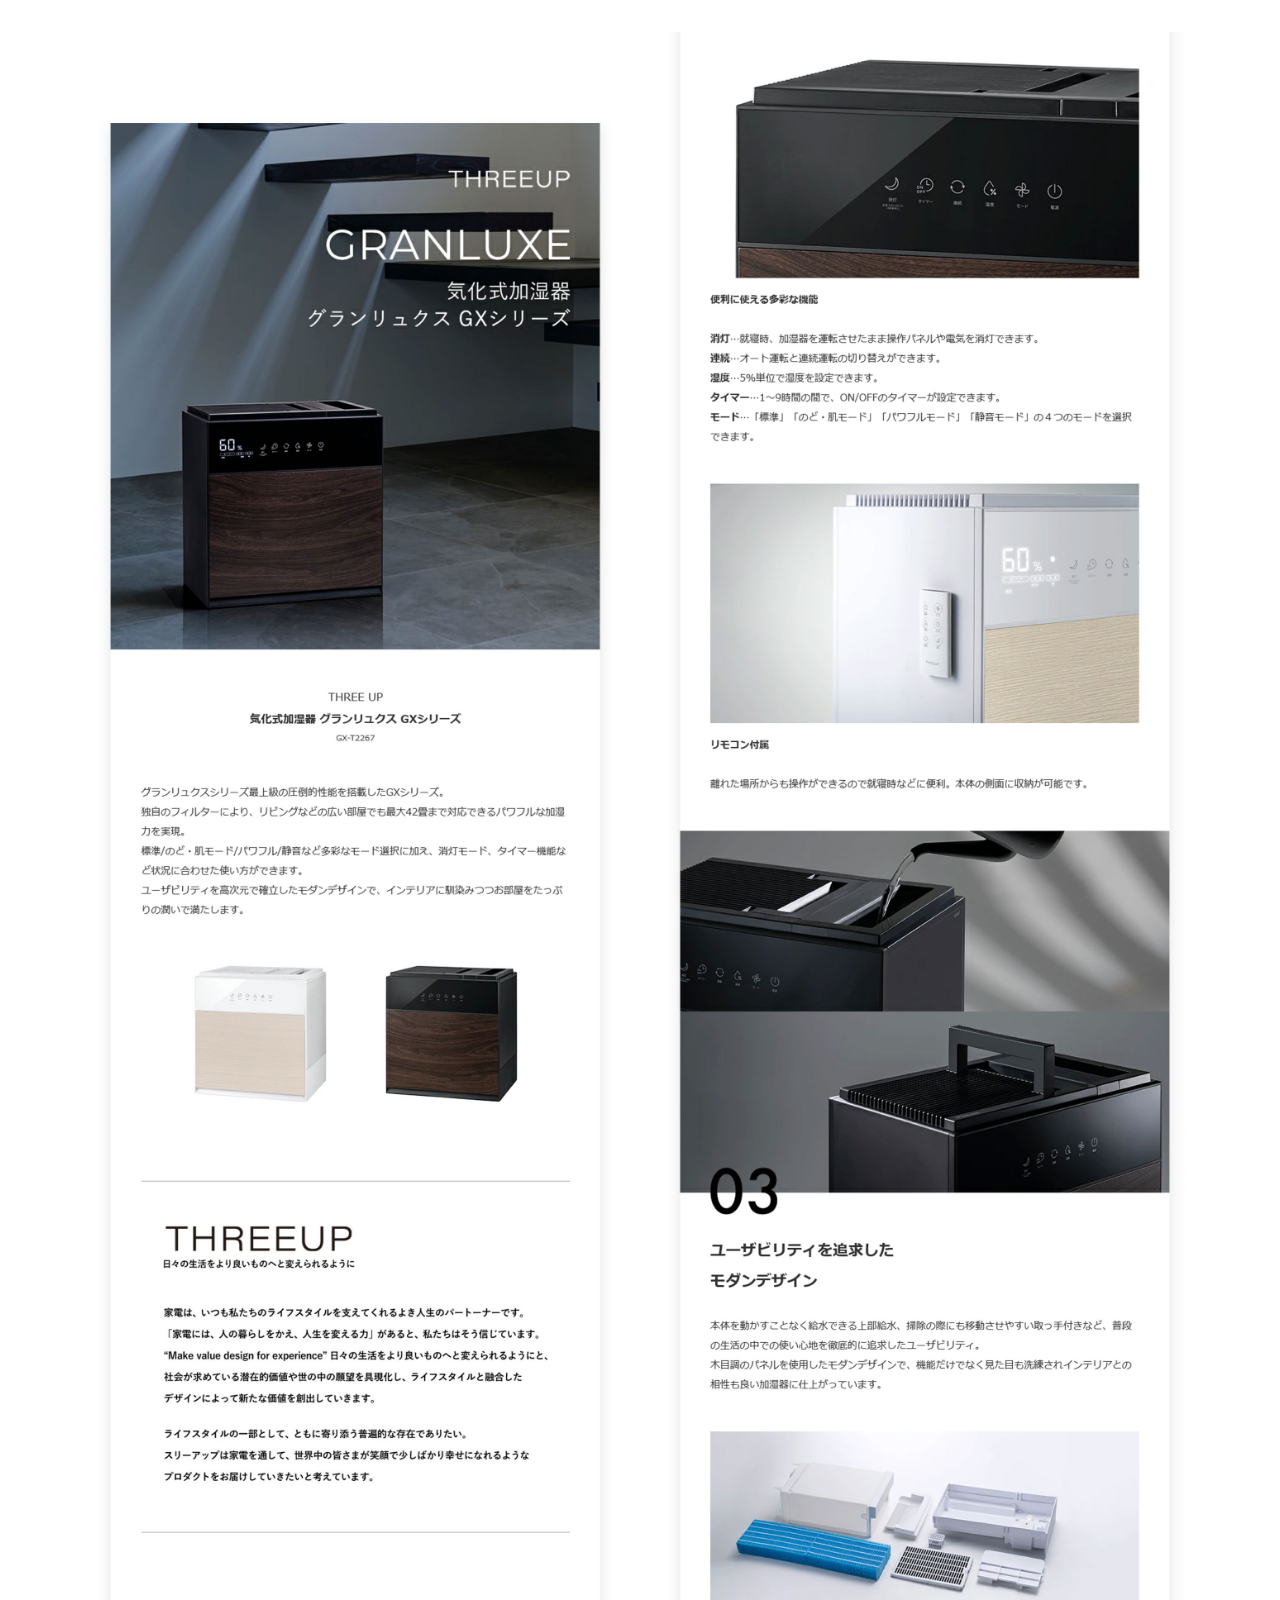
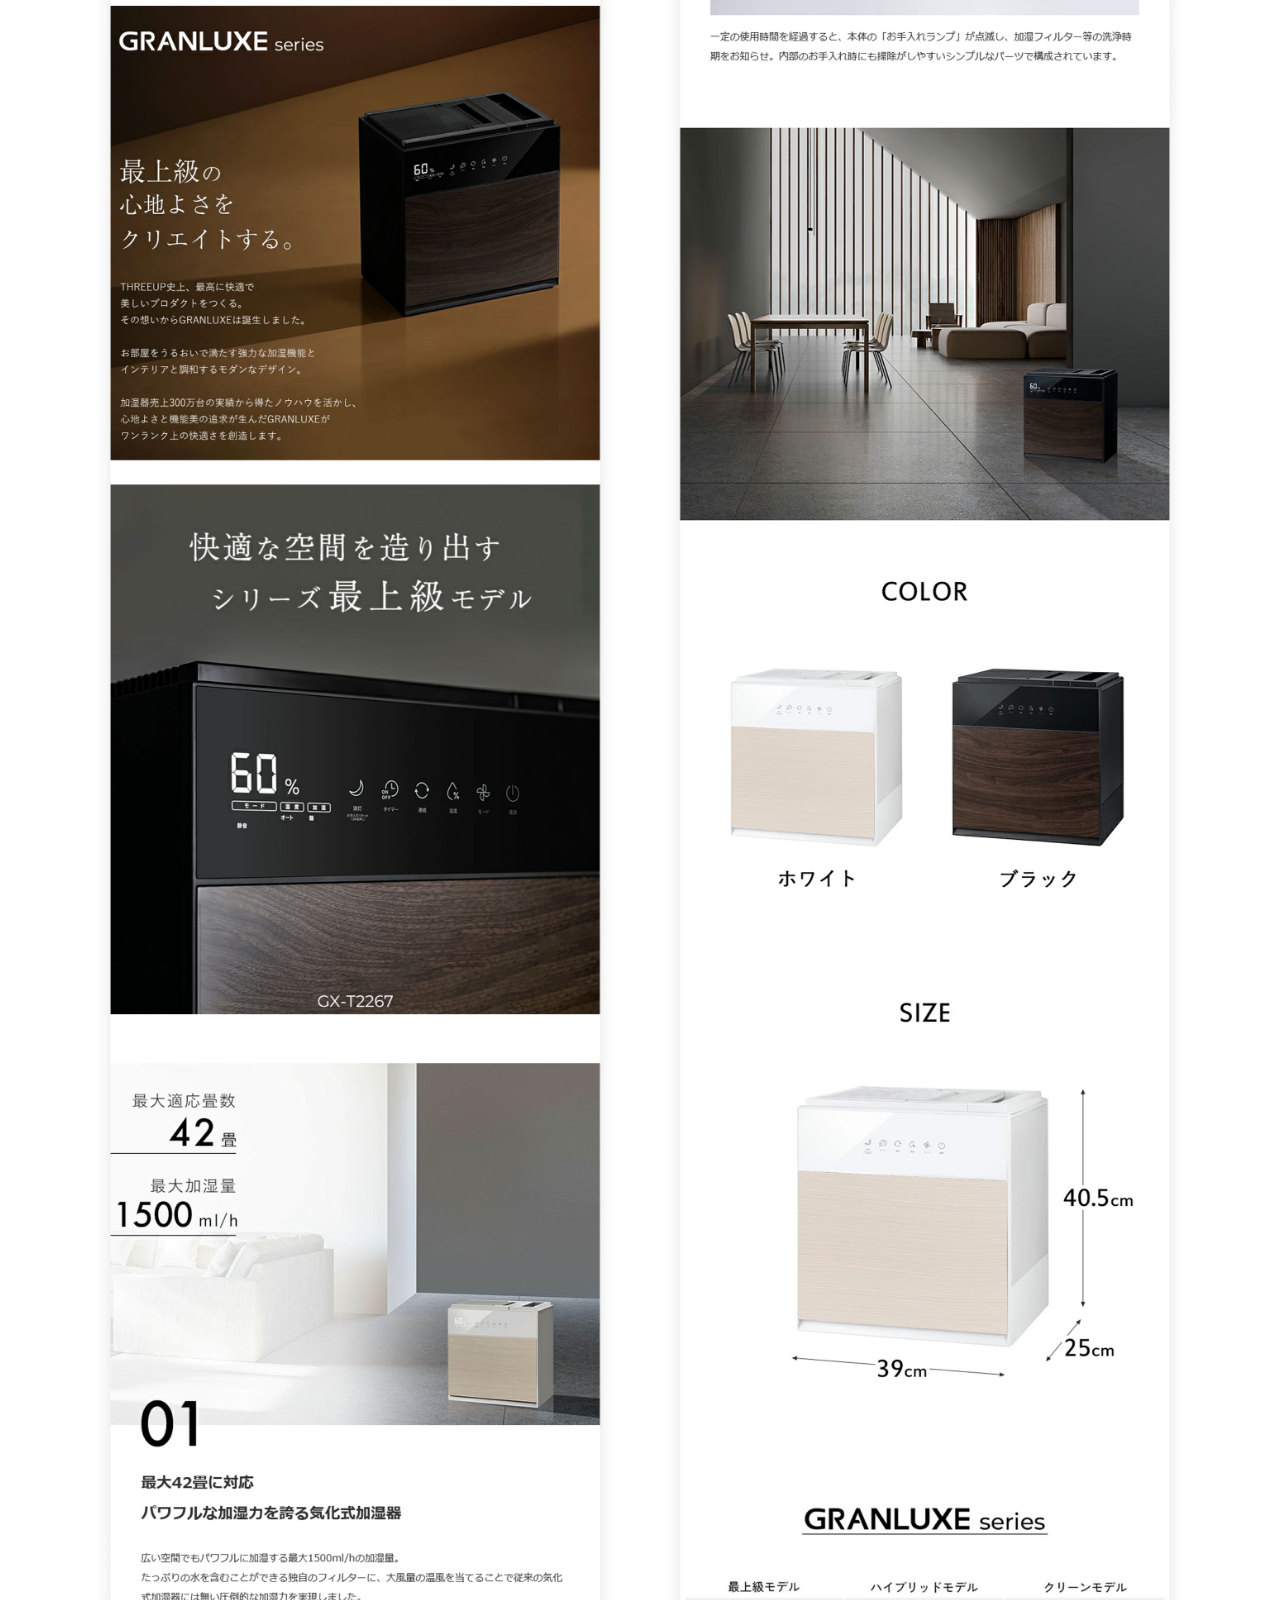
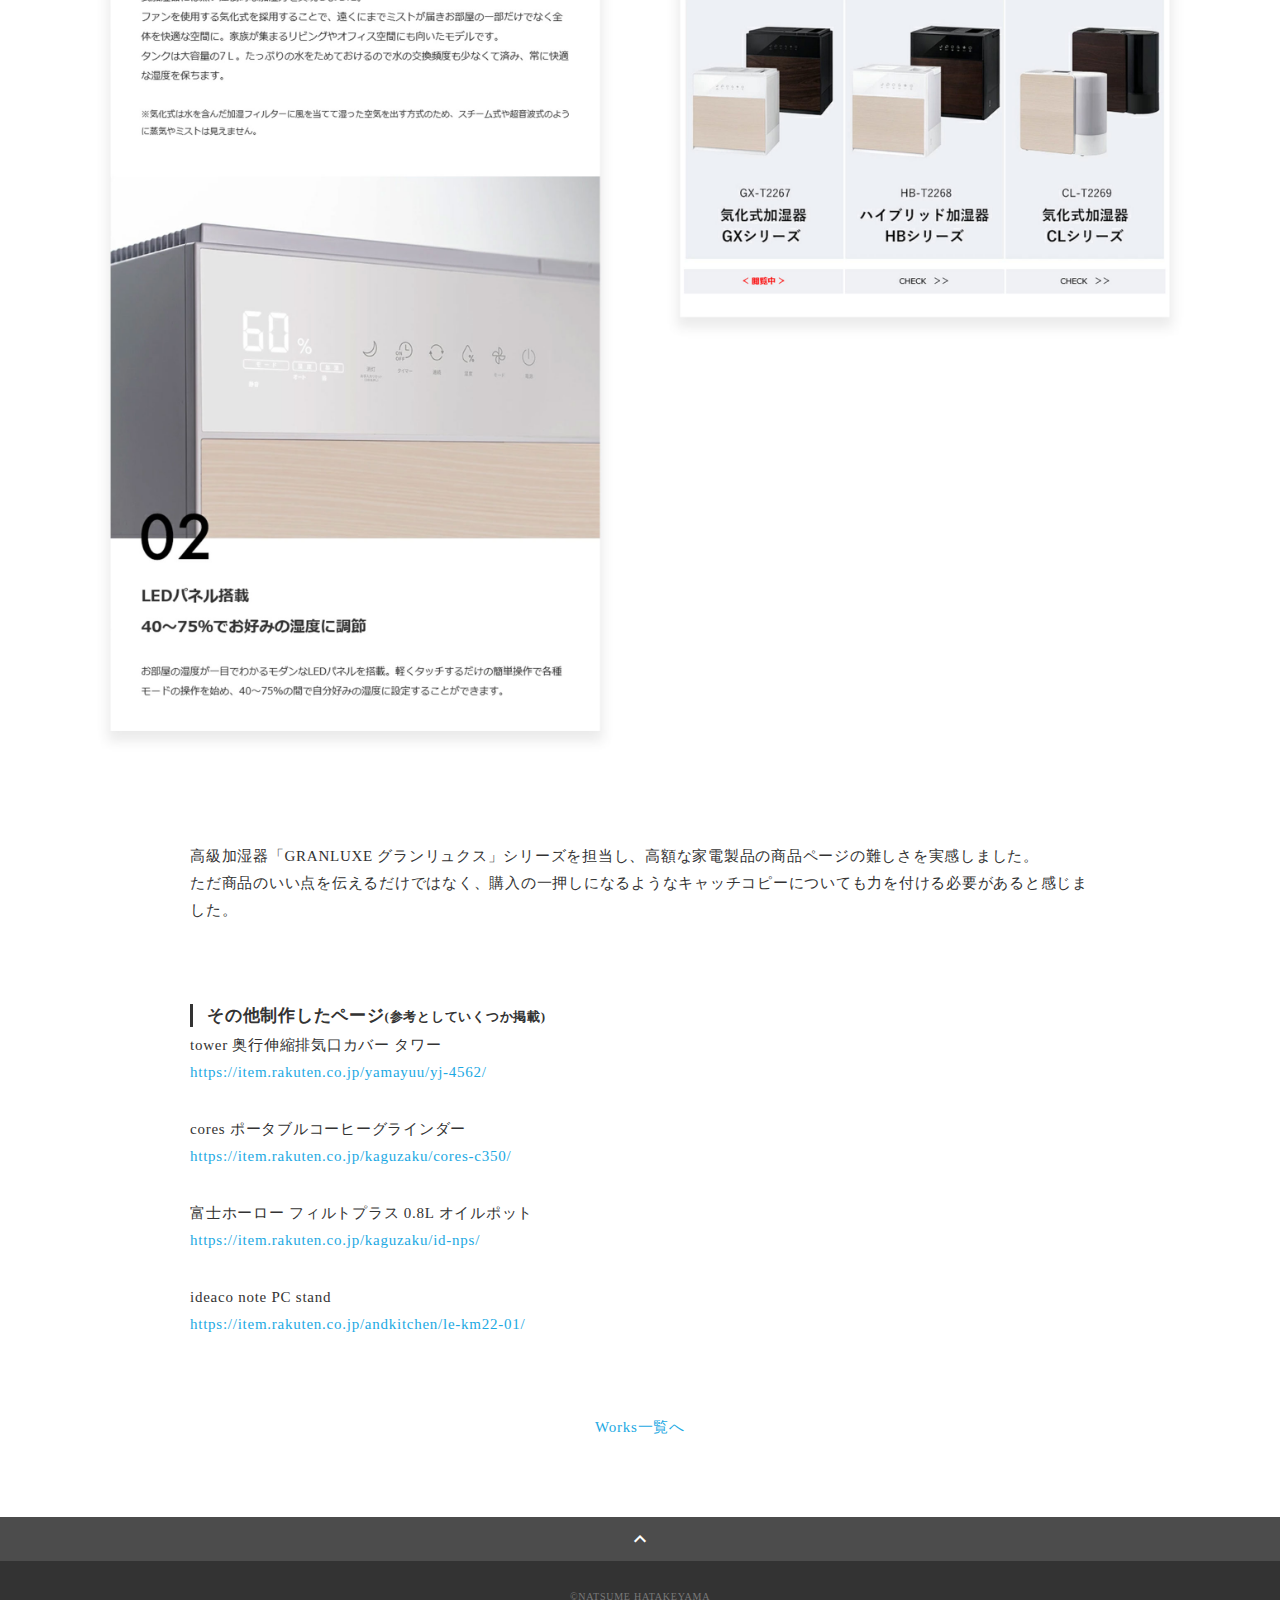
<file: works-page8.html>
<!DOCTYPE html>
<html>

<head>
  <meta charset="utf-8">
  <meta name="viewport" content="width=device-width,initial-scale=1">
  <meta property='og:type' content='website'>
  <meta property='og:title' content='WebデザイナーNATSUME HATAKEYMA ポートフォリオ'>
  <meta property='og:url' content='URLが入る'>
  <meta property='og:description' content='NATSUME HATAKEYMAのポートフォリオサイトです。'>
  <meta property="og:image" content="img/ogp.png">
  <meta name="description" content="NATSUME HATAKEYMAのポートフォリオサイトです" />
  <title>NATSUME HATAKEYMA ポートフォリオ</title>
  <link rel="preconnect" href="https://fonts.gstatic.com">
  <link href="https://fonts.googleapis.com/css2?family=Montserrat:wght@400;700&display=swap" rel="stylesheet">
  <link href="https://fonts.googleapis.com/css?family=Material+Icons+Outlined" rel="stylesheet">
  <link href="css/ress.css" media="all" rel="stylesheet" type="text/css" />
  <link href="css/style.css" media="all" rel="stylesheet" type="text/css" />
  <link rel="shortcut icon" href="favicon/favicon.ico" />
  <link rel=”canonical” href=”URLが入る” />

   <!--ファビコン-->
   <link rel="apple-touch-icon" sizes="180x180" href="favicon/apple-touch-icon.png">
   <link rel="icon" type="image/png" sizes="32x32" href="favicon/favicon-16x16.png">
   <link rel="icon" type="image/png" sizes="16x16" href="favicon/favicon-32x32.png">
   <link rel="manifest" href="/site.webmanifest">
   <meta name="msapplication-TileColor" content="#da532c">
   <meta name="theme-color" content="#ffffff">
<!-- Googleフォント↓ -->
  <link rel="preconnect" href="https://fonts.googleapis.com">
<link rel="preconnect" href="https://fonts.gstatic.com" crossorigin>
<link href="https://fonts.googleapis.com/css2?family=Space+Grotesk:wght@700&display=swap" rel="stylesheet">
</head>

<body>
  <div class="wrapper">

    <!-- header -->
    <header class="header ">
      <div class="container">
        <h1 class="header-logo">
          <a href=".">NATSUME HATAKEYAMA</a>
        </h1>
        <nav class="gnav">
          <ul class="gnav-list">
            <li class="gnav-item"><a href="/index.html#works">WORKS</a></li>
            <li class="gnav-item"><a href="/index.html#contact">CONTACT</a></li>
            <li class="gnav-item"><a href="profile.html">PROFILE</a></li>
          </ul>
        </nav>
      </div>
    </header>
    <!-- /header -->

    <main class="content">

      <article class="article">
        <div class="article-container">
          <h2 class="article-title">LPページ制作（一例-③）</h2>
          <img src="img/works-08-01.jpg" style="margin-bottom:50px ;">
          <div class="article-body">
            <p>
              Threeupという家電メーカーの加湿器の商品ページを担当しました。様々な性能がある確かな品質をアピールできるよう、シンプルでスタイリッシュなデザインを目指しました。
            </p>
          </div>
          <div class="article-body">
            <h3>担当した箇所</h3>
            <p>LPデザイン・商品説明文・コーディング</p>
            <h3>制作期間</h3>
            <p>デザイン・文章作成/2日ほど<br>
              コーディング・RMSへの登録作業/1日ほど<br>
              (他業務と並行した作業時間)
            </p>
            <h3>意識したポイント</h3>
            <p>・キャッチコピーの画像には明朝体を使用を、数字には細目のフォントを使用するとことで、高級感を演出した。<br>
              ・メインのポイントの画像と、補足説明の画像にサイズ差をつけてメリハリが出るようにした。</p>
            <h3>URL</h3>
            <p><a href="https://item.rakuten.co.jp/yamayuu/tu-gxt2267/" target="_blank"
                rel="noopener">https://item.rakuten.co.jp/yamayuu/tu-gxt2267/</a></p>
          </div>

          <p>
            <img src="img/works-08-02.jpg" alt="バナーの画像" style="margin-bottom:50px ;"><br><br><br>
          </p>
          <div class="article-body">
            <p>
              高級加湿器「GRANLUXE グランリュクス」シリーズを担当し、高額な家電製品の商品ページの難しさを実感しました。<br>
              ただ商品のいい点を伝えるだけではなく、購入の一押しになるようなキャッチコピーについても力を付ける必要があると感じました。
            </p>
          </div>
          <div class="article-body">
            <h3>その他制作したページ<span style="font-size: small;">(参考としていくつか掲載)</span></h3>
            <p>tower  奥行伸縮排気口カバー タワー<br><a href="https://item.rakuten.co.jp/yamayuu/yj-4562/" target="_blank"
              rel="noopener">https://item.rakuten.co.jp/yamayuu/yj-4562/</a></p>
            <p>cores ポータブルコーヒーグラインダー<br><a href="https://item.rakuten.co.jp/kaguzaku/cores-c350/" target="_blank"
                rel="noopener">https://item.rakuten.co.jp/kaguzaku/cores-c350/</a></p>
            <p>富士ホーロー フィルトプラス 0.8L オイルポット<br><a href="https://item.rakuten.co.jp/kaguzaku/ad-opf08l/" target="_blank"
                rel="noopener">https://item.rakuten.co.jp/kaguzaku/id-nps/</a></p>
            <p>ideaco note PC stand<br><a href="https://item.rakuten.co.jp/kaguzaku/id-nps/" target="_blank"
                rel="noopener">https://item.rakuten.co.jp/andkitchen/le-km22-01/</a></p>
          </div>

          <div class="home-link">
            <a href="./#works">Works一覧へ</a>
          </div>
        </div>
      </article>

      <div class="page-top" id="js-page-top">
        <span class="material-icons-outlined">expand_less</span>
      </div>
    </main>

    <!-- footer -->
    <footer class="footer">
      <div class="copyright">&copy;NATSUME HATAKEYAMA</div>
    </footer>
    <!-- /footer -->

  </div>
  <script src="https://ajax.googleapis.com/ajax/libs/jquery/3.5.1/jquery.min.js"></script>
  <script type='text/javascript' src="js/script.js"></script>
</body>

</html>
</file>
<file: css/ress.css>
/*!
 * ress.css • v3.0.1
 * MIT License
 * github.com/filipelinhares/ress
 */

/* # =================================================================
   # Global selectors
   # ================================================================= */

html {
  box-sizing: border-box;
  word-break: normal;
  -moz-tab-size: 4;
  tab-size: 4;

  -webkit-text-size-adjust: 100%; /* Prevent adjustments of font size after orientation changes in iOS */
}

*,
::before,
::after {
  box-sizing: inherit;
  background-repeat: no-repeat; /* Set `background-repeat: no-repeat` to all elements and pseudo elements */
}

::before,
::after {
  vertical-align: inherit;
  text-decoration: inherit; /* Inherit text-decoration and vertical align to ::before and ::after pseudo elements */
}

* {
  margin: 0;
  padding: 0; /* Reset `padding` and `margin` of all elements */
}

/* # =================================================================
   # General elements
   # ================================================================= */

hr {
  overflow: visible; /* Show the overflow in Edge and IE */
  height: 0; /* Add the correct box sizing in Firefox */
}

details,
main {
  display: block; /* Render the `main` element consistently in IE. */
}

summary {
  display: list-item; /* Add the correct display in all browsers */
}

small {
  font-size: 80%; /* Set font-size to 80% in `small` elements */
}

[hidden] {
  display: none; /* Add the correct display in IE */
}

abbr[title] {
  /* Add the correct text decoration in Chrome, Edge, IE, Opera, and Safari */
  text-decoration: underline;
  text-decoration: underline dotted;
  border-bottom: none; /* Remove the bottom border in Chrome 57 */
}

a {
  background-color: transparent; /* Remove the gray background on active links in IE 10 */
}

a:active,
a:hover {
  outline-width: 0; /* Remove the outline when hovering in all browsers */
}

code,
kbd,
pre,
samp {
  font-family: monospace, monospace; /* Specify the font family of code elements */
}

pre {
  font-size: 1em; /* Correct the odd `em` font sizing in all browsers */
}

b,
strong {
  font-weight: bolder; /* Add the correct font weight in Chrome, Edge, and Safari */
}

/* https://gist.github.com/unruthless/413930 */
sub,
sup {
  position: relative;
  font-size: 75%;
  line-height: 0;
  vertical-align: baseline;
}

sub {
  bottom: -.25em;
}

sup {
  top: -.5em;
}

/* # =================================================================
   # Forms
   # ================================================================= */

input {
  border-radius: 0;
}

/* Replace pointer cursor in disabled elements */
[disabled] {
  cursor: default;
}

[type="number"]::-webkit-container-spin-button,
[type="number"]::-webkit-outer-spin-button {
  height: auto; /* Correct the cursor style of increment and decrement buttons in Chrome */
}

[type="search"] {
  outline-offset: -2px; /* Correct the outline style in Safari */

  -webkit-appearance: textfield; /* Correct the odd appearance in Chrome and Safari */
}

[type="search"]::-webkit-search-decoration {
  -webkit-appearance: none; /* Remove the container padding in Chrome and Safari on macOS */
}

textarea {
  overflow: auto; /* Internet Explorer 11+ */
  resize: vertical; /* Specify textarea resizability */
}

button,
input,
optgroup,
select,
textarea {
  font: inherit; /* Specify font inheritance of form elements */
}

optgroup {
  font-weight: bold; /* Restore the font weight unset by the previous rule */
}

button {
  overflow: visible; /* Address `overflow` set to `hidden` in IE 8/9/10/11 */
}

button,
select {
  text-transform: none; /* Firefox 40+, Internet Explorer 11- */
}

/* Apply cursor pointer to button elements */
button,
[type="button"],
[type="reset"],
[type="submit"],
[role="button"] {
  cursor: pointer;
  color: inherit;
}

/* Remove container padding and border in Firefox 4+ */
button::-moz-focus-container,
[type="button"]::-moz-focus-container,
[type="reset"]::-moz-focus-container,
[type="submit"]::-moz-focus-container {
  padding: 0;
  border-style: none;
}

/* Replace focus style removed in the border reset above */
button:-moz-focusring,
[type="button"]::-moz-focus-container,
[type="reset"]::-moz-focus-container,
[type="submit"]::-moz-focus-container {
  outline: 1px dotted ButtonText;
}

button,
html [type="button"],
/* Prevent a WebKit bug where (2) destroys native `audio` and `video`controls in Android 4 */
[type="reset"],
[type="submit"] {
  -webkit-appearance: button; /* Correct the inability to style clickable types in iOS */
}

/* Remove the default button styling in all browsers */
button,
input,
select,
textarea {
  border-style: none;
  background-color: transparent;
}

/* Style select like a standard input */
select {
  -webkit-appearance: none; /* Chrome 41+ */
  -moz-appearance: none; /* Firefox 36+ */
}

select::-ms-expand {
  display: none; /* Internet Explorer 11+ */
}

select::-ms-value {
  color: currentColor; /* Internet Explorer 11+ */
}

legend {
  display: table; /* Correct the text wrapping in Edge and IE */
  max-width: 100%; /* Correct the text wrapping in Edge and IE */
  max-width: 100%; /* Correct the text wrapping in Edge 18- and IE */
  white-space: normal; /* Correct the text wrapping in Edge and IE */
  color: inherit; /* Correct the color inheritance from `fieldset` elements in IE */
  border: 0; /* Correct `color` not being inherited in IE 8/9/10/11 */
}

::-webkit-file-upload-button {
  font: inherit; /* Change font properties to `inherit` in Chrome and Safari */
  color: inherit;
  /* Correct the inability to style clickable types in iOS and Safari */

  -webkit-appearance: button;
}

/* # =================================================================
   # Specify media element style
   # ================================================================= */

img {
  border-style: none; /* Remove border when inside `a` element in IE 8/9/10 */
}

/* Add the correct vertical alignment in Chrome, Firefox, and Opera */
progress {
  vertical-align: baseline;
}

/* # =================================================================
   # Accessibility
   # ================================================================= */

/* Hide content from screens but not screenreaders */
@media screen {
  [hidden~="screen"] {
    display: inherit;
  }
  [hidden~="screen"]:not(:active):not(:focus):not(:target) {
    position: absolute !important;
    clip: rect(0 0 0 0) !important;
  }
}

/* Specify the progress cursor of updating elements */
[aria-busy="true"] {
  cursor: progress;
}

/* Specify the pointer cursor of trigger elements */
[aria-controls] {
  cursor: pointer;
}

/* Specify the unstyled cursor of disabled, not-editable, or otherwise inoperable elements */
[aria-disabled] {
  cursor: default;
}
</file>
<file: css/style.css>
body {
  font-family: "Montserrat","Helvetica Neue",Arial,"Hiragino Kaku Gothic ProN","Hiragino Sans",Meiryo,sans-serif,font-family 'Space Grotesk', sans-serif;;
  font-size: 15px;
  letter-spacing: .05em;
  color: #333;
}

a {
  transition: opacity .3s;
  text-decoration: none;
  color: #1ca9e3;
}

img {
  max-width: 100%;
  height: auto;
  vertical-align: bottom;
  border-style: none;
}



.pc-only {
  display: block;
}

.sp-only {
  display: none;
}

/*--------------------------------
 レイアウト
---------------------------------*/
.wrapper {
  padding-top: 73px;
}

.section {
  padding: 90px 0;
}

.section:nth-of-type(odd) {
  background-color: #f7f7f7;
}

.container {
  max-width: 1340px;
  margin: 0 auto;
  padding: 0 40px;
}

/*--------------------------------
 見出し
---------------------------------*/
.title {
  font-size: 34px;
  font-weight: bold;
  line-height: 1;
  margin-bottom: 40px;
  text-align: center;
  letter-spacing: .05em;
  color: #333;
  font-family: 'Space Grotesk';
}

.lead {
  font-size: 16px;
  line-height: 1.8;
  margin-bottom: 30px;
}

/*--------------------------------
ヘッダー
---------------------------------*/
.header {
  position: fixed;
  top: 0;
  z-index: 1;
  width: 100%;
  /*----
  background-color: #fff;
  box-shadow: 0 5px 10px -6px rgba(0,0,0,.1);----*/
}

.header .container {
  display: flex;
  align-items: center;
  justify-content: space-between;
  padding: 20px 40px;
}

.header-logo {
  font-size: 20px;
  font-weight: bold;
  line-height: 1.2;
  margin-right: 20px;
  letter-spacing: .05em;
}

.header-logo a {
  color: #333;
}

.gnav-list {
  display: flex;
  justify-content: space-between;
  list-style: none;
}

.gnav-item:not(:last-child) {
  margin-right: 20px;
}

.gnav-item a {
  position: relative;
  font-size: 13px;
  font-weight: bold;
  display: inline-block;
  padding: 5px 0;
  transition: .3s;
  letter-spacing: .05em;
  color: #333;
}
.gnav-item a:after {
  position: absolute;
  bottom: 0;
  left: 50%;
  width: 0;
  height: 3px;
  content: "";
  transition: .3s;
  -webkit-transform: translateX(-50%);
  transform: translateX(-50%);
  background-color: #333;
}

.gnav-item a:hover:after {
  width: 100%;
}

/*--------------------------------
 メインビジュアル
---------------------------------*/
.mv {
  display: flex;
  align-items: center;
  justify-content: center;
  height: 100vh;
  text-align: center;
 background-image: url(../img/top.jpg);

}

.mv-container {
  padding: 0 40px;
}

.mv-title {
  font-size: 60px;
  font-weight: bold;
  line-height: 1.2;
  margin-bottom: 5px;
  letter-spacing: .1em;
}
.mv-subtitle {
  font-size: 20px;
  font-weight: bold;
  line-height: 1;
  margin-bottom: 40px;
  letter-spacing: .08em;
}

.mv-text {
  font-size: 16px;
  line-height: 1.8;
}

.name-tytle-1{
  font-family: 'Space Grotesk';
  text-shadow:1px 1px 0 #FFF, -1px -1px 0 #FFF,
  -1px 1px 0 #FFF, 1px -1px 0 #FFF,
  0px 1px 0 #FFF,  0-1px 0 #FFF,
  -1px 0 0 #FFF, 1px 0 0 #FFF;
}


.name-tytle-2{
  font-family: 'Space Grotesk';
  color: #000;
  text-shadow:1px 1px 0 #FFF, -1px -1px 0 #FFF,
              -1px 1px 0 #FFF, 1px -1px 0 #FFF,
              0px 1px 0 #FFF,  0-1px 0 #FFF,
              -1px 0 0 #FFF, 1px 0 0 #FFF;
}


/*--------------------------------
 Works
---------------------------------*/
.works-list {
  display: flex;
  flex-wrap: wrap;
  margin-bottom: -40px;
  margin-top: 5%;
}

.works-item {
  width: 31.74603%;
  margin-right: 1.58730%;
  margin-bottom: 40px;
  color: #333;
}

.works-item:hover {
  opacity: .9;
}

.works-item:nth-of-type(3n) {
  margin-right: 0;
}

.works-img img {
  border: 1px solid #e6e6e6;
}

.works-img :hover {
  opacity: .5;
}

.works-name {
  font-size: 12px;
  font-weight: bold;
  margin-top: 8px;
}

.works-info {
  font-size: 10px;
  margin-top: 5px;
  color: #525252;
}


/*--------------------------------
 Skill
---------------------------------*/
.skill-list {
  display: flex;
  flex-wrap: wrap;
  justify-content: space-between;
  margin-bottom: -50px;
  
}

.skill-item {
  display: flex;
  align-items: flex-start;
  justify-content: space-between;
  width: 48%;
  margin-bottom: 50px;
}

.skill-img {
  width: 60px;
  height: auto;
  margin-right: 20px;
}

.skill-body {
  flex: 1;
}

.skill-name {
  margin-bottom: 10px;
}

.skill-text {
  font-size: 14px;
  line-height: 1.8;
}

.skill-p {
  margin-top: 5%;
  height: 20vh;
  text-align: center;
}


/*--------------------------------
 About
---------------------------------*/
.profile {
  display: flex;
  flex-wrap: wrap;
  max-width: 800px;
  margin: 0 auto;
}
.profile-img {
  width: 30%;
  margin-right: 30px;
  border-radius: 50%;
}
.profile-img img {
  border-radius: 50%;
}
.profile-body {
  flex: 1;
}

.profile-body p {
  font-size: 15px;
  line-height: 1.8;
}

.profile-body p:not(:last-child) {
  margin-bottom: 30px;
}


.topdesign-container{
  max-width: 800%;
}

.profile-list{
  justify-content: space-between;
  display: flex;
  flex-wrap: wrap;
  margin-bottom: -40px;
  margin-top: 5%;
}


.profile-item {
  width: 30%;
  margin-right: 2%;
  margin-bottom: 40px;
  color: #333;
}

.profile-p{
  line-height: 200%;
}

.profile-p-tytle {
  font-size: large;
  font-weight: bold;
  margin-bottom: 10px;
}

/*--------------------------------
 Contact
---------------------------------*/
.contact {
  text-align: center;
}

.contact-item:not(:last-child) {
  margin-right: 10px;
}

.contact-text {
  margin-top: 10px;
}
/*--------------------------------
 ページトップ
---------------------------------*/
.page-top {
  font-weight: bold;
  padding: 10px;
  cursor: pointer;
  text-align: center;
  background-color: #4c4c4c;
}

.page-top .material-icons-outlined {
  vertical-align: bottom;
  color: #fff;
}

/*--------------------------------
 フッター
---------------------------------*/
.footer {
  padding: 30px;
  background-color: #333;
}

.copyright {
  font-size: 10px;
  text-align: center;
  color: #797979;
}

/*--------------------------------
 下層：Worksページ
---------------------------------*/
.article {
  padding: 80px 0;
}

.article-container {
  max-width: 1300px;
  margin: 0 auto;
  padding: 0 20px;
  
}

.article-title {
  font-size: 2rem;
  margin-bottom: 30px;
  text-align: center;
  font-family: 'Zen Kaku Gothic New', sans-serif;
}

.article-body {
  max-width: 900px;
  margin: 0 auto;
  margin-bottom: 80px;
}

.article-body h3 {
  position: relative;
  font-size: 17px;
  margin-bottom: 5px;
  padding-left: 1em;
}

.article-body h3:not(:first-child) {
  margin-top: 10px;
}

.article-body h3::before {
  position: absolute;
  top: 0;
  left: 0;
  width: 3px;
  height: 100%;
  content: "";
  border-radius: 4%;
  background-color: #333;
}

.article-body p {
  font-size: 15px;
  line-height: 1.8;
  margin-bottom: 30px;
}

.home-link {
  text-align: center;
}

.profile-p{
  margin-bottom: 50px;

}

.topdesign-container{
  max-width: 800%;
}

.topdesign-list{
  justify-content: space-between;
  display: flex;
  flex-wrap: wrap;
  margin-bottom: -40px;
  margin-top: 5%;
}
.topdesign-img img {
  border: 1px solid #e6e6e6;
}

.topdesigns-p {
  font-size: 16px;
  margin-top: 2px;
}


.topdesign-item {
  width: 46%;
  margin-right: 3%;
  margin-bottom: 40px;
  color: #333;
}


/*========= ★★流れるテキスト↓ここから ===============*/

/*全共通*/

.slide-in {
	overflow: hidden;
    display: inline-block;
    font-size: 50px;
  font-weight: bold;
  line-height: 1.2;
  margin-bottom: 5px;
  letter-spacing: 0.05em;
}

.slide-in_inner {
	display: inline-block;

}

/*左右のアニメーション*/
.leftAnime{
    opacity: 0;/*事前に透過0にして消しておく*/
}

.slideAnimeLeftRight {
	animation-name:slideTextX100;
	animation-duration:0.8s;
	animation-fill-mode:forwards;
    opacity: 0;
}

@keyframes slideTextX100 {
  from {
	transform: translateX(-100%); /*要素を左の枠外に移動*/
        opacity: 0;
  }

  to {
	transform: translateX(0);/*要素を元の位置に移動*/
    opacity: 1;
  }
}

.slideAnimeRightLeft {
	animation-name:slideTextX-100;
	animation-duration:0.8s;
	animation-fill-mode:forwards;
    opacity: 0;
}


@keyframes slideTextX-100 {
  from {
	transform: translateX(100%);/*要素を右の枠外に移動*/
    opacity: 0;
  }

  to {
	transform: translateX(0);/*要素を元の位置に移動*/
    opacity: 1;
  }
}





/*========= ★★流れるテキスト↑ここまで ===============*/

/*media Queries 767
----------------------------------------------------*/
@media screen and (max-width: 767px) {
  body {
    font-size: 14px;
  }

  .pc-only {
    display: none;
  }

  .sp-only {
    display: block;
  }

  /* 見出し */
  .title {
    font-size: 26px;
    margin-bottom: 20px;
    font-family: 'Space Grotesk';
  }

  .lead {
    font-size: 14px;
    line-height: 1.7;
    margin-bottom: 20px;
  }

  /* レイアウト */
  .wrapper {
    padding-top: 57px;
  }

  .section {
    padding: 60px 0;
  }

  .container {
    padding: 0 20px;
  }

  /* ヘッダー */
  .header .container {
    padding: 15px;
  }

  .header-logo {
    font-size: 15px;
    margin-right: 15px;
  }

  .gnav-item:not(:last-child) {
    margin-right: 10px;
  }

  .gnav-item a {
    font-size: 10px;
  }

  .gnav-item a:after {
    display: none;
  }

  /*  メインビジュアル */
  .mv {
    height: 75vh;
    /*background-image: url(../img/top.jpg);*/
  }

  .mv-container {
    padding: 0 20px;
  }

  .mv-title {
    font-size: 30px;
  }
  .mv-subtitle {
    font-size: 16px;
    margin-bottom: 20px;
  }

  .mv-text {
    font-size: 14px;
    line-height: 1.7;
  }

  /* Works */
  .works-name {
    font-size: 12px;
  }

  .works-info {
    margin-top: 3px;
  }

  .works-list {
    justify-content: space-between;
  }

  .works-item {
    flex: 0 0 48%;
    margin-right: 0;
    margin-bottom: 30px;
  }

  /* Skill */
  .skill-list {
    display: block;
    margin-bottom: 0;
  }

  .skill-item {
    width: 100%;
    margin-bottom: 35px;
  }

  .skill-item:last-child {
    margin-bottom: 0;
  }

  .skill-name {
    margin-bottom: 5px;
  }

  .skill-text {
    font-size: 13px;
    line-height: 1.7;
  }

  /* About */
  .profile {
    display: block;
  }
  .profile-img {
    width: 150px;
    margin: 0 auto;
    margin-bottom: 25px;
  }

  .profile-body p {
    font-size: 14px;
    line-height: 1.7;
  }

  .profile-body p:not(:last-child) {
    margin-bottom: 20px;
  }

    /* profile */
    .profile-list {
      display: block;
      margin-bottom: 0;
    }

    .profile-item {
      width: 100%;
      margin-bottom: 35px;
    }

  /* フッター */
  .footer {
    padding: 20px;
  }

  /* 下層ページ */
  .article {
    padding: 50px 0;
  }

  .article-body h3 {
    font-size: 16px;
    padding-left: .8em;
  }

  .article-body h3:not(:first-child) {
    margin-top: 30px;
  }

  .article-body p {
    font-size: 14px;
    line-height: 1.7;
    margin-bottom: 20px;
  }

   /*========= ★★流れるテキスト↓ここから ===============*/

/*全共通*/

.slide-in {
	overflow: hidden;
    display: inline-block;
    font-size: 30px;
  font-weight: bold;
  line-height: 1.2;
  margin-bottom: 5px;
  letter-spacing: .1em;
}

.slide-in_inner {
	display: inline-block;

}

/*左右のアニメーション*/
.leftAnime{
    opacity: 0;/*事前に透過0にして消しておく*/
}

.slideAnimeLeftRight {
	animation-name:slideTextX100;
	animation-duration:0.8s;
	animation-fill-mode:forwards;
    opacity: 0;
}

@keyframes slideTextX100 {
  from {
	transform: translateX(-100%); /*要素を左の枠外に移動*/
        opacity: 0;
  }

  to {
	transform: translateX(0);/*要素を元の位置に移動*/
    opacity: 1;
  }
}

.slideAnimeRightLeft {
	animation-name:slideTextX-100;
	animation-duration:0.8s;
	animation-fill-mode:forwards;
    opacity: 0;
}


@keyframes slideTextX-100 {
  from {
	transform: translateX(100%);/*要素を右の枠外に移動*/
    opacity: 0;
  }

  to {
	transform: translateX(0);/*要素を元の位置に移動*/
    opacity: 1;
  }
}
/*========= ★★流れるテキスト↑ここまで ===============*/

}
</file>
